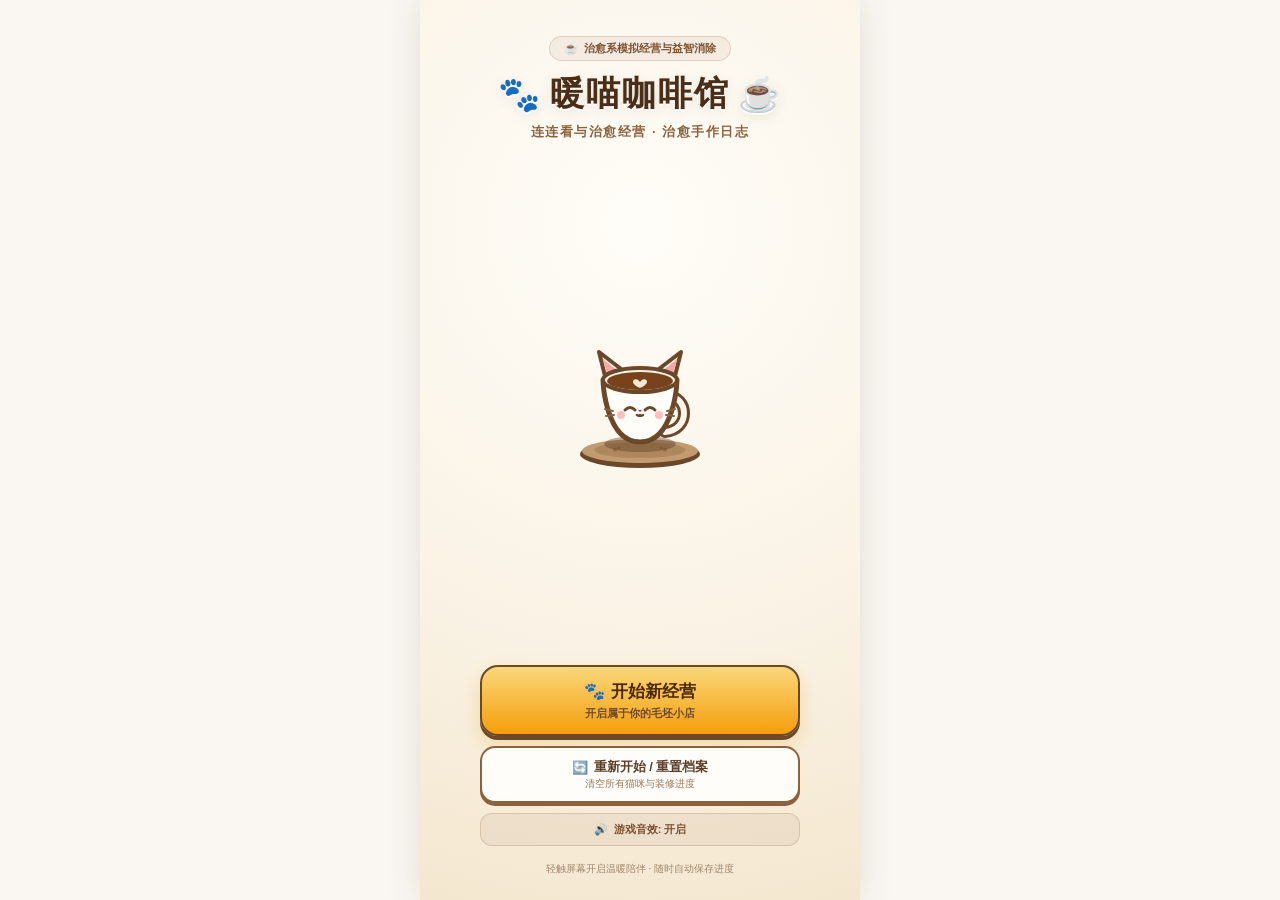
<file: index.html>
<!DOCTYPE html>
<html lang="zh-CN">
<head>
  <meta charset="UTF-8">
  <meta name="viewport" content="width=device-width, initial-scale=1.0, maximum-scale=1.0, user-scalable=no, viewport-fit=cover">
  <title>暖喵咖啡馆 · 连连看与治愈经营</title>
  <style>
    /* -------------------------------------------------------------
       ZERO-DEPENDENCY PURE NATIVE CSS STYLESHEET
       Warm & Healing Japanese Cafe Palette
       100% Inline - Works Completely Offline on Any Mobile Browser
       ------------------------------------------------------------- */
    *, *::before, *::after {
      box-sizing: border-box;
      margin: 0;
      padding: 0;
      -webkit-tap-highlight-color: transparent;
      user-select: none;
      -webkit-user-select: none;
    }

    html, body {
      width: 100%;
      height: 100%;
      min-height: 100dvh;
      background-color: #FAF7F2;
      color: #2C2219;
      font-family: -apple-system, BlinkMacSystemFont, "PingFang SC", "Hiragino Sans GB", "Microsoft YaHei", "Segoe UI", Roboto, "Helvetica Neue", Arial, sans-serif;
      overflow: hidden;
      display: flex;
      justify-content: center;
      align-items: center;
    }

    /* Mobile Container Frame */
    .app-viewport {
      position: relative;
      width: 100%;
      max-width: 440px;
      height: 100dvh;
      max-height: 100dvh;
      background-color: #FAF7F2;
      display: flex;
      flex-direction: column;
      overflow: hidden;
      box-shadow: 0 0 35px rgba(60, 40, 20, 0.12);
    }

    /* ========================================================
       TITLE / SPLASH SCREEN STYLES
       ======================================================== */
    .title-view {
      position: absolute;
      inset: 0;
      width: 100%;
      height: 100dvh;
      background: radial-gradient(circle at 50% 25%, #FFFDF8 0%, #FAF3E6 55%, #F4E7CF 100%);
      display: flex;
      flex-direction: column;
      align-items: center;
      justify-content: space-between;
      padding: 36px 20px 24px;
      z-index: 50;
      overflow: hidden;
      transition: opacity 0.35s ease, transform 0.35s ease;
    }

    .title-view.fade-out {
      opacity: 0;
      transform: scale(0.96);
      pointer-events: none;
    }

    .title-header-col {
      display: flex;
      flex-direction: column;
      align-items: center;
      text-align: center;
      z-index: 2;
    }

    .title-header-badge {
      display: inline-flex;
      align-items: center;
      gap: 6px;
      padding: 4px 14px;
      background: rgba(140, 96, 61, 0.08);
      border: 1px solid rgba(140, 96, 61, 0.2);
      border-radius: 20px;
      font-size: 11px;
      font-weight: 700;
      color: #7D512E;
      margin-bottom: 10px;
    }

    .title-main-heading {
      font-size: 34px;
      font-weight: 900;
      color: #4A2E18;
      letter-spacing: 2px;
      text-shadow: 0 2px 0 rgba(255, 255, 255, 0.8), 0 4px 14px rgba(107, 72, 42, 0.12);
      margin-bottom: 6px;
      display: flex;
      align-items: center;
      justify-content: center;
      gap: 8px;
    }

    .title-sub-heading {
      font-size: 13px;
      font-weight: 700;
      color: #8C623E;
      letter-spacing: 1.5px;
    }

    /* Illustration Container */
    .title-art-wrap {
      position: relative;
      width: 170px;
      height: 170px;
      display: flex;
      align-items: center;
      justify-content: center;
      margin: auto 0;
      animation: cupFloat 3.2s ease-in-out infinite;
    }

    @keyframes cupFloat {
      0%, 100% { transform: translateY(0); }
      50% { transform: translateY(-9px); }
    }

    /* Floating steam and hearts */
    .steam-cloud {
      position: absolute;
      top: 12px;
      font-size: 15px;
      animation: steamRise 2.4s ease-in-out infinite;
      opacity: 0;
      pointer-events: none;
      filter: drop-shadow(0 2px 4px rgba(107,72,42,0.15));
    }
    .steam-cloud.s1 { left: 50px; animation-delay: 0s; }
    .steam-cloud.s2 { left: 78px; animation-delay: 0.8s; font-size: 18px; }
    .steam-cloud.s3 { left: 108px; animation-delay: 1.6s; }

    @keyframes steamRise {
      0% { transform: translateY(8px) scale(0.7); opacity: 0; }
      35% { opacity: 0.8; transform: translateY(-8px) scale(1); }
      100% { transform: translateY(-38px) scale(1.35); opacity: 0; }
    }

    .heart-float {
      position: absolute;
      font-size: 14px;
      animation: heartDrift 3.2s ease-in-out infinite;
      opacity: 0;
      pointer-events: none;
    }
    .heart-float.h1 { top: 32px; right: 16px; animation-delay: 0.4s; }
    .heart-float.h2 { top: 46px; left: 14px; animation-delay: 1.9s; }

    @keyframes heartDrift {
      0% { transform: translateY(0) scale(0.6) rotate(-12deg); opacity: 0; }
      40% { opacity: 0.85; }
      100% { transform: translateY(-32px) scale(1.15) rotate(16deg); opacity: 0; }
    }

    /* Title Buttons Group */
    .title-buttons {
      width: 100%;
      max-width: 320px;
      display: flex;
      flex-direction: column;
      gap: 10px;
      z-index: 2;
    }

    .btn-title-main {
      width: 100%;
      padding: 13px 16px;
      background: linear-gradient(180deg, #FAD77A 0%, #F59E0B 100%);
      border: 2px solid #6B482A;
      border-radius: 18px;
      box-shadow: 0 4px 0 #6B482A, 0 8px 18px rgba(245, 158, 11, 0.28);
      display: flex;
      flex-direction: column;
      align-items: center;
      justify-content: center;
      cursor: pointer;
      transition: transform 0.1s ease, box-shadow 0.1s ease;
    }
    .btn-title-main:active {
      transform: translateY(3px);
      box-shadow: 0 1px 0 #6B482A;
    }
    .btn-title-main-label {
      font-size: 17px;
      font-weight: 900;
      color: #4A2800;
      display: flex;
      align-items: center;
      gap: 6px;
    }
    .btn-title-main-sub {
      font-size: 11px;
      font-weight: 700;
      color: #6B482A;
      margin-top: 3px;
    }

    .btn-title-secondary {
      width: 100%;
      padding: 10px 14px;
      background: #FFFDF9;
      border: 2px solid #8C623E;
      border-radius: 15px;
      box-shadow: 0 3px 0 #8C623E;
      display: flex;
      flex-direction: column;
      align-items: center;
      justify-content: center;
      cursor: pointer;
      transition: transform 0.1s ease, box-shadow 0.1s ease;
    }
    .btn-title-secondary:active {
      transform: translateY(2px);
      box-shadow: 0 1px 0 #8C623E;
    }
    .btn-title-sec-label {
      font-size: 13px;
      font-weight: 800;
      color: #5C3E28;
      display: flex;
      align-items: center;
      gap: 6px;
    }
    .btn-title-sec-sub {
      font-size: 10px;
      color: #9C7856;
      margin-top: 1px;
    }

    .btn-title-subtle {
      width: 100%;
      padding: 8px 12px;
      background: rgba(140, 96, 61, 0.08);
      border: 1px solid rgba(140, 96, 61, 0.22);
      border-radius: 12px;
      font-size: 11px;
      font-weight: 700;
      color: #7D512E;
      cursor: pointer;
      display: flex;
      align-items: center;
      justify-content: center;
      gap: 6px;
    }
    .btn-title-subtle:active {
      background: rgba(140, 96, 61, 0.16);
    }

    .title-footer-note {
      font-size: 10px;
      color: #A3856C;
      text-align: center;
      margin-top: 6px;
    }

    /* Top Status Bar */
    .top-bar {
      height: 50px;
      padding: 0 10px;
      display: flex;
      align-items: center;
      justify-content: space-between;
      background: rgba(250, 247, 242, 0.96);
      border-bottom: 1px solid #E8DEC8;
      flex-shrink: 0;
      z-index: 30;
    }

    .status-group {
      display: flex;
      align-items: center;
      gap: 5px;
    }

    .status-pill {
      display: flex;
      align-items: center;
      gap: 4px;
      background: #FFFDF8;
      border: 1.5px solid #D9CDB8;
      border-radius: 16px;
      padding: 2px 7px;
      height: 28px;
      box-shadow: 0 1px 2px rgba(60, 40, 20, 0.04);
    }

    .status-pill-text {
      display: flex;
      flex-direction: column;
      line-height: 1.05;
    }

    .status-pill-label {
      font-size: 8px;
      color: #8C7561;
      font-weight: 600;
    }

    .status-pill-val {
      font-size: 12px;
      font-weight: 800;
      color: #D97706;
      font-family: ui-monospace, SFMono-Regular, Menlo, Monaco, Consolas, monospace;
    }

    .top-actions {
      display: flex;
      align-items: center;
      gap: 5px;
    }

    .btn-icon-subtle {
      height: 28px;
      padding: 0 8px;
      border-radius: 14px;
      border: 1.5px solid #D9CDB8;
      background: #FFFDF8;
      color: #5C4434;
      font-size: 11px;
      font-weight: 700;
      cursor: pointer;
      display: flex;
      align-items: center;
      justify-content: center;
      gap: 3px;
    }
    .btn-icon-subtle:active {
      background: #EFE8DC;
    }

    /* 连锁分店无尽周转横栏 */
    .branch-switcher-bar {
      display: flex;
      align-items: center;
      justify-content: space-between;
      padding: 6px 10px;
      background: linear-gradient(180deg, #F5EEE1 0%, #EDE2CE 100%);
      border-bottom: 1.5px solid #D9CDB8;
      flex-shrink: 0;
    }

    .branch-nav-btn {
      width: 28px;
      height: 28px;
      border-radius: 8px;
      border: 1.5px solid #6B482A;
      background: #FFFDF8;
      box-shadow: 0 2px 0 #6B482A;
      color: #6B482A;
      font-size: 11px;
      font-weight: 900;
      cursor: pointer;
      display: flex;
      align-items: center;
      justify-content: center;
    }
    .branch-nav-btn:active {
      transform: translateY(1px);
      box-shadow: 0 1px 0 #6B482A;
    }

    .branch-info-col {
      display: flex;
      flex-direction: column;
      align-items: center;
      text-align: center;
      flex: 1;
      padding: 0 6px;
    }

    .branch-title-row {
      display: flex;
      align-items: center;
      gap: 5px;
    }

    .branch-name-text {
      font-size: 13px;
      font-weight: 800;
      color: #4A3323;
    }

    .branch-tag {
      font-size: 9px;
      padding: 1px 5px;
      border-radius: 6px;
      background: #8C603D;
      color: #FFF;
      font-weight: 700;
    }

    .branch-progress-sub {
      font-size: 10px;
      color: #7D634E;
      margin-top: 1px;
    }

    /* 3-Tab Bar */
    .tab-bar {
      display: flex;
      background: #FAF7F2;
      border-bottom: 1px solid #E8DEC8;
      padding: 4px 8px 0;
      gap: 6px;
      flex-shrink: 0;
    }

    .tab-item {
      flex: 1;
      height: 34px;
      border-top-left-radius: 10px;
      border-top-right-radius: 10px;
      border: 1.5px solid transparent;
      border-bottom: none;
      background: transparent;
      color: #8C7561;
      font-size: 11px;
      font-weight: 700;
      display: flex;
      align-items: center;
      justify-content: center;
      gap: 4px;
      cursor: pointer;
      transition: all 0.15s ease;
    }

    .tab-item.active {
      background: #FFFDF8;
      border-color: #D9CDB8;
      color: #4B3322;
      font-weight: 900;
      box-shadow: 0 -2px 6px rgba(60, 40, 20, 0.04);
    }

    /* Scrollable Body Area */
    .body-scroll {
      flex: 1;
      overflow-y: auto;
      overflow-x: hidden;
      padding: 8px 10px 75px;
      display: flex;
      flex-direction: column;
      gap: 10px;
    }

    /* 常驻流浪猫探寻入口 Banner */
    .rescue-cat-banner {
      background: linear-gradient(135deg, #FEF3C7 0%, #FDE68A 100%);
      border: 2px solid #D97706;
      border-radius: 14px;
      padding: 8px 10px;
      box-shadow: 0 3px 0 #B45309;
      display: flex;
      align-items: center;
      justify-content: space-between;
      gap: 8px;
    }

    .rescue-left {
      display: flex;
      align-items: center;
      gap: 8px;
    }

    .rescue-title {
      font-size: 12px;
      font-weight: 800;
      color: #78350F;
    }

    .rescue-sub {
      font-size: 9.5px;
      color: #92400E;
    }

    .btn-rescue {
      padding: 6px 10px;
      background: #D97706;
      color: #FFF;
      border: 1.5px solid #78350F;
      border-radius: 10px;
      box-shadow: 0 2px 0 #78350F;
      font-size: 11px;
      font-weight: 800;
      cursor: pointer;
      white-space: nowrap;
    }
    .btn-rescue:active {
      transform: translateY(1px);
      box-shadow: 0 1px 0 #78350F;
    }

    /* Text Log Window */
    .log-card {
      background: #FFFDF8;
      border: 1.5px solid #D9CDB8;
      border-radius: 14px;
      padding: 8px 10px;
      box-shadow: 0 2px 6px rgba(60, 40, 20, 0.03);
    }

    .log-card-header {
      display: flex;
      align-items: center;
      justify-content: space-between;
      border-bottom: 1px solid #F0E8D8;
      padding-bottom: 5px;
      margin-bottom: 6px;
    }

    .log-title {
      font-size: 11px;
      font-weight: 800;
      color: #5C4434;
      display: flex;
      align-items: center;
      gap: 4px;
    }

    .log-badge {
      display: flex;
      align-items: center;
      gap: 4px;
      font-size: 9px;
      color: #059669;
      background: #ECFDF5;
      padding: 2px 6px;
      border-radius: 10px;
      border: 1px solid #A7F3D0;
    }

    .pulse-dot {
      width: 6px;
      height: 6px;
      border-radius: 50%;
      background: #10B981;
      box-shadow: 0 0 0 rgba(16, 185, 129, 0.4);
      animation: pulse 1.6s infinite;
    }

    @keyframes pulse {
      0% { box-shadow: 0 0 0 0 rgba(16, 185, 129, 0.7); }
      70% { box-shadow: 0 0 0 6px rgba(16, 185, 129, 0); }
      100% { box-shadow: 0 0 0 0 rgba(16, 185, 129, 0); }
    }

    .log-content-box {
      max-height: 85px;
      overflow-y: auto;
      font-size: 10.5px;
      line-height: 1.5;
      color: #6B5544;
      display: flex;
      flex-direction: column;
      gap: 4px;
    }

    .log-entry {
      padding: 3px 6px;
      border-radius: 6px;
      background: #FAF7F2;
      border-left: 3px solid #D9CDB8;
    }

    .log-entry.highlight {
      border-left-color: #D97706;
      background: #FFFBEB;
      color: #92400E;
    }

    /* Module Panels */
    .module-panel {
      display: flex;
      flex-direction: column;
      gap: 8px;
    }

    .panel-header-line {
      display: flex;
      align-items: center;
      justify-content: space-between;
      padding: 0 2px;
    }

    .panel-title {
      font-size: 12px;
      font-weight: 800;
      color: #4B3322;
      display: flex;
      align-items: center;
      gap: 4px;
    }

    .panel-sub {
      font-size: 10px;
      color: #8C7561;
    }

    .card-list {
      display: flex;
      flex-direction: column;
      gap: 7px;
    }

    .content-card {
      background: #FFFDF8;
      border: 1.5px solid #D9CDB8;
      border-radius: 12px;
      padding: 8px 10px;
      display: flex;
      align-items: center;
      justify-content: space-between;
      gap: 8px;
      box-shadow: 0 1px 3px rgba(60, 40, 20, 0.03);
    }

    .card-left {
      display: flex;
      align-items: center;
      gap: 8px;
      flex: 1;
      min-width: 0;
    }

    .card-icon-box {
      width: 38px;
      height: 38px;
      border-radius: 10px;
      background: #F5EFE6;
      border: 1px solid #E2D6C3;
      display: flex;
      align-items: center;
      justify-content: center;
      font-size: 20px;
      flex-shrink: 0;
    }

    .card-text-col {
      display: flex;
      flex-direction: column;
      gap: 1px;
      min-width: 0;
    }

    .card-title-line {
      display: flex;
      align-items: center;
      gap: 6px;
    }

    .card-main-title {
      font-size: 12px;
      font-weight: 800;
      color: #3C2A1E;
      white-space: nowrap;
      overflow: hidden;
      text-overflow: ellipsis;
    }

    .tier-stars {
      color: #F59E0B;
      font-size: 9px;
      letter-spacing: 1px;
    }

    .card-desc {
      font-size: 10px;
      color: #7A6553;
      line-height: 1.3;
    }

    .card-cost-line {
      display: flex;
      align-items: center;
      gap: 6px;
      font-size: 9.5px;
      color: #8C623E;
      margin-top: 2px;
    }

    .cost-badge {
      display: inline-flex;
      align-items: center;
      gap: 2px;
      padding: 1px 5px;
      border-radius: 6px;
      background: #FDF4E7;
      border: 1px solid #F5DEB3;
      font-weight: 700;
      color: #B45309;
    }

    .btn-upgrade {
      padding: 5px 11px;
      background: linear-gradient(180deg, #FAD77A 0%, #F59E0B 100%);
      border: 1.5px solid #6B482A;
      border-radius: 10px;
      box-shadow: 0 2px 0 #6B482A;
      color: #4A2800;
      font-size: 11px;
      font-weight: 900;
      cursor: pointer;
      white-space: nowrap;
    }
    .btn-upgrade:active {
      transform: translateY(1px);
      box-shadow: 0 1px 0 #6B482A;
    }
    .btn-upgrade:disabled {
      opacity: 0.5;
      filter: grayscale(0.5);
      cursor: not-allowed;
      transform: none;
    }

    .btn-pet-disabled {
      opacity: 0.65 !important;
      cursor: not-allowed !important;
      background: #E5E7EB !important;
      border-color: #9CA3AF !important;
      color: #6B7280 !important;
      box-shadow: none !important;
      transform: none !important;
    }

    .cat-mood-row {
      display: flex;
      align-items: center;
      gap: 4px;
      font-size: 9.5px;
      color: #7A6553;
      margin-top: 2px;
    }

    .cat-mood-hearts {
      letter-spacing: 1px;
      font-size: 10px;
    }

    .cat-exp-bar-wrap {
      display: flex;
      align-items: center;
      gap: 5px;
      margin-top: 2px;
      font-size: 8.5px;
      color: #92400E;
    }

    .cat-exp-track {
      flex: 1;
      max-width: 65px;
      height: 4px;
      background: #EADBC8;
      border-radius: 3px;
      overflow: hidden;
    }

    .cat-exp-fill {
      height: 100%;
      background: linear-gradient(90deg, #F59E0B, #EF4444);
      border-radius: 3px;
      transition: width 0.25s ease;
    }

    .tag-max {
      font-size: 10px;
      color: #059669;
      background: #ECFDF5;
      padding: 3px 8px;
      border-radius: 8px;
      border: 1px solid #A7F3D0;
      font-weight: 800;
      white-space: nowrap;
    }

    /* 分店竣工解锁/转生 Banner */
    .branch-action-banner {
      background: linear-gradient(135deg, #ECFDF5 0%, #D1FAE5 100%);
      border: 2px solid #059669;
      border-radius: 14px;
      padding: 8px 12px;
      display: flex;
      align-items: center;
      justify-content: space-between;
      margin-bottom: 6px;
    }
    .branch-action-text {
      font-size: 11px;
      font-weight: 800;
      color: #065F46;
    }
    .btn-open-branch {
      padding: 6px 12px;
      background: #059669;
      color: #FFF;
      border: 1.5px solid #064E3B;
      border-radius: 10px;
      box-shadow: 0 2px 0 #064E3B;
      font-size: 11px;
      font-weight: 900;
      cursor: pointer;
    }

    /* Fixed Bottom Action Bar */
    .action-footer {
      position: absolute;
      bottom: 0;
      left: 0;
      right: 0;
      height: 64px;
      background: rgba(250, 247, 242, 0.98);
      border-top: 1.5px solid #E8DEC8;
      display: flex;
      align-items: center;
      justify-content: center;
      padding: 8px 14px;
      z-index: 30;
      box-shadow: 0 -4px 12px rgba(60, 40, 20, 0.05);
    }

    .btn-big-procure {
      width: 100%;
      height: 48px;
      background: linear-gradient(180deg, #FAD77A 0%, #F59E0B 100%);
      border: 2px solid #6B482A;
      border-radius: 16px;
      box-shadow: 0 3px 0 #6B482A, 0 6px 12px rgba(245, 158, 11, 0.2);
      color: #4A2800;
      font-size: 14px;
      font-weight: 900;
      display: flex;
      align-items: center;
      justify-content: center;
      gap: 8px;
      cursor: pointer;
      transition: transform 0.1s ease;
    }
    .btn-big-procure:active {
      transform: translateY(2px);
      box-shadow: 0 1px 0 #6B482A;
    }

    .level-badge-inner {
      background: #FFFDF8;
      border: 1.5px solid #6B482A;
      border-radius: 10px;
      padding: 2px 8px;
      font-size: 11px;
      font-weight: 800;
      color: #6B482A;
      margin-left: 4px;
    }

    /* ========================================================
       PUZZLE VIEW STYLES
       ======================================================== */
    .puzzle-view {
      position: absolute;
      inset: 0;
      width: 100%;
      height: 100dvh;
      background-color: #FAF7F2;
      display: flex;
      flex-direction: column;
      z-index: 40;
      overflow: hidden;
    }

    .puzzle-header {
      height: 48px;
      padding: 0 10px;
      display: flex;
      align-items: center;
      justify-content: space-between;
      background: rgba(250, 247, 242, 0.96);
      border-bottom: 1px solid #E8DEC8;
      flex-shrink: 0;
    }

    .btn-back {
      height: 32px;
      padding: 0 10px;
      border-radius: 12px;
      border: 2px solid #6B482A;
      background: #FFFDF8;
      box-shadow: 0 2px 0 #6B482A;
      color: #6B482A;
      font-size: 11px;
      font-weight: 900;
      display: flex;
      align-items: center;
      gap: 4px;
      cursor: pointer;
    }
    .btn-back:active {
      transform: translateY(1px);
      box-shadow: 0 1px 0 #6B482A;
    }

    .puzzle-level-info {
      display: flex;
      flex-direction: column;
      align-items: center;
    }

    .level-title-row {
      display: flex;
      align-items: center;
      gap: 4px;
    }

    .puzzle-title-text {
      font-size: 13px;
      font-weight: 900;
      color: #4A3323;
    }

    .puzzle-mode-tag {
      font-size: 8.5px;
      padding: 1px 4px;
      border-radius: 4px;
      background: #F59E0B;
      color: #FFF;
      font-weight: 800;
    }

    .puzzle-progress-text {
      font-size: 9.5px;
      color: #8C7561;
      display: flex;
      align-items: center;
      gap: 3px;
    }

    .progress-pill {
      font-family: ui-monospace, monospace;
      font-weight: 800;
      color: #D97706;
    }

    .clock-container {
      display: flex;
      align-items: center;
      gap: 4px;
      background: #FFFDF8;
      border: 2px solid #6B482A;
      border-radius: 12px;
      padding: 0 8px;
      height: 32px;
      box-shadow: 0 2px 0 #6B482A;
      font-family: ui-monospace, monospace;
      font-size: 13px;
      font-weight: 900;
      color: #D97706;
    }

    .clock-container.warning {
      color: #DC2626;
      border-color: #DC2626;
      box-shadow: 0 2px 0 #DC2626;
      animation: clockShake 0.5s ease-in-out infinite;
    }

    @keyframes clockShake {
      0%, 100% { transform: scale(1); }
      50% { transform: scale(1.04); }
    }

    /* Power-ups Bar */
    .powerups-bar {
      height: 44px;
      padding: 0 10px;
      display: flex;
      align-items: center;
      justify-content: center;
      gap: 12px;
      background: #FAF7F2;
      border-bottom: 1px solid #E8DEC8;
      flex-shrink: 0;
    }

    .powerup-btn {
      flex: 1;
      max-width: 105px;
      height: 32px;
      border-radius: 12px;
      border: 2px solid #6B482A;
      background: #FFFDF8;
      box-shadow: 0 2px 0 #6B482A;
      display: flex;
      align-items: center;
      justify-content: center;
      gap: 5px;
      font-size: 10.5px;
      font-weight: 800;
      color: #5A381E;
      cursor: pointer;
      position: relative;
    }
    .powerup-btn:active {
      transform: translateY(1px);
      box-shadow: 0 1px 0 #6B482A;
    }

    .powerup-badge {
      font-size: 9px;
      background: #F59E0B;
      color: #FFF;
      border-radius: 6px;
      padding: 0 3px;
      font-weight: 900;
    }

    /* Main Board (>70% screen) */
    .board-center-area {
      flex: 1;
      display: flex;
      align-items: center;
      justify-content: center;
      padding: 8px 6px;
      position: relative;
      overflow: hidden;
      background: radial-gradient(circle at center, #FFFDF8 0%, #FAF7F2 80%);
    }

    #particleCanvas {
      position: absolute;
      inset: 0;
      width: 100%;
      height: 100%;
      pointer-events: none;
      z-index: 20;
    }

    .board-frame {
      position: relative;
      background: #EDE2CD;
      border: 2px solid #6B482A;
      border-radius: 14px;
      box-shadow: 0 4px 0 #6B482A, inset 0 2px 6px rgba(0,0,0,0.06);
      padding: 3px;
      display: flex;
      align-items: center;
      justify-content: center;
    }

    .tiles-wrapper {
      position: relative;
      background: #F7F0E1;
      border-radius: 10px;
    }

    .tile-cell {
      position: absolute;
      display: flex;
      align-items: center;
      justify-content: center;
      border-radius: 8px;
      border: 1.5px solid #6B482A;
      background: #FFFDF8;
      box-shadow: 0 2px 0 #6B482A;
      cursor: pointer;
      font-size: 20px;
      transition: transform 0.08s ease, background 0.08s ease;
      touch-action: manipulation;
    }

    .tile-cell:active {
      transform: scale(0.92);
    }

    .tile-cell.selected {
      background: #FEF3C7;
      border-color: #D97706;
      box-shadow: 0 2px 0 #B45309, 0 0 0 2px #F59E0B;
      animation: selectWiggle 0.25s ease-in-out;
    }

    @keyframes selectWiggle {
      0%, 100% { transform: rotate(0deg) scale(1.05); }
      30% { transform: rotate(-5deg) scale(1.08); }
      70% { transform: rotate(5deg) scale(1.08); }
    }

    .tile-cell.hinted {
      animation: hintPulse 0.8s ease-in-out infinite alternate;
      border-color: #10B981;
      box-shadow: 0 0 0 2.5px #10B981, 0 2px 0 #059669;
    }

    @keyframes hintPulse {
      0% { transform: scale(1); background: #FFFDF8; }
      100% { transform: scale(1.08); background: #D1FAE5; }
    }

    .tile-cell.frozen {
      background: #E0F2FE;
      border-color: #0284C7;
    }
    .tile-cell.frozen::after {
      content: '❄️';
      position: absolute;
      font-size: 9px;
      top: 1px;
      right: 1px;
    }

    .tile-cell.obstacle {
      background: #D9CDB8;
      border-color: #6B482A;
      cursor: not-allowed;
      box-shadow: inset 0 2px 4px rgba(0,0,0,0.15);
    }

    /* Bottom Puzzle Footer */
    .puzzle-footer {
      height: 48px;
      padding: 0 10px;
      display: flex;
      align-items: center;
      gap: 10px;
      background: rgba(250, 247, 242, 0.96);
      border-top: 1px solid #E8DEC8;
      flex-shrink: 0;
    }

    .progress-track-outer {
      flex: 1;
      height: 24px;
      background: #FFFDF8;
      border: 2px solid #6B482A;
      border-radius: 12px;
      padding: 2px;
      box-shadow: 0 2px 0 #6B482A;
      display: flex;
      align-items: center;
    }
    .progress-track-inner {
      width: 100%;
      height: 100%;
      background: #E8DCBF;
      border-radius: 8px;
      overflow: hidden;
      padding: 1px;
    }
    .progress-fill-bar {
      height: 100%;
      background: linear-gradient(90deg, #A5D67D, #86C852);
      border-radius: 6px;
      transition: width 0.3s ease;
    }
    .score-badge {
      padding: 0 10px;
      height: 30px;
      border-radius: 12px;
      background: #FFFDF8;
      border: 2px solid #6B482A;
      box-shadow: 0 2px 0 #6B482A;
      display: flex;
      align-items: center;
      justify-content: center;
      font-size: 11px;
      font-weight: 900;
      font-family: ui-monospace, monospace;
      color: #5A381E;
      flex-shrink: 0;
    }

    /* Modals */
    .modal-backdrop {
      position: fixed;
      inset: 0;
      background: rgba(0,0,0,0.72);
      display: flex;
      align-items: center;
      justify-content: center;
      padding: 14px;
      z-index: 100;
      backdrop-filter: blur(4px);
      -webkit-backdrop-filter: blur(4px);
    }
    .modal-box {
      width: 100%;
      max-width: 350px;
      background: #FFFDF8;
      border: 2px solid #6B482A;
      border-radius: 20px;
      box-shadow: 0 10px 25px rgba(0,0,0,0.3);
      padding: 18px 16px;
      text-align: center;
      animation: modalPop 0.2s cubic-bezier(0.175, 0.885, 0.32, 1.275);
    }
    @keyframes modalPop {
      from { transform: scale(0.9); opacity: 0; }
      to { transform: scale(1); opacity: 1; }
    }

    .level-select-tabs {
      display: flex;
      flex-wrap: wrap;
      gap: 4px;
      padding: 6px 0;
      border-bottom: 1px solid #E8DEC8;
    }
    .level-tab-btn {
      padding: 3px 6px;
      border-radius: 6px;
      border: 1px solid #D9CDB8;
      background: #FAF4EB;
      font-size: 10px;
      font-weight: 600;
      color: #5C4434;
      cursor: pointer;
    }
    .level-tab-btn.active {
      background: #8C603D;
      color: #FFF;
      border-color: #8C603D;
    }
    .level-select-grid {
      display: grid;
      grid-template-columns: repeat(5, 1fr);
      gap: 5px;
      max-height: 220px;
      overflow-y: auto;
      padding: 8px 0;
    }
    .level-grid-item {
      padding: 6px 2px;
      border-radius: 8px;
      background: #FAF4EB;
      border: 1px solid #D9CDB8;
      color: #5C4434;
      font-size: 10px;
      font-weight: 700;
      display: flex;
      flex-direction: column;
      align-items: center;
      cursor: pointer;
    }
    .level-grid-item.cleared {
      background: #ECFDF5;
      border-color: #A7F3D0;
      color: #065F46;
    }
    .level-grid-item.current {
      background: #FEF3C7;
      border-color: #F59E0B;
      color: #92400E;
      box-shadow: 0 0 0 1px #F59E0B;
    }

    .hidden {
      display: none !important;
    }
  </style>
</head>
<body>

  <!-- Single Mobile App Viewport Container -->
  <div class="app-viewport">

    <!-- ======================================================== -->
    <!-- VIEW 0: 【开始游戏封面页】(Title / Splash Screen)        -->
    <!-- ======================================================== -->
    <div id="viewTitle" class="title-view">
      <!-- Top header branding -->
      <div class="title-header-col">
        <div class="title-header-badge">
          <span>☕</span> 治愈系模拟经营与益智消除
        </div>
        <h1 class="title-main-heading">
          <span>🐾</span> 暖喵咖啡馆 <span>☕</span>
        </h1>
        <p class="title-sub-heading">连连看与治愈经营 · 治愈手作日志</p>
      </div>

      <!-- Center Art Illustration: Pure SVG Cat-Ear Coffee Cup with rising steam -->
      <div class="title-art-wrap">
        <div class="steam-cloud s1">☁️</div>
        <div class="steam-cloud s2">💨</div>
        <div class="steam-cloud s3">☁️</div>
        <div class="heart-float h1">💖</div>
        <div class="heart-float h2">✨</div>

        <svg width="150" height="150" viewBox="0 0 150 150" fill="none" xmlns="http://www.w3.org/2000/svg">
          <!-- Wooden Saucer -->
          <ellipse cx="75" cy="126" rx="60" ry="14" fill="#6B482A" />
          <ellipse cx="75" cy="123" rx="58" ry="12" fill="#C49B71" />
          <ellipse cx="75" cy="122" rx="46" ry="8" fill="#AF875E" />
          <circle cx="50" cy="122" r="2" fill="#8C603D" opacity="0.6"/>
          <circle cx="54" cy="120" r="1.5" fill="#8C603D" opacity="0.6"/>
          <circle cx="100" cy="122" r="2" fill="#8C603D" opacity="0.6"/>
          <circle cx="96" cy="120" r="1.5" fill="#8C603D" opacity="0.6"/>

          <!-- Shadow under cup -->
          <ellipse cx="75" cy="116" rx="36" ry="8" fill="#5A3A1E" opacity="0.4" />

          <!-- Cup Handle -->
          <path d="M102 68 C 124 68, 126 102, 100 104" stroke="#6B482A" stroke-width="12" stroke-linecap="round" fill="none"/>
          <path d="M102 68 C 124 68, 126 102, 100 104" stroke="#FFF7ED" stroke-width="6" stroke-linecap="round" fill="none"/>

          <!-- Left Cat Ear -->
          <path d="M42 56 L34 24 L60 44 Z" fill="#FFF7ED" stroke="#6B482A" stroke-width="4" stroke-linejoin="round"/>
          <path d="M43 50 L38 31 L54 44 Z" fill="#FCA5A5"/>

          <!-- Right Cat Ear -->
          <path d="M108 56 L116 24 L90 44 Z" fill="#FFF7ED" stroke="#6B482A" stroke-width="4" stroke-linejoin="round"/>
          <path d="M107 50 L112 31 L96 44 Z" fill="#FCA5A5"/>

          <!-- Cup Body -->
          <path d="M38 52 C38 52, 40 114, 75 114 C110 114, 112 52, 112 52 Z" fill="#FFFDF8" stroke="#6B482A" stroke-width="5" stroke-linejoin="round"/>

          <!-- Cup Rim Oval -->
          <ellipse cx="75" cy="52" rx="37" ry="12" fill="#FFF7ED" stroke="#6B482A" stroke-width="4"/>
          <!-- Coffee Liquid -->
          <ellipse cx="75" cy="53" rx="33" ry="9" fill="#78421A"/>
          <!-- Latte Foam Heart Art -->
          <path d="M75 54 C72 50, 68 51, 68 54 C68 57, 75 60, 75 60 C75 60, 82 57, 82 54 C82 51, 78 50, 75 54 Z" fill="#FFFBEB" opacity="0.9"/>

          <!-- Smiling Cat Face on Cup -->
          <path d="M60 82 Q 65 77 70 82" stroke="#6B482A" stroke-width="3" stroke-linecap="round" fill="none"/>
          <path d="M80 82 Q 85 77 90 82" stroke="#6B482A" stroke-width="3" stroke-linecap="round" fill="none"/>
          <circle cx="56" cy="87" r="4" fill="#FCA5A5" opacity="0.7"/>
          <circle cx="94" cy="87" r="4" fill="#FCA5A5" opacity="0.7"/>
          <polygon points="75,84 73,82 77,82" fill="#E11D48"/>
          <path d="M72 87 Q 75 89 75 86 Q 75 89 78 87" stroke="#6B482A" stroke-width="2.5" stroke-linecap="round" fill="none"/>
          <!-- Whiskers -->
          <line x1="48" y1="83" x2="40" y2="81" stroke="#8C623E" stroke-width="2" stroke-linecap="round"/>
          <line x1="49" y1="87" x2="41" y2="88" stroke="#8C623E" stroke-width="2" stroke-linecap="round"/>
          <line x1="102" y1="83" x2="110" y2="81" stroke="#8C623E" stroke-width="2" stroke-linecap="round"/>
          <line x1="101" y1="87" x2="109" y2="88" stroke="#8C623E" stroke-width="2" stroke-linecap="round"/>
        </svg>
      </div>

      <!-- Action Buttons Stack -->
      <div class="title-buttons">
        <button id="btnTitleStart" class="btn-title-main">
          <div class="btn-title-main-label">
            <span id="titleStartBtnIcon">🐾</span>
            <span id="titleStartBtnText">开始新经营</span>
          </div>
          <div id="titleStartBtnSub" class="btn-title-main-sub">开启属于你的毛坯小店</div>
        </button>

        <button id="btnTitleReset" class="btn-title-secondary">
          <div class="btn-title-sec-label">
            <span>🔄</span>
            <span>重新开始 / 重置档案</span>
          </div>
          <div class="btn-title-sec-sub">清空所有猫咪与装修进度</div>
        </button>

        <button id="btnTitleToggleSound" class="btn-title-subtle">
          <span id="titleSoundIcon">🔊</span>
          <span id="titleSoundText">游戏音效: 开启</span>
        </button>

        <div class="title-footer-note">
          轻触屏幕开启温暖陪伴 · 随时自动保存进度
        </div>
      </div>
    </div>

    <!-- ======================================================== -->
    <!-- VIEW 1: 【主页 · 连锁猫咪咖啡馆】(无限分店/家具升阶/收容盲盒) -->
    <!-- ======================================================== -->
    <div id="viewJournal" class="app-viewport hidden" style="box-shadow: none;">
      <!-- Top Currency Bar -->
      <header class="top-bar">
        <div class="status-group">
          <!-- 星光灵感 -->
          <div class="status-pill">
            <span style="font-size: 12px;">⭐</span>
            <div class="status-pill-text">
              <span class="status-pill-label">星光灵感</span>
              <span id="headerStars" class="status-pill-val">0</span>
            </div>
          </div>
          <!-- 营业金币 -->
          <div class="status-pill">
            <span style="font-size: 12px;">🪙</span>
            <div class="status-pill-text">
              <span class="status-pill-label">营业金币</span>
              <span id="headerCoins" class="status-pill-val">0</span>
            </div>
          </div>
          <!-- 旗下猫咪数 -->
          <div class="status-pill">
            <span style="font-size: 11px;">🐾</span>
            <span id="headerCats" class="status-pill-val" style="color: #5C4434;">0 只</span>
          </div>
        </div>

        <div class="top-actions">
          <button id="btnBackToTitle" class="btn-icon-subtle" title="返回游戏封面页">🏠 封面</button>
          <button id="btnLevelSelect" class="btn-icon-subtle">选关</button>
          <button id="btnToggleSoundJournal" class="btn-icon-subtle" style="width: 30px; padding: 0;">🔊</button>
        </div>
      </header>

      <!-- 连锁分店无尽周转切换栏 -->
      <div class="branch-switcher-bar">
        <button id="btnPrevBranch" onclick="navigateBranch(-1)" class="branch-nav-btn">◀</button>
        <div class="branch-info-col">
          <div class="branch-title-row">
            <span id="branchIcon" style="font-size: 14px;">🪵</span>
            <span id="branchTitle" class="branch-name-text">分店 1: 老街·暖阳木质猫咖</span>
            <span id="branchTag" class="branch-tag">原木质朴</span>
          </div>
          <div id="branchProgressSub" class="branch-progress-sub">施工竣工度: 0% (0/5)</div>
        </div>
        <button id="btnNextBranch" onclick="navigateBranch(1)" class="branch-nav-btn">▶</button>
      </div>

      <!-- 3 Module Navigation Tabs -->
      <nav class="tab-bar">
        <button id="tabBtnRenovate" onclick="switchJournalTab('renovate')" class="tab-item active">
          <span>🔨</span><span>多阶装修</span>
        </button>
        <button id="tabBtnCats" onclick="switchJournalTab('cats')" class="tab-item">
          <span>🐾</span><span>猫咪家园 (<span id="tabCatCount">0</span>)</span>
        </button>
        <button id="tabBtnDrinks" onclick="switchJournalTab('drinks')" class="tab-item">
          <span>☕</span><span>饮品研发</span>
        </button>
      </nav>

      <!-- Scrollable Main Body Area -->
      <main class="body-scroll">

        <!-- 常驻流浪猫探寻盲盒入口 (无尽星星消耗出口) -->
        <section class="rescue-cat-banner">
          <div class="rescue-left">
            <span style="font-size: 22px;">🚪</span>
            <div>
              <div class="rescue-title">后巷探寻 · 收容流浪猫</div>
              <div class="rescue-sub">偶遇程序化生成的流浪名猫，数量上不封顶！</div>
            </div>
          </div>
          <button onclick="rescueAlleyCat()" class="btn-rescue">
            🐾 探寻 (3 ⭐)
          </button>
        </section>

        <!-- Live Narrative Text Window -->
        <section class="log-card">
          <div class="log-card-header">
            <div class="log-title">
              <span>📖</span>
              <span id="journalBranchTitle">咖啡馆随笔 · 营业手记</span>
            </div>
            <div class="log-badge">
              <span class="pulse-dot"></span>
              <span id="passiveRateBadge">+0 币/分</span>
            </div>
          </div>
          <div id="journalLogsContainer" class="log-content-box"></div>
        </section>

        <!-- SUB-TAB 1: 分店家具多阶升星系统 -->
        <div id="panelRenovate" class="module-panel">
          <!-- Branch Rebirth / Unlock Next Alert (shown when 100% completed) -->
          <div id="branchUnlockBanner" class="branch-action-banner hidden">
            <div class="branch-action-text">
              ✨ 本店所有设施已全部达到典藏级！
            </div>
            <button id="btnActionBranch" onclick="unlockNextBranchOrRebirth()" class="btn-open-branch">
              解锁新分店 🚀
            </button>
          </div>

          <div class="panel-header-line">
            <div class="panel-title">
              <span>🪑</span> 本店核心设施多阶升星
            </div>
            <span id="branchUpgradeSummary" class="panel-sub">总星阶: 0 / 15 ⭐</span>
          </div>
          <div id="facilityCardsContainer" class="card-list"></div>
        </div>

        <!-- SUB-TAB 2: 猫咪家园 (无尽收容、羁绊互动) -->
        <div id="panelCats" class="module-panel hidden">
          <div class="panel-header-line">
            <div class="panel-title">
              <span>🐾</span> 已收容的猫咪名录 (点击互动增加羁绊)
            </div>
            <span id="catTotalText" class="panel-sub">共 0 只猫咪</span>
          </div>
          <div id="catCardsContainer" class="card-list"></div>
        </div>

        <!-- SUB-TAB 3: 饮品研发与收银机 -->
        <div id="panelDrinks" class="module-panel hidden">
          <!-- Cash Register Idle Box -->
          <div class="content-card" style="background: linear-gradient(135deg, #FFFDF9, #FAF3E8); border-color: #D9CDB8;">
            <div class="card-left">
              <span style="font-size: 20px;">💰</span>
              <div class="card-text-col">
                <div class="card-main-title">全店收银机 · 离线营收</div>
                <div class="card-desc">
                  累积金币: <span id="cashRegisterAmount" style="font-weight: 700; color: #D97706; font-family: ui-monospace, monospace;">0</span> 🪙
                  <span id="cashRateText" style="font-size: 9px; color: #A38E7A; margin-left: 4px;">(+0 币/分)</span>
                </div>
              </div>
            </div>
            <button onclick="collectCashRegister()" class="btn-upgrade" style="padding: 4px 10px;">提取</button>
          </div>

          <div class="panel-header-line">
            <div class="panel-title">
              <span>☕</span> 全连锁统一饮品研发
            </div>
            <span id="drinksProgressText" class="panel-sub">已研发 0 / 6</span>
          </div>
          <div id="drinksCardsContainer" class="card-list"></div>
        </div>

      </main>

      <!-- Bottom Fixed Action Bar -->
      <footer class="action-footer">
        <button id="btnStartProcure" class="btn-big-procure">
          <span style="font-size: 16px;">🐾</span>
          <span>前往采购食材 (赚取⭐与🪙)</span>
          <span id="journalLevelBadge" class="level-badge-inner">第 1 关</span>
          <span style="font-size: 11px;">▶</span>
        </button>
      </footer>
    </div>

    <!-- ======================================================== -->
    <!-- VIEW 2: 【关卡页 · 连连看】(100+程序化关卡，自适应棋盘)      -->
    <!-- ======================================================== -->
    <div id="viewPuzzle" class="puzzle-view hidden">
      <!-- Top Puzzle Header -->
      <header class="puzzle-header">
        <button id="btnBackToJournal" class="btn-back">
          <span>⬅</span>
          <span>返回</span>
        </button>

        <div class="puzzle-level-info">
          <div class="level-title-row">
            <span id="puzzleLevelTitle" class="puzzle-title-text">第 1 关</span>
            <span id="modeBadge" class="puzzle-mode-tag">限时</span>
          </div>
          <div class="puzzle-progress-text">
            <span>剩余配对:</span>
            <span id="pairProgress" class="progress-pill">0 / 12</span>
          </div>
        </div>

        <div style="display: flex; align-items: center; gap: 6px;">
          <div id="clockBox" class="clock-container">
            <span id="timerText">01:30</span>
          </div>
          <button id="btnToggleSoundPuzzle" class="btn-icon-subtle" style="width: 32px; height: 36px; border-radius: 12px; border: 2px solid #6B482A; box-shadow: 0 2px 0 #6B482A; padding: 0;">🔊</button>
        </div>
      </header>

      <!-- Power-ups Bar -->
      <div class="powerups-bar">
        <button id="btnHint" class="powerup-btn">
          <span>💡</span>
          <span>提示</span>
          <span id="badgeHint" class="powerup-badge">x3</span>
        </button>
        <button id="btnShuffle" class="powerup-btn">
          <span>🔄</span>
          <span>重排</span>
          <span id="badgeShuffle" class="powerup-badge">x2</span>
        </button>
        <button id="btnFreeze" class="powerup-btn">
          <span>⏳</span>
          <span id="freezeText">加时/步</span>
          <span id="badgeFreeze" class="powerup-badge">x1</span>
        </button>
      </div>

      <!-- Main Board (>70% Screen Area, Adaptive Center Coordinates) -->
      <main id="boardContainer" class="board-center-area">
        <canvas id="particleCanvas"></canvas>
        <div id="boardInner" class="board-frame">
          <div id="tilesWrapper" class="tiles-wrapper"></div>
        </div>
      </main>

      <!-- Bottom Progress Bar -->
      <footer class="puzzle-footer">
        <div class="progress-track-outer">
          <div class="progress-track-inner">
            <div id="clearanceBar" class="progress-fill-bar" style="width: 4%;"></div>
          </div>
        </div>
        <div class="score-badge">
          <span id="scoreText">得分: 0</span>
        </div>
      </footer>
    </div>

    <!-- RESET CONFIRMATION MODAL -->
    <div id="modalResetConfirm" class="modal-backdrop hidden">
      <div class="modal-box">
        <div style="font-size: 38px; margin-bottom: 4px;">🏚️ 🐱</div>
        <h3 style="font-size: 16px; font-weight: 900; color: #5A381E; margin-bottom: 6px;">确定要重新开店吗？</h3>
        <p style="font-size: 12px; color: #8C623E; line-height: 1.6; margin-bottom: 16px;">
          确定要清空所有猫咪和装修进度重新开店吗？<br>
          <span style="color: #DC2626; font-weight: 800;">此操作将永久抹除现有存档，无法撤销！</span>
        </p>
        <div style="display: flex; gap: 8px;">
          <button id="btnCancelReset" class="btn-back" style="flex: 1; height: 38px; justify-content: center; font-size: 12px;">
            再想想
          </button>
          <button id="btnConfirmReset" class="btn-upgrade" style="flex: 1; height: 38px; background: #EF4444; border-color: #991B1B; color: #FFF; font-size: 12px;">
            确认重置清空
          </button>
        </div>
      </div>
    </div>

    <!-- VICTORY MODAL -->
    <div id="modalVictory" class="modal-backdrop hidden">
      <div class="modal-box">
        <span style="font-size: 34px; display: inline-block;">🎉</span>
        <h2 style="font-size: 17px; font-weight: 900; color: #5A381E; margin-top: 4px;">食材采购大获全胜！🐾</h2>
        <div style="font-size: 20px; margin: 6px 0; color: #F59E0B;">⭐⭐⭐</div>
        <p style="font-size: 11px; color: #8C623E; margin-bottom: 12px;">新鲜原料安全入库，为咖啡馆赢得了丰厚灵感与金币！</p>

        <div style="display: flex; justify-content: center; gap: 14px; background: #FAF5EE; border: 1px solid rgba(107,72,42,0.15); border-radius: 12px; padding: 10px; margin-bottom: 14px;">
          <div style="font-family: ui-monospace, monospace; font-weight: 900; color: #D97706; font-size: 12px;">
            <span>⭐</span> <span id="vicStarsEarned">+3 星光灵感</span>
          </div>
          <div style="font-family: ui-monospace, monospace; font-weight: 900; color: #D97706; font-size: 12px;">
            <span>🪙</span> <span id="vicCoinsEarned">+120 营业金币</span>
          </div>
        </div>

        <div style="display: flex; flex-direction: column; gap: 8px;">
          <button id="btnNextLevel" class="btn-upgrade" style="width: 100%; height: 40px; font-size: 13px;">
            继续挑战下一关 🐾
          </button>
          <button id="btnBackToJournalFromVic" class="btn-back" style="width: 100%; height: 36px; justify-content: center; font-size: 11px;">
            返回咖啡馆建设 📖
          </button>
        </div>
      </div>
    </div>

    <!-- LEVEL SELECT MODAL (100+ & Endless Support) -->
    <div id="modalLevelSelect" class="modal-backdrop hidden">
      <div class="modal-box" style="max-height: 85vh; display: flex; flex-direction: column;">
        <div style="display: flex; align-items: center; justify-content: space-between; border-bottom: 1px solid #E8DEC8; padding-bottom: 6px;">
          <h3 style="font-size: 13px; font-weight: 900; color: #5A381E; display: flex; align-items: center; gap: 5px;">
            <span>🗺️</span> 关卡库 (支持 100+ 无尽关卡)
          </h3>
          <button onclick="document.getElementById('modalLevelSelect').classList.add('hidden')" style="width: 26px; height: 26px; border-radius: 50%; border: 1px solid #D9CDB8; background: #FAF4EB; color: #6B482A; font-size: 11px; cursor: pointer;">✕</button>
        </div>

        <!-- Pagination tabs -->
        <div class="level-select-tabs" id="levelRangeTabs"></div>

        <!-- Jump to level bar -->
        <div style="display: flex; align-items: center; gap: 6px; padding: 6px 0;">
          <input type="number" id="inputCustomLevel" min="1" max="999" placeholder="关卡号 (1-999)" style="flex: 1; height: 28px; padding: 0 8px; border-radius: 6px; border: 1px solid #D9CDB8; font-size: 11px; background: #FFFDF9; outline: none;">
          <button onclick="jumpToCustomLevel()" class="btn-upgrade" style="padding: 4px 10px; font-size: 10px;">前往</button>
        </div>

        <!-- Grid -->
        <div id="levelSelectList" class="level-select-grid"></div>
      </div>
    </div>

  </div>

  <script>
    // ========================================================
    // ZERO-DEPENDENCY PURE JAVASCRIPT ENGINE
    // - Robust LocalStorage Save / Pure Initial State Architecture
    // - Dedicated Title / Splash Screen with Floating Cat Cup
    // - Endless Chain Branches System (Theme Switching & Rebirth)
    // - Multi-Tier Facility Upgrades (Lv.1 to Lv.3 Stars)
    // - Alley Stray Cat Gacha & Infinite Adoption
    // - Procedural LianLianKan (100+ Levels, Deadlock Reshuffle)
    // ========================================================

    // --- 1. Web Audio Synthesizer ---
    class SoundManager {
      constructor() { this.ctx = null; this.enabled = true; }
      getCtx() {
        if (!this.ctx) {
          const AC = window.AudioContext || window.webkitAudioContext;
          if (AC) this.ctx = new AC();
        }
        if (this.ctx && this.ctx.state === 'suspended') this.ctx.resume();
        return this.ctx;
      }
      playSelect() {
        if (!this.enabled) return;
        const c = this.getCtx(); if (!c) return;
        const o = c.createOscillator(), g = c.createGain();
        o.type = 'sine'; o.frequency.setValueAtTime(540, c.currentTime);
        o.frequency.exponentialRampToValueAtTime(880, c.currentTime + 0.05);
        g.gain.setValueAtTime(0.12, c.currentTime);
        g.gain.exponentialRampToValueAtTime(0.001, c.currentTime + 0.05);
        o.connect(g); g.connect(c.destination);
        o.start(); o.stop(c.currentTime + 0.06);
      }
      playMatch() {
        if (!this.enabled) return;
        const c = this.getCtx(); if (!c) return;
        [523.25, 659.25, 783.99, 1046.5].forEach((freq, i) => {
          const o = c.createOscillator(), g = c.createGain();
          o.type = 'triangle'; o.frequency.value = freq;
          const t = c.currentTime + i * 0.04;
          g.gain.setValueAtTime(0.1, t);
          g.gain.exponentialRampToValueAtTime(0.001, t + 0.12);
          o.connect(g); g.connect(c.destination);
          o.start(t); o.stop(t + 0.14);
        });
      }
      playError() {
        if (!this.enabled) return;
        const c = this.getCtx(); if (!c) return;
        const o = c.createOscillator(), g = c.createGain();
        o.type = 'sawtooth'; o.frequency.setValueAtTime(200, c.currentTime);
        o.frequency.linearRampToValueAtTime(140, c.currentTime + 0.12);
        g.gain.setValueAtTime(0.08, c.currentTime);
        g.gain.exponentialRampToValueAtTime(0.001, c.currentTime + 0.12);
        o.connect(g); g.connect(c.destination);
        o.start(); o.stop(c.currentTime + 0.13);
      }
      playVictory() {
        if (!this.enabled) return;
        const c = this.getCtx(); if (!c) return;
        const notes = [523.25, 659.25, 783.99, 1046.5, 1318.5];
        notes.forEach((f, idx) => {
          const o = c.createOscillator(), g = c.createGain();
          o.type = 'sine'; o.frequency.value = f;
          const t = c.currentTime + idx * 0.07;
          g.gain.setValueAtTime(0.15, t);
          g.gain.exponentialRampToValueAtTime(0.001, t + 0.35);
          o.connect(g); g.connect(c.destination);
          o.start(t); o.stop(t + 0.38);
        });
      }
      playMeow(pitch = 600) {
        if (!this.enabled) return;
        const c = this.getCtx(); if (!c) return;
        const o = c.createOscillator(), g = c.createGain();
        o.type = 'sine';
        o.frequency.setValueAtTime(pitch, c.currentTime);
        o.frequency.exponentialRampToValueAtTime(pitch * 1.35, c.currentTime + 0.12);
        o.frequency.exponentialRampToValueAtTime(pitch * 0.9, c.currentTime + 0.28);
        g.gain.setValueAtTime(0.14, c.currentTime);
        g.gain.exponentialRampToValueAtTime(0.001, c.currentTime + 0.3);
        o.connect(g); g.connect(c.destination);
        o.start(); o.stop(c.currentTime + 0.32);
      }
    }
    const sound = new SoundManager();

    // Trigger container vibration if available
    function triggerHaptic(style = 'light') {
      try {
        if (window.xhs && typeof window.xhs.vibrateShort === 'function') {
          window.xhs.vibrateShort({ style });
        } else if (navigator.vibrate) {
          navigator.vibrate(style === 'heavy' ? 40 : 15);
        }
      } catch(e) {}
    }

    // --- 2. Base Themes Pool for Endless Chain Branches ---
    const BASE_THEMES = [
      {
        id: 'theme_wood',
        namePrefix: '老街·暖阳木质猫咖',
        icon: '🪵',
        tag: '原木质朴',
        facilities: [
          {
            key: 'floor',
            name: '胡桃木地板',
            icon: '🪵',
            tiers: [
              { name: '简易松木条', desc: '打扫旧水泥，铺上散发松木香的基础地板', costStars: 1, costCoins: 60 },
              { name: '胡桃木实木板', desc: '深色哑光涂层，耐磨防滑，脚步声温润柔和', costStars: 3, costCoins: 200 },
              { name: '鱼骨实木地热拼贴', desc: '手工严丝拼贴，冬日自带地暖，猫咪整天贴地躺', costStars: 6, costCoins: 500 }
            ]
          },
          {
            key: 'bar',
            name: '吧台操作台',
            icon: '☕',
            tiers: [
              { name: '简易原木板工作台', desc: '基础实木台面，内置单孔洗槽', costStars: 1, costCoins: 90 },
              { name: '磨砂胡桃木一体吧台', desc: '边缘手工打磨倒圆角，手感细腻厚实', costStars: 3, costCoins: 260 },
              { name: '黄铜收边典藏水吧台', desc: '古典黄铜包边与暖黄内嵌灯带，香气袅袅', costStars: 6, costCoins: 650 }
            ]
          },
          {
            key: 'grinder',
            name: '咖啡磨豆萃取',
            icon: '⚙️',
            tiers: [
              { name: '复古手摇铸铁磨', desc: '纯手工慢磨细摇，坚果油脂初绽', costStars: 2, costCoins: 140 },
              { name: '平刀商用电动磨豆机', desc: '64mm平刀温控研磨，风味萃取倍增', costStars: 4, costCoins: 380 },
              { name: '双头蒸汽意式怪兽机', desc: '双锅炉连续出杯，整条老街都弥漫浓醇香气', costStars: 8, costCoins: 900 }
            ]
          },
          {
            key: 'sofa',
            name: '窗边客座沙发',
            icon: '🛋️',
            tiers: [
              { name: '原木亚麻单人位', desc: '简单透气，适合午后独自发呆', costStars: 2, costCoins: 160 },
              { name: '焦糖灯芯绒双人软座', desc: '高弹海绵承托，陷进去就不想起来', costStars: 4, costCoins: 420 },
              { name: '鹅绒复古大转角沙发', desc: '尊享宽厚鹅绒包覆，猫咪客人共同依偎', costStars: 8, costCoins: 1000 }
            ]
          },
          {
            key: 'cattree',
            name: '通顶活动猫爬架',
            icon: '🏰',
            tiers: [
              { name: '剑麻抓柱与单层平台', desc: '天然原麻抓柱，满足基础磨爪需求', costStars: 2, costCoins: 180 },
              { name: '多层云朵太空舱爬架', desc: '全透明悬空亚克力碗，从底下看粉嫩肉垫', costStars: 5, costCoins: 480 },
              { name: '室内森林通顶猫城堡', desc: '跨墙悬空吊桥与云端瞭望塔，猫咪全场巡视', costStars: 8, costCoins: 1200 }
            ]
          }
        ]
      },
      {
        id: 'theme_ocean',
        namePrefix: '海滨·夏日微风猫咖',
        icon: '🌊',
        tag: '白蓝海风',
        facilities: [
          {
            key: 'floor',
            name: '海风木甲板',
            icon: '⚓',
            tiers: [
              { name: '防潮白漆木甲板', desc: '淡淡海蓝色水洗纹理，清凉怡人', costStars: 2, costCoins: 120 },
              { name: '海洋渐变耐磨地板', desc: '仿佛踏上海浪波光，赤足触感舒适', costStars: 4, costCoins: 320 },
              { name: '贝壳晶石漫步栈道', desc: '镶嵌纯天然海贝碎晶，阳光下波光粼粼', costStars: 7, costCoins: 750 }
            ]
          },
          {
            key: 'bar',
            name: '浮木贝壳吧台',
            icon: '🍹',
            tiers: [
              { name: '漂流木拼接水吧', desc: '粗粝海洋漂流木手工组装，质朴自然', costStars: 2, costCoins: 150 },
              { name: '蓝白环形贝壳操作台', desc: '镶嵌海玻璃与白贝壳，清新唯美', costStars: 4, costCoins: 390 },
              { name: '全景珊瑚透光艺术水吧', desc: '内置微型活体水族箱，透出幽蓝光影', costStars: 7, costCoins: 850 }
            ]
          },
          {
            key: 'grinder',
            name: '冷萃冰滴萃取塔',
            icon: '🧊',
            tiers: [
              { name: '双柱荷兰木架冰滴', desc: '一秒一滴缓慢凝结纯净咖啡风味', costStars: 3, costCoins: 200 },
              { name: '多联阀精准冷萃系统', desc: '持续萃取海洋果酸冷萃拼配', costStars: 5, costCoins: 480 },
              { name: '液氮极速锁鲜冷萃舱', desc: '瞬间封存热带水果花香香气', costStars: 8, costCoins: 1100 }
            ]
          },
          {
            key: 'sofa',
            name: '露天遮阳帆布椅',
            icon: '🏖️',
            tiers: [
              { name: '蓝白条纹折叠沙滩椅', desc: '清爽透气，尽享海风抚面', costStars: 2, costCoins: 150 },
              { name: '编织藤条半包围吊床', desc: '悬空轻轻摇晃，猫咪在肚皮上呼噜', costStars: 5, costCoins: 450 },
              { name: '全景海景圆形日光大软塌', desc: '可容纳多只猫咪一起享受暖阳日光浴', costStars: 8, costCoins: 1150 }
            ]
          },
          {
            key: 'cattree',
            name: '海浪栈桥猫爬架',
            icon: '⛵',
            tiers: [
              { name: '原木船舵瞭望台', desc: '水手风木桩配以纯棉麻绳', costStars: 3, costCoins: 220 },
              { name: '帆船绳梯攀爬网络', desc: '悬空跳网如桅杆航行，锻炼猫咪身手', costStars: 5, costCoins: 520 },
              { name: '飞跃海浪悬空浮桥', desc: '从天花板横跨全店的通顶灯塔乐园', costStars: 8, costCoins: 1300 }
            ]
          }
        ]
      },
      {
        id: 'theme_forest',
        namePrefix: '森林·绿意树屋猫咖',
        icon: '🌿',
        tag: '自然树屋',
        facilities: [
          {
            key: 'floor',
            name: '原生态年轮木桩地',
            icon: '🪵',
            tiers: [
              { name: '碎石与松针铺面', desc: '野性森林初印象，脚踏松软芬芳', costStars: 2, costCoins: 140 },
              { name: '年轮原木整切地砖', desc: '保留树木自然年轮，质朴沉静', costStars: 4, costCoins: 360 },
              { name: '恒湿活体苔藓玻璃地板', desc: '透过强化玻璃可见下方青翠微观苔藓森林', costStars: 7, costCoins: 800 }
            ]
          },
          {
            key: 'bar',
            name: '百年古树桩吧台',
            icon: '🍵',
            tiers: [
              { name: '苔藓树桩原始桌面', desc: '保留天然树皮与青翠苔藓边', costStars: 2, costCoins: 180 },
              { name: '香樟古木整体打磨台', desc: '散发古朴木香，纹理如行云流水', costStars: 5, costCoins: 460 },
              { name: '垂藤飞瀑活水生态吧', desc: '水流沿着岩壁潺潺流下，小猫追逐小鱼游动', costStars: 8, costCoins: 1050 }
            ]
          },
          {
            key: 'grinder',
            name: '炭火慢焙萃取器',
            icon: '🔥',
            tiers: [
              { name: '柴烧铁网慢摇烘焙', desc: '木柴燃烧的烟熏焦糖风味', costStars: 3, costCoins: 240 },
              { name: '红外炭火恒温烘焙机', desc: '精准锁定每一颗原产地风味豆', costStars: 5, costCoins: 550 },
              { name: '古法石磨慢速冷萃组', desc: '缓慢研磨不发热，保留纯正野莓果香', costStars: 8, costCoins: 1250 }
            ]
          },
          {
            key: 'sofa',
            name: '藤蔓秋千吊椅',
            icon: '🪑',
            tiers: [
              { name: '麻绳实木秋千板', desc: '挂在粗壮树枝上，荡漾午后惬意', costStars: 3, costCoins: 210 },
              { name: '鸟巢包裹式编织吊椅', desc: '如同沉浸在温暖鸟巢中，安稳静谧', costStars: 5, costCoins: 510 },
              { name: '悬浮树屋软绵大座舱', desc: '嵌在巨木深处，厚实软垫与阳光相伴', costStars: 9, costCoins: 1280 }
            ]
          },
          {
            key: 'cattree',
            name: '参天巨木栖息架',
            icon: '🌳',
            tiers: [
              { name: '原生树丫攀爬架', desc: '顺着天然枝干上下跳跃', costStars: 3, costCoins: 260 },
              { name: '跨墙悬空树屋通道', desc: '猫咪在树洞与空中管道自如穿梭', costStars: 6, costCoins: 600 },
              { name: '森林神木全景巨型乐园', desc: '延伸至天花板的森林乐园，枝头挂满猫咪美梦', costStars: 9, costCoins: 1400 }
            ]
          }
        ]
      },
      {
        id: 'theme_jazz',
        namePrefix: '深夜·复古爵士猫咖',
        icon: '🎷',
        tag: '微醺爵士',
        facilities: [
          {
            key: 'floor',
            name: '黑白爵士地砖',
            icon: '♟️',
            tiers: [
              { name: '黑白哑光石拼砖', desc: '经典黑白拼花，优雅复古', costStars: 2, costCoins: 180 },
              { name: '菱形大理石金线地板', desc: '微光下折射低调奢华的金线', costStars: 5, costCoins: 420 },
              { name: '微醺胡桃木拼黑胶纹', desc: '木纹如唱片同心圆，猫爪踩踏轻盈生姿', costStars: 8, costCoins: 950 }
            ]
          },
          {
            key: 'bar',
            name: '黑胶唱片吧台',
            icon: '🍸',
            tiers: [
              { name: '复古胶木黄铜吧台', desc: '黄铜脚踏与暖黄酒保灯', costStars: 3, costCoins: 220 },
              { name: '黑胶唱片手工压制台', desc: '台面封入经典老唱片，极具年代感', costStars: 5, costCoins: 520 },
              { name: '流光律动波形水吧', desc: '随着爵士旋律轻轻泛起微光的夜市吧台', costStars: 8, costCoins: 1200 }
            ]
          },
          {
            key: 'grinder',
            name: '古董留声萃取组',
            icon: '📻',
            tiers: [
              { name: '手摇铜喇叭唱机磨豆', desc: '旋转把手，黑胶沙沙流淌', costStars: 3, costCoins: 260 },
              { name: '双声道电子管咖啡机', desc: '真空管散发橙红暖光，深烘咖啡回甘悠长', costStars: 6, costCoins: 600 },
              { name: '传奇爵士母盘原音萃取塔', desc: '醇厚坚果与微醺朗姆香交融无界', costStars: 9, costCoins: 1350 }
            ]
          },
          {
            key: 'sofa',
            name: '深红丝绒卡座',
            icon: '🛋️',
            tiers: [
              { name: '墨绿拉扣复古单人椅', desc: '深沉优雅，坐感极佳', costStars: 3, costCoins: 240 },
              { name: '勃艮第红丝绒双人长椅', desc: '垂顺丝绒，深邃迷离', costStars: 6, costCoins: 560 },
              { name: '爵士环形沉浸包厢', desc: '弧形围合，小猫窝在丝绒靠垫上打呼噜', costStars: 9, costCoins: 1380 }
            ]
          },
          {
            key: 'cattree',
            name: '琴键五线谱猫道',
            icon: '🎹',
            tiers: [
              { name: '黑白琴键墙面跳板', desc: '猫咪每踩一步宛如敲击音符', costStars: 3, costCoins: 280 },
              { name: '萨克斯螺旋攀爬柱', desc: '金属光泽螺旋上升，造型别致', costStars: 6, costCoins: 650 },
              { name: '空中五线谱夜光云道', desc: '黑夜中点亮音符，猫咪在五线谱上漫步如舞者', costStars: 9, costCoins: 1500 }
            ]
          }
        ]
      }
    ];

    // --- 3. Generative Stray Cat Pool (Alley Gacha) ---
    const CAT_BREEDS = [
      { breed: '中华田园橘猫', icon: '🐱', colors: ['金黄虎斑', '浅橘白', '纯暖橘'] },
      { breed: '招财三花猫', icon: '🐈', colors: ['黑白橙三色', '玳瑁浅花', '水墨三花'] },
      { breed: '绅士奶牛猫', icon: '🐾', colors: ['黑白对称', '白手套黑背', '小八字脸'] },
      { breed: '神秘玄猫', icon: '🐈‍⬛', colors: ['纯曜石黑', '黑墨泛金', '乌木光泽'] },
      { breed: '富贵金渐层', icon: '✨', colors: ['亮金底绒', '蜜糖金毛', '浅香槟色'] },
      { breed: '优雅布偶猫', icon: '👑', colors: ['海双色', '蓝手套', '丁香重点色'] },
      { breed: '机灵狸花猫', icon: '🐯', colors: ['深褐条纹', '野性虎斑', '黄腹狸花'] },
      { breed: '慵懒银渐层', icon: '☁️', colors: ['浅银白毛', '黑眼线银背', '雪白渐变'] }
    ];

    const CAT_NAMES = [
      '奶黄包', '小碎花', '奥利奥', '玄夜', '发财', '棉花糖', '狮子王', '旺财',
      '芋泥', '麻团', '汤圆', '抹茶', '豆包', '拿铁', '摩卡', '雪球', '煤球',
      '元宝', '布丁', '曲奇', '肉桂', '泡芙', '大福', '年糕', '饭团'
    ];

    const CAT_PERSONALITIES = [
      '贪吃的', '黏人的', '高冷的', '活泼好动的', '呼噜震天的',
      '踩奶狂魔', '好奇心爆棚的', '喜欢晒太阳的', '温顺乖巧的', '傲娇霸道的'
    ];

    const RESCUE_SCENARIOS = [
      '在便利店后门雨棚下，发现了一只正在躲雨探头的小猫，用一小包冻干顺利将它接回了店里！',
      '在老街旧书店的窗台上，一只晒着太阳打呼噜的流浪猫主动蹭了蹭你的手腕，跟着你回了家！',
      '在巷子尽头的花坛旁，听到一声细软的喵呜，拨开叶片发现了一只毛茸茸的小家伙！',
      '在咖啡烘焙坊门口的咖啡麻袋上，发现了一只蜷成毛球睡得正香的流浪猫，轻轻抱回了分店！',
      '在小桥流水边的青石板路上，一只优雅漫步的猫咪和你对视了五秒，然后哒哒哒跑向你！'
    ];

    // --- 4. 20-Emoji Theme Pool for LianLianKan ---
    const THEME_ICONS_20 = [
      '☕', '🍰', '🍩', '🥐', '🥛', '🐾', '🧇', '🥞', '🧋', '🧁',
      '🍪', '🍮', '🍫', '🍓', '🥪', '🍋', '🍒', '🍯', '🍵', '🥨'
    ];

    // --- 5. Procedural Level Formula (100+ Endless) ---
    function generateLevelConfig(level) {
      let rows, cols;
      if (level <= 3) { rows = 4; cols = 6; }
      else if (level <= 8) { rows = 6; cols = 6; }
      else if (level <= 15) { rows = 8; cols = 6; }
      else if (level <= 25) { rows = 8; cols = 8; }
      else if (level <= 40) { rows = 10; cols = 8; }
      else {
        if (level % 2 === 0) { rows = 12; cols = 8; }
        else { rows = 10; cols = 8; }
      }

      let totalSlots = rows * cols;
      if (totalSlots % 2 !== 0) cols += 1;
      totalSlots = rows * cols;

      const pairs = totalSlots / 2;
      const iconTypes = Math.min(20, Math.max(4, Math.floor(4 + level * 0.45)));

      let obstacleCount = 0;
      if (level >= 8) {
        obstacleCount = Math.min(6, Math.floor((level - 7) / 4) * 2);
      }

      let frozenCount = 0;
      if (level >= 12) {
        frozenCount = Math.min(8, Math.floor((level - 10) / 3) * 2);
      }

      const isMovesMode = (level >= 15 && level % 5 === 0);
      const mode = isMovesMode ? 'moves' : 'time';

      let timeLimit = 0;
      let movesLimit = 0;
      if (mode === 'time') {
        const baseTime = Math.round(pairs * 4.2);
        const penalty = Math.min(baseTime * 0.45, (level - 1) * 1.5);
        timeLimit = Math.max(30, Math.round(baseTime - penalty));
      } else {
        const extraMoves = Math.max(6, Math.round(pairs * 0.5 - (level * 0.2)));
        movesLimit = pairs + extraMoves;
      }

      const starsReward = 3;
      const coinsReward = 60 + level * 15;

      const titles = ['初探烘焙', '浓缩油脂', '打发奶泡', '花式拉花', '冷萃滴滤', '私房甜点', '夏日冰调', '深夜暖饮'];
      const title = '关卡 ' + level + ' · ' + titles[(level - 1) % titles.length];

      return {
        level, title, rows, cols, pairs, iconTypes,
        obstacleCount, frozenCount, mode, timeLimit, movesLimit,
        starsReward, coinsReward
      };
    }

    // --- 6. Unified Drinks Menu ---
    const DRINK_MENU = [
      { id: 'drink_pourover', name: '耶加雪菲手冲单品', icon: '☕', level: 1, costCoins: 80, passiveCoinRate: 4, bonusCoinPerLevel: 10, desc: '花香与明亮柑橘调，手冲咖啡入门经典' },
      { id: 'drink_americano', name: '经典冰美式', icon: '🧊', level: 0, costCoins: 200, passiveCoinRate: 7, bonusCoinPerLevel: 15, desc: '深烘拼配浓缩与纯净冰水，醒脑必备' },
      { id: 'drink_latte', name: '丝绒浓郁拿铁', icon: '🥛', level: 0, costCoins: 400, passiveCoinRate: 11, bonusCoinPerLevel: 25, desc: '细腻微奶泡与坚果醇香交织，口感顺滑' },
      { id: 'drink_macchiato', name: '焦糖玛奇朵', icon: '🍯', level: 0, costCoins: 700, passiveCoinRate: 16, bonusCoinPerLevel: 35, desc: '香草风味糖浆覆以手淋海盐焦糖网格' },
      { id: 'drink_matcha', name: '宇治抹茶鲜奶', icon: '🍵', level: 0, costCoins: 1000, passiveCoinRate: 24, bonusCoinPerLevel: 50, desc: '石臼研磨纯抹茶，茶香清冽回甘悠长' },
      { id: 'drink_cocoa_paw', name: '猫爪棉花糖热可可', icon: '🍫', level: 0, costCoins: 1500, passiveCoinRate: 35, bonusCoinPerLevel: 75, desc: '法芙娜可可融化，漂浮手作Q弹猫爪棉花糖' }
    ];

    // --- 7. Pure Initial State Factory & Save/Load System ---
    // Strict Clean Out-of-the-box Default State
    const STORAGE_KEY = 'cat_cafe_save_v1';

    function createPureInitialState() {
      return {
        level: 1,
        maxClearedLevel: 0,
        stars: 0,
        coins: 0,
        cashRegister: 0,
        currentBranchIndex: 0,
        branches: [
          {
            id: 'branch_1',
            themeIndex: 0,
            name: '老街·暖阳木质猫咖',
            icon: '🪵',
            tag: '原木质朴',
            prestige: 0,
            facilityTiers: { floor: 0, bar: 0, grinder: 0, sofa: 0, cattree: 0 },
            unlocked: true,
            logs: [
              '【08:00】铺面刚刚租下，空荡荡的地板上积着一层薄灰。门缝外有一只流浪小橘猫探头探脑。'
            ]
          }
        ],
        adoptedCats: [],
        unlockedDrinks: []
      };
    }

    // Active App State Variables
    let currentLevel = 1;
    let maxClearedLevel = 0;
    let stars = 0;
    let coins = 0;
    let cashRegister = 0;
    let currentBranchIndex = 0;
    let branches = [];
    let adoptedCats = [];
    let unlockedDrinks = new Set();
    let currentTab = 'renovate';
    let currentLevelRange = 1;

    // Check if player has real save progress
    function hasExistingSave() {
      try {
        const raw = localStorage.getItem(STORAGE_KEY);
        if (!raw) return false;
        const p = JSON.parse(raw);
        if (!p) return false;
        const hasLevelProg = (typeof p.maxClearedLevel === 'number' && p.maxClearedLevel > 0) || (typeof p.level === 'number' && p.level > 1);
        const hasCats = Array.isArray(p.adoptedCats) && p.adoptedCats.length > 0;
        const hasDecor = Array.isArray(p.branches) && p.branches.some(b => Object.values(b.facilityTiers || {}).some(t => t > 0));
        const hasRes = (p.stars && p.stars > 0) || (p.coins && p.coins > 0);
        return hasLevelProg || hasCats || hasDecor || hasRes;
      } catch(e) {
        return false;
      }
    }

    function getSaveSummaryText() {
      try {
        const raw = localStorage.getItem(STORAGE_KEY);
        if (!raw) return '';
        const p = JSON.parse(raw);
        const lvl = (typeof p.maxClearedLevel === 'number' && p.maxClearedLevel > 0) ? p.maxClearedLevel : (p.level || 1);
        const cats = Array.isArray(p.adoptedCats) ? p.adoptedCats.length : 0;
        return '已营业至第 ' + lvl + ' 关 · 已收容 ' + cats + ' 只猫咪';
      } catch(e) {
        return '';
      }
    }

    function saveGame() {
      try {
        const payload = {
          level: currentLevel,
          maxClearedLevel,
          stars,
          coins,
          cashRegister,
          currentBranchIndex,
          branches,
          adoptedCats,
          unlockedDrinks: Array.from(unlockedDrinks),
          timestamp: Date.now()
        };
        const str = JSON.stringify(payload);
        localStorage.setItem(STORAGE_KEY, str);
        if (window.xhs && typeof window.xhs.setStorage === 'function') {
          window.xhs.setStorage({ key: STORAGE_KEY, data: str });
        }
      } catch(e) {
        console.error('Failed to save state:', e);
      }
    }
    const saveState = saveGame; // alias

    function loadGame() {
      const pure = createPureInitialState();
      try {
        const raw = localStorage.getItem(STORAGE_KEY);
        if (raw) {
          const p = JSON.parse(raw);
          if (p && typeof p === 'object') {
            currentLevel = typeof p.level === 'number' ? Math.max(1, p.level) : 1;
            maxClearedLevel = typeof p.maxClearedLevel === 'number' ? p.maxClearedLevel : 0;
            stars = typeof p.stars === 'number' ? p.stars : 0;
            coins = typeof p.coins === 'number' ? p.coins : 0;
            cashRegister = typeof p.cashRegister === 'number' ? p.cashRegister : 0;
            currentBranchIndex = typeof p.currentBranchIndex === 'number' ? p.currentBranchIndex : 0;
            branches = (Array.isArray(p.branches) && p.branches.length > 0) ? p.branches : pure.branches;
            adoptedCats = (Array.isArray(p.adoptedCats) ? p.adoptedCats : []).map(cat => ({
              ...cat,
              affinity: typeof cat.affinity === 'number' ? Math.min(10, Math.max(1, cat.affinity)) : 1,
              affinityExp: typeof cat.affinityExp === 'number' ? cat.affinityExp : 0,
              mood: typeof cat.mood === 'number' ? Math.min(3, Math.max(0, cat.mood)) : 3,
              maxMood: 3,
              lastPetTime: typeof cat.lastPetTime === 'number' ? cat.lastPetTime : 0,
              lastMoodRegenTime: typeof cat.lastMoodRegenTime === 'number' ? cat.lastMoodRegenTime : Date.now()
            }));
            unlockedDrinks = new Set(Array.isArray(p.unlockedDrinks) ? p.unlockedDrinks : []);
            return true;
          }
        }
      } catch(e) {
        console.error('Failed to parse save:', e);
      }

      // Initialize with pristine clean default
      currentLevel = pure.level;
      maxClearedLevel = pure.maxClearedLevel;
      stars = pure.stars;
      coins = pure.coins;
      cashRegister = pure.cashRegister;
      currentBranchIndex = pure.currentBranchIndex;
      branches = pure.branches;
      adoptedCats = pure.adoptedCats;
      unlockedDrinks = new Set(pure.unlockedDrinks);
      return false;
    }

    function resetGame() {
      try {
        localStorage.removeItem(STORAGE_KEY);
        if (window.xhs && typeof window.xhs.removeStorage === 'function') {
          window.xhs.removeStorage({ key: STORAGE_KEY });
        }
      } catch(e) {}

      const pure = createPureInitialState();
      currentLevel = pure.level;
      maxClearedLevel = pure.maxClearedLevel;
      stars = pure.stars;
      coins = pure.coins;
      cashRegister = pure.cashRegister;
      currentBranchIndex = pure.currentBranchIndex;
      branches = pure.branches;
      adoptedCats = pure.adoptedCats;
      unlockedDrinks = new Set(pure.unlockedDrinks);
      saveGame();
      renderTitleScreen();
    }

    // Helper: Get active branch & theme definition
    function getActiveBranch() {
      if (!branches || branches.length === 0) {
        branches = createPureInitialState().branches;
      }
      if (currentBranchIndex >= branches.length) currentBranchIndex = branches.length - 1;
      return branches[currentBranchIndex];
    }

    function getBranchTheme(branch) {
      const idx = (branch.themeIndex || 0) % BASE_THEMES.length;
      return BASE_THEMES[idx];
    }

    // Passive Coin Generation (every 10s)
    setInterval(() => {
      let baseRate = 0;
      DRINK_MENU.forEach(d => {
        if (unlockedDrinks.has(d.id)) baseRate += d.passiveCoinRate;
      });
      let totalPrestige = 0;
      branches.forEach(b => { totalPrestige += (b.prestige || 0); });
      const mult = 1 + totalPrestige * 0.25;
      const effectiveRate = Math.ceil(baseRate * mult);

      if (effectiveRate > 0) {
        cashRegister += Math.ceil(effectiveRate / 6);
        updateCashRegisterDisplay(effectiveRate);
      }
    }, 10000);

    function updateCashRegisterDisplay(rate = null) {
      const el = document.getElementById('cashRegisterAmount');
      if (el) el.innerText = cashRegister;
      if (rate === null) {
        let baseRate = 0;
        DRINK_MENU.forEach(d => { if (unlockedDrinks.has(d.id)) baseRate += d.passiveCoinRate; });
        let totalPrestige = 0;
        branches.forEach(b => { totalPrestige += (b.prestige || 0); });
        rate = Math.ceil(baseRate * (1 + totalPrestige * 0.25));
      }
      const rateEl = document.getElementById('passiveRateBadge');
      if (rateEl) rateEl.innerText = '+' + rate + ' 币/分';
      const cRate = document.getElementById('cashRateText');
      if (cRate) cRate.innerText = '(+' + rate + ' 币/分)';
    }

    function collectCashRegister() {
      if (cashRegister <= 0) return;
      coins += cashRegister;
      const collected = cashRegister;
      cashRegister = 0;
      sound.playVictory();
      triggerHaptic('medium');
      const timeStr = new Date().toLocaleTimeString('zh-CN', { hour: '2-digit', minute: '2-digit' });
      const b = getActiveBranch();
      b.logs.push('【' + timeStr + ' 提取】从收银机提取了 ' + collected + ' 营业金币 🪙');
      saveGame();
      renderJournal();
    }

    // --- 8. Navigation & Branch Swapping ---
    function navigateBranch(delta) {
      const nextIdx = currentBranchIndex + delta;
      if (nextIdx >= 0 && nextIdx < branches.length) {
        currentBranchIndex = nextIdx;
        sound.playSelect();
        triggerHaptic('light');
        saveGame();
        renderJournal();
      }
    }

    function switchJournalTab(tab) {
      currentTab = tab;
      ['renovate', 'cats', 'drinks'].forEach(t => {
        const btn = document.getElementById('tabBtn' + t.charAt(0).toUpperCase() + t.slice(1));
        const panel = document.getElementById('panel' + t.charAt(0).toUpperCase() + t.slice(1));
        if (btn) btn.classList.toggle('active', t === tab);
        if (panel) panel.classList.toggle('hidden', t !== tab);
      });
      sound.playSelect();
      triggerHaptic('light');
    }

    // --- 9. Alley Stray Cat Adoption (Endless Gacha) ---
    // --- Cat Mood, Cooldown & Affinity EXP Rules ---
    const AFFINITY_MAX_LEVEL = 10;
    const AFFINITY_EXP_TABLE = [0, 3, 5, 8, 12, 18, 25, 35, 48, 65];
    function getRequiredExp(level) {
      return AFFINITY_EXP_TABLE[level] || 80;
    }

    function updateCatMood(cat) {
      const now = Date.now();
      const maxM = cat.maxMood || 3;
      if (typeof cat.mood !== 'number') cat.mood = maxM;
      if (cat.mood < maxM) {
        const elapsed = now - (cat.lastMoodRegenTime || now);
        const recovered = Math.floor(elapsed / 60000);
        if (recovered > 0) {
          cat.mood = Math.min(maxM, cat.mood + recovered);
          cat.lastMoodRegenTime = now - (elapsed % 60000);
        }
      } else {
        cat.lastMoodRegenTime = now;
      }
    }

    function rescueAlleyCat() {
      if (stars < 3) {
        alert('后巷探寻需要 3 颗 ⭐ 星光灵感！先去通关连连看获取吧！');
        return;
      }
      stars -= 3;

      const breedObj = CAT_BREEDS[Math.floor(Math.random() * CAT_BREEDS.length)];
      const color = breedObj.colors[Math.floor(Math.random() * breedObj.colors.length)];
      const name = CAT_NAMES[Math.floor(Math.random() * CAT_NAMES.length)];
      const personality = CAT_PERSONALITIES[Math.floor(Math.random() * CAT_PERSONALITIES.length)];
      const story = RESCUE_SCENARIOS[Math.floor(Math.random() * RESCUE_SCENARIOS.length)];

      const newCat = {
        id: 'cat_' + Date.now() + '_' + Math.random().toString(36).substr(2, 4),
        name,
        breed: breedObj.breed,
        color,
        personality,
        icon: breedObj.icon,
        affinity: 1,
        affinityExp: 0,
        mood: 3,
        maxMood: 3,
        lastPetTime: 0,
        lastMoodRegenTime: Date.now(),
        branchId: getActiveBranch().id,
        story
      };

      adoptedCats.unshift(newCat);
      sound.playMeow(640);
      triggerHaptic('heavy');
      setTimeout(() => sound.playVictory(), 200);

      const timeStr = new Date().toLocaleTimeString('zh-CN', { hour: '2-digit', minute: '2-digit' });
      getActiveBranch().logs.push('【' + timeStr + ' 奇遇】收容了新猫咪「' + personality + name + '」(' + breedObj.breed + ')！' + story);

      saveGame();
      renderJournal();
      switchJournalTab('cats');
      alert('🎉 成功收容流浪名猫「' + personality + name + '」！欢迎加入猫咪大家庭！');
    }

    function petAdoptedCat(catId) {
      const cat = adoptedCats.find(c => c.id === catId);
      if (!cat) return;

      updateCatMood(cat);
      const now = Date.now();

      // 1. Anti-spam 5-second cooldown check
      const cdRemaining = Math.max(0, Math.ceil(((cat.lastPetTime || 0) + 5000 - now) / 1000));
      if (cdRemaining > 0) {
        alert('「' + cat.name + '」正在惬意地回味刚才的抚摸呢，请稍等 ' + cdRemaining + ' 秒～');
        return;
      }

      // 2. Mood check (0 mood = sleeping)
      if (cat.mood <= 0) {
        alert('「' + cat.name + '」困得打哈欠啦！通关连连看采购鲜食犒劳，或等待休息即可唤醒它～');
        return;
      }

      // 3. Consume 1 mood
      cat.mood -= 1;
      cat.lastPetTime = now;
      cat.lastMoodRegenTime = now;

      // 4. Balanced economy: strictly 5~10 coins per pet
      const coinReward = 5 + Math.min(5, Math.floor((cat.affinity || 1) / 2));
      coins += coinReward;

      // 5. Affinity EXP progression
      const isCrit = Math.random() < 0.15;
      const expGain = isCrit ? 2 : 1;
      cat.affinityExp = (cat.affinityExp || 0) + expGain;

      let leveledUp = false;
      const currentLvl = cat.affinity || 1;
      if (currentLvl < AFFINITY_MAX_LEVEL) {
        const needExp = getRequiredExp(currentLvl);
        if (cat.affinityExp >= needExp) {
          cat.affinity = currentLvl + 1;
          cat.affinityExp = 0;
          leveledUp = true;
        }
      }

      sound.playMeow(680 + Math.random() * 120);
      triggerHaptic('light');

      const timeStr = new Date().toLocaleTimeString('zh-CN', { hour: '2-digit', minute: '2-digit' });
      const branch = getActiveBranch();

      if (leveledUp) {
        sound.playVictory();
        triggerHaptic('heavy');
        branch.logs.push('【' + timeStr + ' 💖羁绊升阶】与「' + cat.name + '」的羁绊提升至 Lv.' + cat.affinity + '！猫咪更加依赖你了！');
      } else {
        const quotes = [
          '「' + cat.name + '」舒服地打着呼噜，用湿漉漉的鼻子蹭了蹭你的手背。',
          '「' + cat.name + '」在阳光下翻开肚皮，前爪有节奏地起伏踩奶。',
          '「' + cat.name + '」舔了舔你的指尖，眼神里满是依赖与温柔。'
        ];
        const q = quotes[Math.floor(Math.random() * quotes.length)];
        const critText = isCrit ? ' (心花怒放! 经验+2)' : ' (经验+1)';
        branch.logs.push('【' + timeStr + ' 互动】' + q + critText + ' (+' + coinReward + ' 🪙)');
      }

      if (cat.mood === 0) {
        branch.logs.push('【' + timeStr + ' 💤午睡】「' + cat.name + '」舒服地打了个哈欠，跳上猫爬架呼呼大睡了，暂时不想被打扰。(通关连连看或休息后恢复)');
      }

      saveGame();
      renderJournal();
    }

    // --- 10. Multi-Tier Facility Upgrades & Branch Unlocking ---
    function upgradeFacility(key) {
      const branch = getActiveBranch();
      const theme = getBranchTheme(branch);
      const fac = theme.facilities.find(f => f.key === key);
      if (!fac) return;

      const currentTier = branch.facilityTiers[key] || 0;
      if (currentTier >= fac.tiers.length) return;

      const nextTierData = fac.tiers[currentTier];
      if (stars < nextTierData.costStars || coins < nextTierData.costCoins) {
        alert('资源不足！升级需要 ⭐ ' + nextTierData.costStars + ' 与 🪙 ' + nextTierData.costCoins);
        return;
      }

      stars -= nextTierData.costStars;
      coins -= nextTierData.costCoins;
      branch.facilityTiers[key] = currentTier + 1;

      sound.playVictory();
      triggerHaptic('medium');
      const timeStr = new Date().toLocaleTimeString('zh-CN', { hour: '2-digit', minute: '2-digit' });
      branch.logs.push('【' + timeStr + ' 升阶】「' + fac.name + '」荣升为「' + nextTierData.name + '」！' + nextTierData.desc);

      saveGame();
      renderJournal();
    }

    function unlockNextBranchOrRebirth() {
      const branch = getActiveBranch();
      const theme = getBranchTheme(branch);
      let allMax = true;
      theme.facilities.forEach(f => {
        if ((branch.facilityTiers[f.key] || 0) < f.tiers.length) allMax = false;
      });

      if (!allMax) return;

      const newBranchIndex = branches.length;
      const nextThemeIndex = newBranchIndex % BASE_THEMES.length;
      const nextTheme = BASE_THEMES[nextThemeIndex];

      const newBranch = {
        id: 'branch_' + (newBranchIndex + 1),
        themeIndex: nextThemeIndex,
        name: '分店 ' + (newBranchIndex + 1) + ': ' + nextTheme.namePrefix,
        icon: nextTheme.icon,
        tag: nextTheme.tag,
        prestige: 0,
        facilityTiers: { floor: 0, bar: 0, grinder: 0, sofa: 0, cattree: 0 },
        unlocked: true,
        logs: [
          '【新店奠基】「' + nextTheme.namePrefix + '」正式签下租约，等待你开启全新主题篇章！'
        ]
      };

      branches.push(newBranch);
      currentBranchIndex = branches.length - 1;
      branch.prestige = (branch.prestige || 0) + 1;

      sound.playVictory();
      triggerHaptic('heavy');
      saveGame();
      renderJournal();
      alert('🎊 恭喜！成功开启全新主题分店「' + newBranch.name + '」！');
    }

    // --- 11. Drinks Research ---
    function developDrink(drinkId) {
      const d = DRINK_MENU.find(x => x.id === drinkId);
      if (!d || unlockedDrinks.has(drinkId)) return;

      if (coins < d.costCoins) {
        alert('营业金币不足！研发需要 🪙 ' + d.costCoins);
        return;
      }

      coins -= d.costCoins;
      unlockedDrinks.add(drinkId);
      sound.playVictory();
      triggerHaptic('medium');

      const timeStr = new Date().toLocaleTimeString('zh-CN', { hour: '2-digit', minute: '2-digit' });
      getActiveBranch().logs.push('【' + timeStr + ' 研发】成功推出新品「' + d.name + '」！全连锁营业额提升 ' + d.passiveCoinRate + ' 币/分。');

      saveGame();
      renderJournal();
    }

    // --- 12. Render Journal UI ---
    function renderJournal() {
      document.getElementById('headerStars').innerText = stars;
      document.getElementById('headerCoins').innerText = coins;
      document.getElementById('headerCats').innerText = adoptedCats.length + ' 只';
      document.getElementById('tabCatCount').innerText = adoptedCats.length;
      document.getElementById('catTotalText').innerText = '共 ' + adoptedCats.length + ' 只猫咪';
      document.getElementById('journalLevelBadge').innerText = '第 ' + currentLevel + ' 关';

      const branch = getActiveBranch();
      const theme = getBranchTheme(branch);

      document.getElementById('branchIcon').innerText = theme.icon;
      document.getElementById('branchTitle').innerText = branch.name;
      document.getElementById('branchTag').innerText = theme.tag;

      let currentStars = 0;
      let totalStars = theme.facilities.length * 3;
      theme.facilities.forEach(f => {
        currentStars += (branch.facilityTiers[f.key] || 0);
      });
      const percent = Math.round((currentStars / totalStars) * 100);
      document.getElementById('branchProgressSub').innerText = '施工竣工度: ' + percent + '% (' + currentStars + '/' + totalStars + ')';
      document.getElementById('branchUpgradeSummary').innerText = '总星阶: ' + currentStars + ' / ' + totalStars + ' ⭐';

      const banner = document.getElementById('branchUnlockBanner');
      if (currentStars >= totalStars) {
        banner.classList.remove('hidden');
      } else {
        banner.classList.add('hidden');
      }

      document.getElementById('journalBranchTitle').innerText = branch.name.split(':')[0] + ' · 随笔手记';
      const logsBox = document.getElementById('journalLogsContainer');
      logsBox.innerHTML = '';
      (branch.logs || []).forEach(entry => {
        const div = document.createElement('div');
        const isHighlight = entry.startsWith('【');
        div.className = 'log-entry ' + (isHighlight ? 'highlight' : '');
        div.innerText = entry;
        logsBox.appendChild(div);
      });
      logsBox.scrollTop = logsBox.scrollHeight;

      updateCashRegisterDisplay();
      renderFacilities(branch, theme);
      renderCats();
      renderDrinks();
    }

    function renderFacilities(branch, theme) {
      const box = document.getElementById('facilityCardsContainer');
      box.innerHTML = '';

      theme.facilities.forEach(fac => {
        const currentTier = branch.facilityTiers[fac.key] || 0;
        const isMax = currentTier >= fac.tiers.length;
        const tierInfo = currentTier > 0 ? fac.tiers[currentTier - 1] : { name: '尚未采购', desc: '点击升级添置该设施' };
        const nextTier = !isMax ? fac.tiers[currentTier] : null;

        const card = document.createElement('div');
        card.className = 'content-card';
        const starDisplay = '★'.repeat(currentTier) + '☆'.repeat(fac.tiers.length - currentTier);

        card.innerHTML = `
          <div class="card-left">
            <div class="card-icon-box">${fac.icon}</div>
            <div class="card-text-col">
              <div class="card-title-line">
                <span class="card-main-title">${fac.name}</span>
                <span class="tier-stars">${starDisplay}</span>
              </div>
              <div class="card-desc" style="font-weight: 600; color: #4B3322;">
                ${currentTier > 0 ? 'Lv.' + currentTier + ' ' + tierInfo.name : '未添置 (毛坯)'}
              </div>
              <div class="card-desc">${tierInfo.desc}</div>
              ${!isMax && nextTier ? `<div class="card-cost-line">
                <span>升至 Lv.${currentTier + 1}:</span>
                <span class="cost-badge">⭐ ${nextTier.costStars}</span>
                <span class="cost-badge">🪙 ${nextTier.costCoins}</span>
              </div>` : ''}
            </div>
          </div>
          <div>
            ${isMax
              ? '<span class="tag-max">✓ 典藏满星</span>'
              : `<button onclick="upgradeFacility('${fac.key}')" class="btn-upgrade" ${stars < nextTier.costStars || coins < nextTier.costCoins ? 'disabled' : ''}>${stars >= nextTier.costStars && coins >= nextTier.costCoins ? '升阶' : '缺少'}</button>`
            }
          </div>
        `;
        box.appendChild(card);
      });
    }

    function renderCats() {
      const box = document.getElementById('catCardsContainer');
      box.innerHTML = '';

      if (adoptedCats.length === 0) {
        box.innerHTML = `
          <div class="content-card" style="text-align: center; justify-content: center; padding: 24px 10px; color: #8C7561;">
            <div>
              <div style="font-size: 28px; margin-bottom: 6px;">🐾</div>
              <div style="font-size: 12px; font-weight: 700; color: #5C4434;">店内暂未收容猫咪</div>
              <div style="font-size: 10px; margin-top: 4px;">通关赚取 ⭐ 星光灵感，在上方【后巷探寻】偶遇流浪猫！</div>
            </div>
          </div>
        `;
        return;
      }

      const now = Date.now();

      adoptedCats.forEach(cat => {
        updateCatMood(cat);

        const card = document.createElement('div');
        card.className = 'content-card';

        const cdRemaining = Math.max(0, Math.ceil(((cat.lastPetTime || 0) + 5000 - now) / 1000));
        const isSleeping = (cat.mood || 0) <= 0;
        const isCd = cdRemaining > 0;

        let moodHearts = '';
        for (let i = 0; i < 3; i++) {
          moodHearts += i < (cat.mood || 0) ? '💖' : '🖤';
        }

        const currentLvl = cat.affinity || 1;
        const isMaxLvl = currentLvl >= AFFINITY_MAX_LEVEL;
        const needExp = getRequiredExp(currentLvl);
        const currExp = isMaxLvl ? needExp : (cat.affinityExp || 0);
        const expPercent = isMaxLvl ? 100 : Math.min(100, Math.round((currExp / needExp) * 100));

        let actionBtnHtml = '';
        if (isCd) {
          actionBtnHtml = `<button class="btn-upgrade btn-pet-disabled" disabled style="padding: 5px 8px; font-size: 10.5px;">⏳ ${cdRemaining}s</button>`;
        } else if (isSleeping) {
          actionBtnHtml = `<button class="btn-upgrade btn-pet-disabled" disabled style="padding: 5px 8px; font-size: 10.5px;">💤 午睡中</button>`;
        } else {
          actionBtnHtml = `<button onclick="petAdoptedCat('${cat.id}')" class="btn-upgrade" style="padding: 5px 8px; font-size: 10.5px;">🐾 抚摸 (-1💖)</button>`;
        }

        card.innerHTML = `
          <div class="card-left">
            <div class="card-icon-box" style="background: ${isSleeping ? '#F3F4F6' : '#FFF7ED'};">${cat.icon}</div>
            <div class="card-text-col">
              <div class="card-title-line">
                <span class="card-main-title">${cat.name}</span>
                <span style="font-size: 9.5px; padding: 1px 5px; border-radius: 6px; background: #FEF3C7; color: #92400E; font-weight: 700;">${cat.breed} · ${cat.color}</span>
              </div>
              <div class="card-desc" style="color: #6B482A; display: flex; align-items: center; gap: 6px; flex-wrap: wrap;">
                <span>性格: ${cat.personality}</span>
                <span style="font-weight: 700; color: #B45309;">Lv.${currentLvl} ${isMaxLvl ? '典藏' : ''}</span>
              </div>
              <div class="cat-exp-bar-wrap">
                <span>羁绊:</span>
                <div class="cat-exp-track">
                  <div class="cat-exp-fill" style="width: ${expPercent}%;"></div>
                </div>
                <span>${isMaxLvl ? 'MAX' : currExp + '/' + needExp}</span>
              </div>
              <div class="cat-mood-row">
                <span>心情:</span>
                <span class="cat-mood-hearts">${moodHearts}</span>
                <span style="color: ${isSleeping ? '#9CA3AF' : '#D97706'}; font-weight: 700;">(${cat.mood || 0}/3${isSleeping ? ' · 呼呼大睡中' : ''})</span>
              </div>
            </div>
          </div>
          <div>
            ${actionBtnHtml}
          </div>
        `;
        box.appendChild(card);
      });
    }

    function renderDrinks() {
      const box = document.getElementById('drinksCardsContainer');
      box.innerHTML = '';
      let unlockedCount = 0;

      DRINK_MENU.forEach(d => {
        const isUnlocked = unlockedDrinks.has(d.id);
        if (isUnlocked) unlockedCount++;

        const card = document.createElement('div');
        card.className = 'content-card';
        card.innerHTML = `
          <div class="card-left">
            <div class="card-icon-box">${d.icon}</div>
            <div class="card-text-col">
              <div class="card-title-line">
                <span class="card-main-title">${d.name}</span>
                ${isUnlocked ? '<span class="tag-max" style="padding: 1px 5px; font-size: 9px;">+'+d.passiveCoinRate+' 币/分</span>' : ''}
              </div>
              <div class="card-desc">${d.desc}</div>
              ${!isUnlocked ? `<div class="card-cost-line">
                <span>研发配方:</span>
                <span class="cost-badge">🪙 ${d.costCoins}</span>
              </div>` : ''}
            </div>
          </div>
          <div>
            ${isUnlocked
              ? '<span class="tag-max">✓ 已研制</span>'
              : `<button onclick="developDrink('${d.id}')" class="btn-upgrade" ${coins < d.costCoins ? 'disabled' : ''}>${coins >= d.costCoins ? '研发' : '缺少'}</button>`
            }
          </div>
        `;
        box.appendChild(card);
      });

      document.getElementById('drinksProgressText').innerText = '已研发 ' + unlockedCount + ' / ' + DRINK_MENU.length;
    }

    // --- 13. Title / Splash Screen Manager ---
    function renderTitleScreen() {
      const hasSave = hasExistingSave();
      const startBtnText = document.getElementById('titleStartBtnText');
      const startBtnSub = document.getElementById('titleStartBtnSub');
      const startBtnIcon = document.getElementById('titleStartBtnIcon');

      if (hasSave) {
        startBtnIcon.innerText = '☕';
        startBtnText.innerText = '继续营业';
        startBtnSub.innerText = getSaveSummaryText() || '继续经营你的猫咪连锁小店';
      } else {
        startBtnIcon.innerText = '🐾';
        startBtnText.innerText = '开始新经营';
        startBtnSub.innerText = '开启属于你的毛坯小店';
      }

      const sndIcon = document.getElementById('titleSoundIcon');
      const sndText = document.getElementById('titleSoundText');
      if (sndIcon) sndIcon.innerText = sound.enabled ? '🔊' : '🔇';
      if (sndText) sndText.innerText = '游戏音效: ' + (sound.enabled ? '开启' : '静音');
    }

    function showTitleView() {
      renderTitleScreen();
      const titleView = document.getElementById('viewTitle');
      titleView.classList.remove('hidden');
      titleView.classList.remove('fade-out');

      document.getElementById('viewJournal').classList.add('hidden');
      document.getElementById('viewPuzzle').classList.add('hidden');
    }

    function enterGameFromTitle() {
      sound.playMeow(620);
      triggerHaptic('medium');

      const titleView = document.getElementById('viewTitle');
      titleView.classList.add('fade-out');

      setTimeout(() => {
        titleView.classList.add('hidden');
        showJournalView();
      }, 300);
    }

    function showJournalView() {
      document.getElementById('viewTitle').classList.add('hidden');
      document.getElementById('viewPuzzle').classList.add('hidden');
      document.getElementById('viewJournal').classList.remove('hidden');
      renderJournal();
    }

    // --- 14. LianLianKan Core Puzzle Engine ---
    let puzzleConfig = null;
    let board = [];
    let selectedTile = null;
    let timerId = null;
    let timeLeft = 0;
    let movesLeft = 0;
    let remainingPairs = 0;
    let score = 0;
    let hintPair = null;
    let hintsRemain = 3;
    let shufflesRemain = 2;
    let freezeRemain = 1;

    function showPuzzleView(levelNum) {
      currentLevel = levelNum;
      puzzleConfig = generateLevelConfig(levelNum);
      document.getElementById('viewTitle').classList.add('hidden');
      document.getElementById('viewJournal').classList.add('hidden');
      document.getElementById('viewPuzzle').classList.remove('hidden');
      initPuzzleLevel();
    }

    function initPuzzleLevel() {
      selectedTile = null;
      hintPair = null;
      hintsRemain = 3;
      shufflesRemain = 2;
      freezeRemain = 1;
      updatePowerupsUI();

      document.getElementById('puzzleLevelTitle').innerText = puzzleConfig.title.split('·')[0];
      document.getElementById('modeBadge').innerText = puzzleConfig.mode === 'moves' ? '步数' : '限时';

      const totalSlots = puzzleConfig.rows * puzzleConfig.cols;
      remainingPairs = puzzleConfig.pairs;
      score = 0;
      updateScoreUI();

      board = [];
      for (let r = 0; r < puzzleConfig.rows; r++) {
        board[r] = [];
        for (let c = 0; c < puzzleConfig.cols; c++) {
          board[r][c] = null;
        }
      }

      const activeIcons = THEME_ICONS_20.slice(0, puzzleConfig.iconTypes);
      const tilesPool = [];
      for (let p = 0; p < puzzleConfig.pairs; p++) {
        const icon = activeIcons[p % activeIcons.length];
        tilesPool.push(icon, icon);
      }
      shuffleArray(tilesPool);

      let idx = 0;
      for (let r = 0; r < puzzleConfig.rows; r++) {
        for (let c = 0; c < puzzleConfig.cols; c++) {
          board[r][c] = {
            r, c,
            icon: tilesPool[idx++],
            frozen: false,
            obstacle: false
          };
        }
      }

      if (puzzleConfig.frozenCount > 0) {
        let fCount = 0;
        while (fCount < puzzleConfig.frozenCount) {
          const rr = Math.floor(Math.random() * puzzleConfig.rows);
          const cc = Math.floor(Math.random() * puzzleConfig.cols);
          if (board[rr][cc] && !board[rr][cc].frozen) {
            board[rr][cc].frozen = true;
            fCount++;
          }
        }
      }

      ensureSolvable();
      resizeBoard();
      renderTiles();

      if (timerId) clearInterval(timerId);
      const clockBox = document.getElementById('clockBox');
      clockBox.classList.remove('warning');

      if (puzzleConfig.mode === 'time') {
        timeLeft = puzzleConfig.timeLimit;
        updateClockUI();
        timerId = setInterval(() => {
          timeLeft--;
          updateClockUI();
          if (timeLeft <= 10) clockBox.classList.add('warning');
          if (timeLeft <= 0) {
            clearInterval(timerId);
            sound.playError();
            alert('⏰ 时间耗尽！别灰心，整理心情再次挑战！');
            showJournalView();
          }
        }, 1000);
      } else {
        movesLeft = puzzleConfig.movesLimit;
        updateClockUI();
      }
    }

    function updateClockUI() {
      const el = document.getElementById('timerText');
      if (puzzleConfig.mode === 'time') {
        const m = Math.floor(timeLeft / 60);
        const s = timeLeft % 60;
        el.innerText = (m < 10 ? '0' + m : m) + ':' + (s < 10 ? '0' + s : s);
      } else {
        el.innerText = '步数: ' + movesLeft;
      }
    }

    function updateScoreUI() {
      document.getElementById('scoreText').innerText = '得分: ' + score;
      document.getElementById('pairProgress').innerText = (puzzleConfig.pairs - remainingPairs) + ' / ' + puzzleConfig.pairs;
      const progress = ((puzzleConfig.pairs - remainingPairs) / puzzleConfig.pairs) * 100;
      document.getElementById('clearanceBar').style.width = Math.max(4, progress) + '%';
    }

    function updatePowerupsUI() {
      document.getElementById('badgeHint').innerText = 'x' + hintsRemain;
      document.getElementById('badgeShuffle').innerText = 'x' + shufflesRemain;
      document.getElementById('badgeFreeze').innerText = 'x' + freezeRemain;
    }

    function resizeBoard() {
      const container = document.getElementById('boardContainer');
      const inner = document.getElementById('boardInner');
      const wrapper = document.getElementById('tilesWrapper');

      const maxW = container.clientWidth - 16;
      const maxH = container.clientHeight - 16;

      const cellSize = Math.min(
        Math.floor(maxW / puzzleConfig.cols),
        Math.floor(maxH / puzzleConfig.rows),
        48
      );

      const totalW = cellSize * puzzleConfig.cols;
      const totalH = cellSize * puzzleConfig.rows;

      wrapper.style.width = totalW + 'px';
      wrapper.style.height = totalH + 'px';
      inner.style.width = (totalW + 6) + 'px';
      inner.style.height = (totalH + 6) + 'px';

      const canvas = document.getElementById('particleCanvas');
      canvas.width = container.clientWidth;
      canvas.height = container.clientHeight;
    }

    function renderTiles() {
      const wrapper = document.getElementById('tilesWrapper');
      wrapper.innerHTML = '';
      const cellSize = Math.floor(wrapper.clientWidth / puzzleConfig.cols);

      for (let r = 0; r < puzzleConfig.rows; r++) {
        for (let c = 0; c < puzzleConfig.cols; c++) {
          const item = board[r][c];
          if (!item) continue;

          const div = document.createElement('div');
          div.className = 'tile-cell';
          div.style.width = (cellSize - 3) + 'px';
          div.style.height = (cellSize - 3) + 'px';
          div.style.left = (c * cellSize + 1.5) + 'px';
          div.style.top = (r * cellSize + 1.5) + 'px';
          div.style.fontSize = Math.floor(cellSize * 0.52) + 'px';

          div.innerText = item.icon;

          if (item.frozen) div.classList.add('frozen');
          if (item.obstacle) div.classList.add('obstacle');
          if (selectedTile && selectedTile.r === r && selectedTile.c === c) div.classList.add('selected');
          if (hintPair && ((hintPair[0].r === r && hintPair[0].c === c) || (hintPair[1].r === r && hintPair[1].c === c))) {
            div.classList.add('hinted');
          }

          div.onclick = () => onTileClick(r, c);
          wrapper.appendChild(div);
        }
      }
    }

    // Tile Click & Elimination
    function onTileClick(r, c) {
      const tile = board[r][c];
      if (!tile || tile.obstacle) return;

      if (tile.frozen) {
        sound.playError();
        triggerHaptic('light');
        tile.frozen = false;
        renderTiles();
        return;
      }

      hintPair = null;

      if (!selectedTile) {
        selectedTile = { r, c };
        sound.playSelect();
        triggerHaptic('light');
        renderTiles();
        return;
      }

      if (selectedTile.r === r && selectedTile.c === c) {
        selectedTile = null;
        sound.playSelect();
        renderTiles();
        return;
      }

      const prevTile = board[selectedTile.r][selectedTile.c];
      if (prevTile.icon === tile.icon) {
        const path = findPath(selectedTile.r, selectedTile.c, r, c);
        if (path) {
          board[selectedTile.r][selectedTile.c] = null;
          board[r][c] = null;
          remainingPairs--;
          score += 100;
          sound.playMatch();
          triggerHaptic('medium');

          drawMatchEffect(path);
          selectedTile = null;
          updateScoreUI();
          renderTiles();

          if (puzzleConfig.mode === 'moves') {
            movesLeft--;
            updateClockUI();
          }

          if (remainingPairs <= 0) {
            handleLevelClear();
            return;
          }

          ensureSolvable();
          return;
        }
      }

      // Not match or no path
      if (puzzleConfig.mode === 'moves') {
        movesLeft--;
        updateClockUI();
        if (movesLeft <= 0) {
          sound.playError();
          alert('🚫 步数已用尽！');
          showJournalView();
          return;
        }
      }

      selectedTile = { r, c };
      sound.playSelect();
      triggerHaptic('light');
      renderTiles();
    }

    // 0, 1, 2 Bends Pathfinding (BFS with 1-padding)
    function findPath(r1, c1, r2, c2) {
      const R = puzzleConfig.rows + 2;
      const C = puzzleConfig.cols + 2;
      const grid = Array.from({ length: R }, () => Array(C).fill(0));

      for (let r = 0; r < puzzleConfig.rows; r++) {
        for (let c = 0; c < puzzleConfig.cols; c++) {
          if (board[r][c] !== null) {
            grid[r + 1][c + 1] = 1;
          }
        }
      }
      grid[r1 + 1][c1 + 1] = 0;
      grid[r2 + 1][c2 + 1] = 0;

      const start = { r: r1 + 1, c: c1 + 1 };
      const target = { r: r2 + 1, c: c2 + 1 };

      const minBends = Array.from({ length: R }, () =>
        Array.from({ length: C }, () => Array(4).fill(999))
      );

      const queue = [];
      for (let d = 0; d < 4; d++) {
        minBends[start.r][start.c][d] = 0;
        queue.push({ r: start.r, c: start.c, dir: d, bends: 0, path: [start] });
      }

      const dr = [-1, 1, 0, 0];
      const dc = [0, 0, -1, 1];

      let bestPath = null;
      let minFoundBends = 999;

      while (queue.length > 0) {
        const curr = queue.shift();
        if (curr.bends > 2) continue;

        if (curr.r === target.r && curr.c === target.c) {
          if (curr.bends < minFoundBends) {
            minFoundBends = curr.bends;
            bestPath = curr.path;
          }
          continue;
        }

        for (let nd = 0; nd < 4; nd++) {
          const nr = curr.r + dr[nd];
          const nc = curr.c + dc[nd];

          if (nr < 0 || nr >= R || nc < 0 || nc >= C) continue;
          if (grid[nr][nc] === 1) continue;

          const nb = curr.dir === nd ? curr.bends : curr.bends + 1;
          if (nb > 2) continue;

          if (nb < minBends[nr][nc][nd]) {
            minBends[nr][nc][nd] = nb;
            queue.push({
              r: nr, c: nc, dir: nd, bends: nb,
              path: [...curr.path, { r: nr, c: nc }]
            });
          }
        }
      }

      if (bestPath) {
        return bestPath.map(p => ({ r: p.r - 1, c: p.c - 1 }));
      }
      return null;
    }

    // Deadlock Prevention & Reshuffle
    function findAnyValidPair() {
      const tiles = [];
      for (let r = 0; r < puzzleConfig.rows; r++) {
        for (let c = 0; c < puzzleConfig.cols; c++) {
          if (board[r][c] && !board[r][c].obstacle) {
            tiles.push(board[r][c]);
          }
        }
      }

      for (let i = 0; i < tiles.length; i++) {
        for (let j = i + 1; j < tiles.length; j++) {
          if (tiles[i].icon === tiles[j].icon) {
            const p = findPath(tiles[i].r, tiles[i].c, tiles[j].r, tiles[j].c);
            if (p) return [tiles[i], tiles[j]];
          }
        }
      }
      return null;
    }

    function ensureSolvable() {
      if (remainingPairs <= 0) return;
      let valid = findAnyValidPair();
      let attempts = 0;

      while (!valid && attempts < 25) {
        reshuffleBoardQuietly();
        valid = findAnyValidPair();
        attempts++;
      }
    }

    function reshuffleBoardQuietly() {
      const items = [];
      for (let r = 0; r < puzzleConfig.rows; r++) {
        for (let c = 0; c < puzzleConfig.cols; c++) {
          if (board[r][c] && !board[r][c].obstacle) {
            items.push(board[r][c].icon);
          }
        }
      }
      shuffleArray(items);

      let idx = 0;
      for (let r = 0; r < puzzleConfig.rows; r++) {
        for (let c = 0; c < puzzleConfig.cols; c++) {
          if (board[r][c] && !board[r][c].obstacle) {
            board[r][c].icon = items[idx++];
          }
        }
      }
    }

    // Power-up Triggers
    document.getElementById('btnHint').onclick = () => {
      if (hintsRemain <= 0) {
        alert('提示次数已用完！');
        return;
      }
      const pair = findAnyValidPair();
      if (pair) {
        hintsRemain--;
        updatePowerupsUI();
        hintPair = pair;
        sound.playSelect();
        renderTiles();
      }
    };

    document.getElementById('btnShuffle').onclick = () => {
      if (shufflesRemain <= 0) {
        alert('重排次数已用完！');
        return;
      }
      shufflesRemain--;
      updatePowerupsUI();
      sound.playSelect();
      reshuffleBoardQuietly();
      ensureSolvable();
      renderTiles();
    };

    document.getElementById('btnFreeze').onclick = () => {
      if (freezeRemain <= 0) {
        alert('加时道具已用完！');
        return;
      }
      freezeRemain--;
      updatePowerupsUI();
      sound.playVictory();
      if (puzzleConfig.mode === 'time') {
        timeLeft += 20;
        updateClockUI();
      } else {
        movesLeft += 5;
        updateClockUI();
      }
    };

    // Draw Particle Line on Canvas
    function drawMatchEffect(path) {
      const canvas = document.getElementById('particleCanvas');
      const ctx = canvas.getContext('2d');
      const wrapper = document.getElementById('tilesWrapper');
      const rect = wrapper.getBoundingClientRect();
      const canvasRect = canvas.getBoundingClientRect();

      const offsetX = rect.left - canvasRect.left;
      const offsetY = rect.top - canvasRect.top;
      const cellSize = wrapper.clientWidth / puzzleConfig.cols;

      ctx.clearRect(0, 0, canvas.width, canvas.height);
      ctx.beginPath();
      ctx.lineWidth = 4;
      ctx.strokeStyle = '#F59E0B';
      ctx.lineCap = 'round';
      ctx.lineJoin = 'round';

      path.forEach((pt, i) => {
        const x = offsetX + (pt.c + 0.5) * cellSize;
        const y = offsetY + (pt.r + 0.5) * cellSize;
        if (i === 0) ctx.moveTo(x, y);
        else ctx.lineTo(x, y);
      });
      ctx.stroke();

      setTimeout(() => {
        ctx.clearRect(0, 0, canvas.width, canvas.height);
      }, 220);
    }

    function handleLevelClear() {
      if (timerId) clearInterval(timerId);
      sound.playVictory();
      triggerHaptic('heavy');

      stars += puzzleConfig.starsReward;
      coins += puzzleConfig.coinsReward;
      if (currentLevel > maxClearedLevel) {
        maxClearedLevel = currentLevel;
      }

      // Restore all adopted cats' mood to 3/3 on LianLianKan clear!
      let restoredMoodCount = 0;
      adoptedCats.forEach(c => {
        if (typeof c.mood !== 'number' || c.mood < (c.maxMood || 3)) {
          c.mood = (c.maxMood || 3);
          c.lastMoodRegenTime = Date.now();
          restoredMoodCount++;
        }
      });

      document.getElementById('vicStarsEarned').innerText = '+' + puzzleConfig.starsReward + ' 星光灵感';
      document.getElementById('vicCoinsEarned').innerText = '+' + puzzleConfig.coinsReward + ' 营业金币';

      const timeStr = new Date().toLocaleTimeString('zh-CN', { hour: '2-digit', minute: '2-digit' });
      const catLogSuffix = restoredMoodCount > 0 ? ' 带回的鲜美食材让 ' + restoredMoodCount + ' 只猫咪饱餐一顿，心情全部满格（💖 3/3）！' : '';
      getActiveBranch().logs.push('【' + timeStr + ' 捷报】通关了' + puzzleConfig.title + '，带回 ' + puzzleConfig.starsReward + '⭐ 与 ' + puzzleConfig.coinsReward + '🪙！' + catLogSuffix);

      saveGame();
      document.getElementById('modalVictory').classList.remove('hidden');
    }

    function shuffleArray(arr) {
      for (let i = arr.length - 1; i > 0; i--) {
        const j = Math.floor(Math.random() * (i + 1));
        [arr[i], arr[j]] = [arr[j], arr[i]];
      }
    }

    // --- 15. Level Select Modal (100+ Levels) ---
    function renderLevelSelectModal(startRange = 1) {
      currentLevelRange = startRange;
      const tabs = document.getElementById('levelRangeTabs');
      tabs.innerHTML = '';

      const maxTabStart = Math.max(100, Math.floor((maxClearedLevel + 20) / 20) * 20);
      for (let s = 1; s <= maxTabStart; s += 20) {
        const e = s + 19;
        const btn = document.createElement('button');
        btn.className = 'level-tab-btn ' + (currentLevelRange === s ? 'active' : '');
        btn.innerText = s + '~' + e;
        btn.onclick = () => renderLevelSelectModal(s);
        tabs.appendChild(btn);
      }

      const list = document.getElementById('levelSelectList');
      list.innerHTML = '';
      for (let lvl = startRange; lvl <= startRange + 19; lvl++) {
        const btn = document.createElement('button');
        const isCurrent = lvl === currentLevel;
        const isCleared = lvl <= maxClearedLevel;
        const isUnlocked = lvl <= maxClearedLevel + 1;
        const isMoves = (lvl >= 15 && lvl % 5 === 0);

        btn.className = 'level-grid-item ' + (isCurrent ? 'current' : isCleared ? 'cleared' : '');
        btn.innerHTML = `
          <span style="font-family: ui-monospace, monospace; font-size: 11px;">${lvl}</span>
          <span style="font-size: 8px;">${isMoves ? '步数' : '限时'}</span>
          ${isCleared ? '<span style="font-size: 8px; color: #059669;">✓</span>' : ''}
        `;
        if (isUnlocked) {
          btn.onclick = () => {
            document.getElementById('modalLevelSelect').classList.add('hidden');
            showPuzzleView(lvl);
          };
        } else {
          btn.style.opacity = '0.5';
          btn.onclick = () => alert('请先通关第 ' + (lvl - 1) + ' 关！');
        }
        list.appendChild(btn);
      }
    }

    function jumpToCustomLevel() {
      const val = parseInt(document.getElementById('inputCustomLevel').value, 10);
      if (val && val >= 1) {
        document.getElementById('modalLevelSelect').classList.add('hidden');
        showPuzzleView(val);
      }
    }

    document.getElementById('btnLevelSelect').onclick = () => {
      const range = Math.max(1, Math.floor((currentLevel - 1) / 20) * 20 + 1);
      renderLevelSelectModal(range);
      document.getElementById('modalLevelSelect').classList.remove('hidden');
    };

    // --- 16. Event Bindings ---
    // Title Screen Events
    document.getElementById('btnTitleStart').onclick = enterGameFromTitle;

    document.getElementById('btnTitleReset').onclick = () => {
      sound.playSelect();
      document.getElementById('modalResetConfirm').classList.remove('hidden');
    };

    document.getElementById('btnCancelReset').onclick = () => {
      sound.playSelect();
      document.getElementById('modalResetConfirm').classList.add('hidden');
    };

    document.getElementById('btnConfirmReset').onclick = () => {
      document.getElementById('modalResetConfirm').classList.add('hidden');
      resetGame();
      sound.playError();
      alert('已清空所有档案，恢复出厂纯净小铺！');
    };

    const toggleSound = () => {
      sound.enabled = !sound.enabled;
      const text = sound.enabled ? '🔊' : '🔇';
      document.getElementById('btnToggleSoundJournal').innerText = text;
      document.getElementById('btnToggleSoundPuzzle').innerText = text;
      renderTitleScreen();
    };

    document.getElementById('btnTitleToggleSound').onclick = toggleSound;
    document.getElementById('btnToggleSoundJournal').onclick = toggleSound;
    document.getElementById('btnToggleSoundPuzzle').onclick = toggleSound;

    // Return to Title from Journal
    document.getElementById('btnBackToTitle').onclick = () => {
      sound.playSelect();
      showTitleView();
    };

    // Game view navigation
    document.getElementById('btnStartProcure').onclick = () => showPuzzleView(currentLevel);
    document.getElementById('btnBackToJournal').onclick = () => showJournalView();
    document.getElementById('btnBackToJournalFromVic').onclick = () => {
      document.getElementById('modalVictory').classList.add('hidden');
      showJournalView();
    };
    document.getElementById('btnNextLevel').onclick = () => {
      document.getElementById('modalVictory').classList.add('hidden');
      currentLevel++;
      showPuzzleView(currentLevel);
    };

    window.onresize = () => {
      if (!document.getElementById('viewPuzzle').classList.contains('hidden')) {
        resizeBoard(); renderTiles();
      }
    };

    // 1-second ticker for Cat Pet CD countdown and mood natural recovery
    setInterval(() => {
      if (currentTab === 'cats' && !document.getElementById('viewJournal').classList.contains('hidden')) {
        const now = Date.now();
        let needRefresh = false;
        adoptedCats.forEach(c => {
          if ((c.lastPetTime && now - c.lastPetTime < 6000) || (c.mood || 0) < (c.maxMood || 3)) {
            needRefresh = true;
          }
        });
        if (needRefresh) {
          renderCats();
        }
      }
    }, 1000);

    // --- 17. Boot Engine ---
    loadGame();
    showTitleView();
  </script>
</body>
</html>
</file>
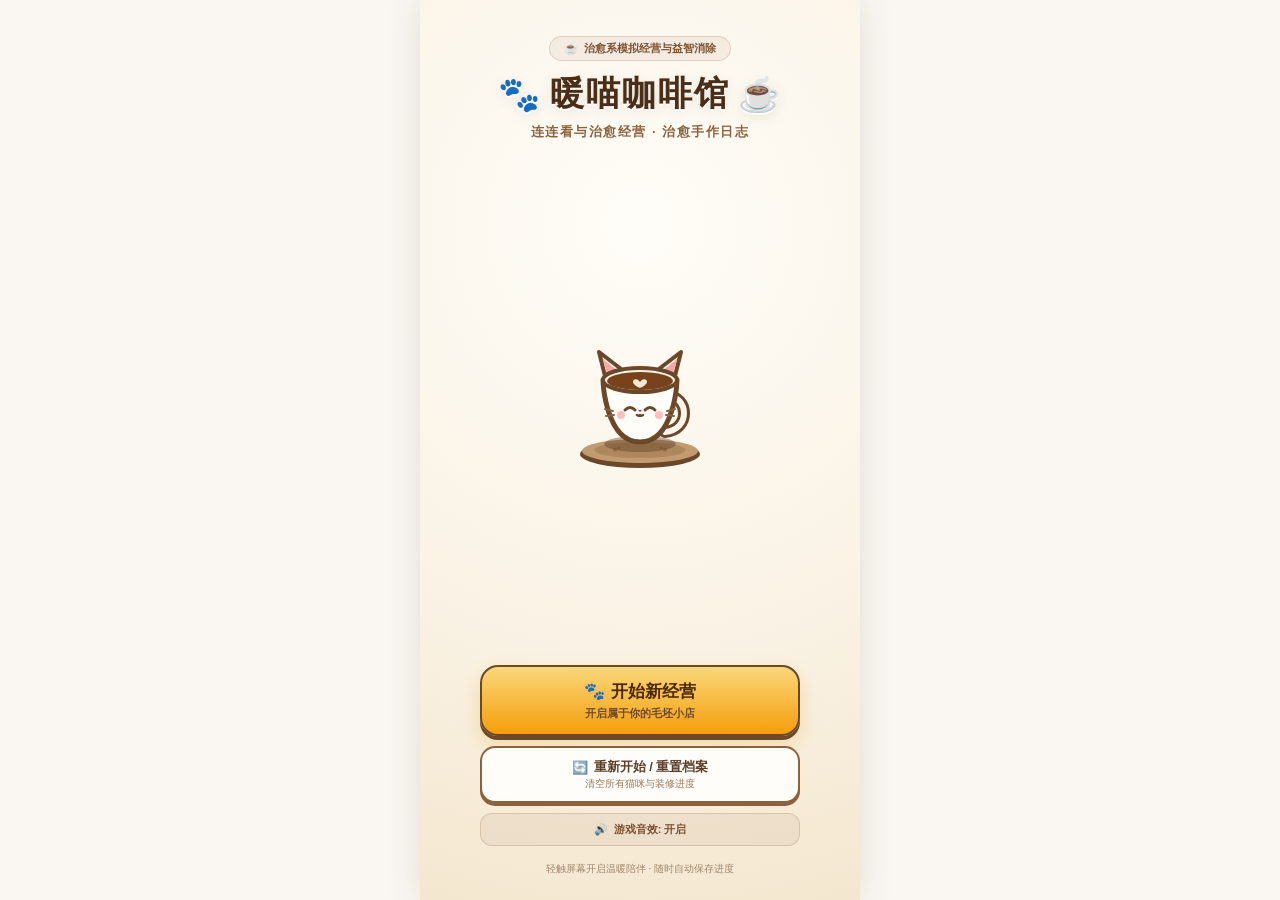
<file: minitool-package/index.html>
<!DOCTYPE html>
<html lang="zh-CN">
<head>
  <meta charset="UTF-8">
  <meta name="viewport" content="width=device-width, initial-scale=1.0, maximum-scale=1.0, user-scalable=no, viewport-fit=cover">
  <title>暖喵咖啡馆 · 连连看与治愈经营</title>
  <link rel="stylesheet" href="./style.css">
</head>
<body>

  <!-- Single Mobile App Viewport Container -->
  <div class="app-viewport">

    <!-- ======================================================== -->
    <!-- VIEW 0: 【开始游戏封面页】(Title / Splash Screen)        -->
    <!-- ======================================================== -->
    <div id="viewTitle" class="title-view">
      <!-- Top header branding -->
      <div class="title-header-col">
        <div class="title-header-badge">
          <span>☕</span> 治愈系模拟经营与益智消除
        </div>
        <h1 class="title-main-heading">
          <span>🐾</span> 暖喵咖啡馆 <span>☕</span>
        </h1>
        <p class="title-sub-heading">连连看与治愈经营 · 治愈手作日志</p>
      </div>

      <!-- Center Art Illustration: Pure SVG Cat-Ear Coffee Cup with rising steam -->
      <div class="title-art-wrap">
        <div class="steam-cloud s1">☁️</div>
        <div class="steam-cloud s2">💨</div>
        <div class="steam-cloud s3">☁️</div>
        <div class="heart-float h1">💖</div>
        <div class="heart-float h2">✨</div>

        <svg width="150" height="150" viewBox="0 0 150 150" fill="none" xmlns="http://www.w3.org/2000/svg">
          <!-- Wooden Saucer -->
          <ellipse cx="75" cy="126" rx="60" ry="14" fill="#6B482A" />
          <ellipse cx="75" cy="123" rx="58" ry="12" fill="#C49B71" />
          <ellipse cx="75" cy="122" rx="46" ry="8" fill="#AF875E" />
          <circle cx="50" cy="122" r="2" fill="#8C603D" opacity="0.6"/>
          <circle cx="54" cy="120" r="1.5" fill="#8C603D" opacity="0.6"/>
          <circle cx="100" cy="122" r="2" fill="#8C603D" opacity="0.6"/>
          <circle cx="96" cy="120" r="1.5" fill="#8C603D" opacity="0.6"/>

          <!-- Shadow under cup -->
          <ellipse cx="75" cy="116" rx="36" ry="8" fill="#5A3A1E" opacity="0.4" />

          <!-- Cup Handle -->
          <path d="M102 68 C 124 68, 126 102, 100 104" stroke="#6B482A" stroke-width="12" stroke-linecap="round" fill="none"/>
          <path d="M102 68 C 124 68, 126 102, 100 104" stroke="#FFF7ED" stroke-width="6" stroke-linecap="round" fill="none"/>

          <!-- Left Cat Ear -->
          <path d="M42 56 L34 24 L60 44 Z" fill="#FFF7ED" stroke="#6B482A" stroke-width="4" stroke-linejoin="round"/>
          <path d="M43 50 L38 31 L54 44 Z" fill="#FCA5A5"/>

          <!-- Right Cat Ear -->
          <path d="M108 56 L116 24 L90 44 Z" fill="#FFF7ED" stroke="#6B482A" stroke-width="4" stroke-linejoin="round"/>
          <path d="M107 50 L112 31 L96 44 Z" fill="#FCA5A5"/>

          <!-- Cup Body -->
          <path d="M38 52 C38 52, 40 114, 75 114 C110 114, 112 52, 112 52 Z" fill="#FFFDF8" stroke="#6B482A" stroke-width="5" stroke-linejoin="round"/>

          <!-- Cup Rim Oval -->
          <ellipse cx="75" cy="52" rx="37" ry="12" fill="#FFF7ED" stroke="#6B482A" stroke-width="4"/>
          <!-- Coffee Liquid -->
          <ellipse cx="75" cy="53" rx="33" ry="9" fill="#78421A"/>
          <!-- Latte Foam Heart Art -->
          <path d="M75 54 C72 50, 68 51, 68 54 C68 57, 75 60, 75 60 C75 60, 82 57, 82 54 C82 51, 78 50, 75 54 Z" fill="#FFFBEB" opacity="0.9"/>

          <!-- Smiling Cat Face on Cup -->
          <path d="M60 82 Q 65 77 70 82" stroke="#6B482A" stroke-width="3" stroke-linecap="round" fill="none"/>
          <path d="M80 82 Q 85 77 90 82" stroke="#6B482A" stroke-width="3" stroke-linecap="round" fill="none"/>
          <circle cx="56" cy="87" r="4" fill="#FCA5A5" opacity="0.7"/>
          <circle cx="94" cy="87" r="4" fill="#FCA5A5" opacity="0.7"/>
          <polygon points="75,84 73,82 77,82" fill="#E11D48"/>
          <path d="M72 87 Q 75 89 75 86 Q 75 89 78 87" stroke="#6B482A" stroke-width="2.5" stroke-linecap="round" fill="none"/>
          <!-- Whiskers -->
          <line x1="48" y1="83" x2="40" y2="81" stroke="#8C623E" stroke-width="2" stroke-linecap="round"/>
          <line x1="49" y1="87" x2="41" y2="88" stroke="#8C623E" stroke-width="2" stroke-linecap="round"/>
          <line x1="102" y1="83" x2="110" y2="81" stroke="#8C623E" stroke-width="2" stroke-linecap="round"/>
          <line x1="101" y1="87" x2="109" y2="88" stroke="#8C623E" stroke-width="2" stroke-linecap="round"/>
        </svg>
      </div>

      <!-- Action Buttons Stack -->
      <div class="title-buttons">
        <button id="btnTitleStart" class="btn-title-main">
          <div class="btn-title-main-label">
            <span id="titleStartBtnIcon">🐾</span>
            <span id="titleStartBtnText">开始新经营</span>
          </div>
          <div id="titleStartBtnSub" class="btn-title-main-sub">开启属于你的毛坯小店</div>
        </button>

        <button id="btnTitleReset" class="btn-title-secondary">
          <div class="btn-title-sec-label">
            <span>🔄</span>
            <span>重新开始 / 重置档案</span>
          </div>
          <div class="btn-title-sec-sub">清空所有猫咪与装修进度</div>
        </button>

        <button id="btnTitleToggleSound" class="btn-title-subtle">
          <span id="titleSoundIcon">🔊</span>
          <span id="titleSoundText">游戏音效: 开启</span>
        </button>

        <div class="title-footer-note">
          轻触屏幕开启温暖陪伴 · 随时自动保存进度
        </div>
      </div>
    </div>

    <!-- ======================================================== -->
    <!-- VIEW 1: 【主页 · 连锁猫咪咖啡馆】(无限分店/家具升阶/收容盲盒) -->
    <!-- ======================================================== -->
    <div id="viewJournal" class="app-viewport hidden" style="box-shadow: none;">
      <!-- Top Currency Bar -->
      <header class="top-bar">
        <div class="status-group">
          <!-- 星光灵感 -->
          <div class="status-pill">
            <span style="font-size: 12px;">⭐</span>
            <div class="status-pill-text">
              <span class="status-pill-label">星光灵感</span>
              <span id="headerStars" class="status-pill-val">0</span>
            </div>
          </div>
          <!-- 营业金币 -->
          <div class="status-pill">
            <span style="font-size: 12px;">🪙</span>
            <div class="status-pill-text">
              <span class="status-pill-label">营业金币</span>
              <span id="headerCoins" class="status-pill-val">0</span>
            </div>
          </div>
          <!-- 旗下猫咪数 -->
          <div class="status-pill">
            <span style="font-size: 11px;">🐾</span>
            <span id="headerCats" class="status-pill-val" style="color: #5C4434;">0 只</span>
          </div>
        </div>

        <div class="top-actions">
          <button id="btnBackToTitle" class="btn-icon-subtle" title="返回游戏封面页">🏠 封面</button>
          <button id="btnLevelSelect" class="btn-icon-subtle">选关</button>
          <button id="btnToggleSoundJournal" class="btn-icon-subtle" style="width: 30px; padding: 0;">🔊</button>
        </div>
      </header>

      <!-- 连锁分店无尽周转切换栏 -->
      <div class="branch-switcher-bar">
        <button id="btnPrevBranch" data-action="prev-branch" class="branch-nav-btn">◀</button>
        <div class="branch-info-col">
          <div class="branch-title-row">
            <span id="branchIcon" style="font-size: 14px;">🪵</span>
            <span id="branchTitle" class="branch-name-text">分店 1: 老街·暖阳木质猫咖</span>
            <span id="branchTag" class="branch-tag">原木质朴</span>
          </div>
          <div id="branchProgressSub" class="branch-progress-sub">施工竣工度: 0% (0/5)</div>
        </div>
        <button id="btnNextBranch" data-action="next-branch" class="branch-nav-btn">▶</button>
      </div>

      <!-- 3 Module Navigation Tabs -->
      <nav class="tab-bar">
        <button id="tabBtnRenovate" data-action="tab-renovate" class="tab-item active">
          <span>🔨</span><span>多阶装修</span>
        </button>
        <button id="tabBtnCats" data-action="tab-cats" class="tab-item">
          <span>🐾</span><span>猫咪家园 (<span id="tabCatCount">0</span>)</span>
        </button>
        <button id="tabBtnDrinks" data-action="tab-drinks" class="tab-item">
          <span>☕</span><span>饮品研发</span>
        </button>
      </nav>

      <!-- Scrollable Main Body Area -->
      <main class="body-scroll">

        <!-- 常驻流浪猫探寻盲盒入口 (无尽星星消耗出口) -->
        <section class="rescue-cat-banner">
          <div class="rescue-left">
            <span style="font-size: 22px;">🚪</span>
            <div>
              <div class="rescue-title">后巷探寻 · 收容流浪猫</div>
              <div class="rescue-sub">偶遇程序化生成的流浪名猫，数量上不封顶！</div>
            </div>
          </div>
          <button data-action="rescue-cat" class="btn-rescue">
            🐾 探寻 (3 ⭐)
          </button>
        </section>

        <!-- Live Narrative Text Window -->
        <section class="log-card">
          <div class="log-card-header">
            <div class="log-title">
              <span>📖</span>
              <span id="journalBranchTitle">咖啡馆随笔 · 营业手记</span>
            </div>
            <div class="log-badge">
              <span class="pulse-dot"></span>
              <span id="passiveRateBadge">+0 币/分</span>
            </div>
          </div>
          <div id="journalLogsContainer" class="log-content-box"></div>
        </section>

        <!-- SUB-TAB 1: 分店家具多阶升星系统 -->
        <div id="panelRenovate" class="module-panel">
          <!-- Branch Rebirth / Unlock Next Alert (shown when 100% completed) -->
          <div id="branchUnlockBanner" class="branch-action-banner hidden">
            <div class="branch-action-text">
              ✨ 本店所有设施已全部达到典藏级！
            </div>
            <button id="btnActionBranch" data-action="unlock-branch" class="btn-open-branch">
              解锁新分店 🚀
            </button>
          </div>

          <div class="panel-header-line">
            <div class="panel-title">
              <span>🪑</span> 本店核心设施多阶升星
            </div>
            <span id="branchUpgradeSummary" class="panel-sub">总星阶: 0 / 15 ⭐</span>
          </div>
          <div id="facilityCardsContainer" class="card-list"></div>
        </div>

        <!-- SUB-TAB 2: 猫咪家园 (无尽收容、羁绊互动) -->
        <div id="panelCats" class="module-panel hidden">
          <div class="panel-header-line">
            <div class="panel-title">
              <span>🐾</span> 已收容的猫咪名录 (点击互动增加羁绊)
            </div>
            <span id="catTotalText" class="panel-sub">共 0 只猫咪</span>
          </div>
          <div id="catCardsContainer" class="card-list"></div>
        </div>

        <!-- SUB-TAB 3: 饮品研发与收银机 -->
        <div id="panelDrinks" class="module-panel hidden">
          <!-- Cash Register Idle Box -->
          <div class="content-card" style="background: linear-gradient(135deg, #FFFDF9, #FAF3E8); border-color: #D9CDB8;">
            <div class="card-left">
              <span style="font-size: 20px;">💰</span>
              <div class="card-text-col">
                <div class="card-main-title">全店收银机 · 离线营收</div>
                <div class="card-desc">
                  累积金币: <span id="cashRegisterAmount" style="font-weight: 700; color: #D97706; font-family: ui-monospace, monospace;">0</span> 🪙
                  <span id="cashRateText" style="font-size: 9px; color: #A38E7A; margin-left: 4px;">(+0 币/分)</span>
                </div>
              </div>
            </div>
            <button data-action="collect-cash" class="btn-upgrade" style="padding: 4px 10px;">提取</button>
          </div>

          <div class="panel-header-line">
            <div class="panel-title">
              <span>☕</span> 全连锁统一饮品研发
            </div>
            <span id="drinksProgressText" class="panel-sub">已研发 0 / 6</span>
          </div>
          <div id="drinksCardsContainer" class="card-list"></div>
        </div>

      </main>

      <!-- Bottom Fixed Action Bar -->
      <footer class="action-footer">
        <button id="btnStartProcure" class="btn-big-procure">
          <span style="font-size: 16px;">🐾</span>
          <span>前往采购食材 (赚取⭐与🪙)</span>
          <span id="journalLevelBadge" class="level-badge-inner">第 1 关</span>
          <span style="font-size: 11px;">▶</span>
        </button>
      </footer>
    </div>

    <!-- ======================================================== -->
    <!-- VIEW 2: 【关卡页 · 连连看】(100+程序化关卡，自适应棋盘)      -->
    <!-- ======================================================== -->
    <div id="viewPuzzle" class="puzzle-view hidden">
      <!-- Top Puzzle Header -->
      <header class="puzzle-header">
        <button id="btnBackToJournal" class="btn-back">
          <span>⬅</span>
          <span>返回</span>
        </button>

        <div class="puzzle-level-info">
          <div class="level-title-row">
            <span id="puzzleLevelTitle" class="puzzle-title-text">第 1 关</span>
            <span id="modeBadge" class="puzzle-mode-tag">限时</span>
          </div>
          <div class="puzzle-progress-text">
            <span>剩余配对:</span>
            <span id="pairProgress" class="progress-pill">0 / 12</span>
          </div>
        </div>

        <div style="display: flex; align-items: center; gap: 6px;">
          <div id="clockBox" class="clock-container">
            <span id="timerText">01:30</span>
          </div>
          <button id="btnToggleSoundPuzzle" class="btn-icon-subtle" style="width: 32px; height: 36px; border-radius: 12px; border: 2px solid #6B482A; box-shadow: 0 2px 0 #6B482A; padding: 0;">🔊</button>
        </div>
      </header>

      <!-- Power-ups Bar -->
      <div class="powerups-bar">
        <button id="btnHint" class="powerup-btn">
          <span>💡</span>
          <span>提示</span>
          <span id="badgeHint" class="powerup-badge">x3</span>
        </button>
        <button id="btnShuffle" class="powerup-btn">
          <span>🔄</span>
          <span>重排</span>
          <span id="badgeShuffle" class="powerup-badge">x2</span>
        </button>
        <button id="btnFreeze" class="powerup-btn">
          <span>⏳</span>
          <span id="freezeText">加时/步</span>
          <span id="badgeFreeze" class="powerup-badge">x1</span>
        </button>
      </div>

      <!-- Main Board (>70% Screen Area, Adaptive Center Coordinates) -->
      <main id="boardContainer" class="board-center-area">
        <canvas id="particleCanvas"></canvas>
        <div id="boardInner" class="board-frame">
          <div id="tilesWrapper" class="tiles-wrapper"></div>
        </div>
      </main>

      <!-- Bottom Progress Bar -->
      <footer class="puzzle-footer">
        <div class="progress-track-outer">
          <div class="progress-track-inner">
            <div id="clearanceBar" class="progress-fill-bar" style="width: 4%;"></div>
          </div>
        </div>
        <div class="score-badge">
          <span id="scoreText">得分: 0</span>
        </div>
      </footer>
    </div>

    <!-- RESET CONFIRMATION MODAL -->
    <div id="modalResetConfirm" class="modal-backdrop hidden">
      <div class="modal-box">
        <div style="font-size: 38px; margin-bottom: 4px;">🏚️ 🐱</div>
        <h3 style="font-size: 16px; font-weight: 900; color: #5A381E; margin-bottom: 6px;">确定要重新开店吗？</h3>
        <p style="font-size: 12px; color: #8C623E; line-height: 1.6; margin-bottom: 16px;">
          确定要清空所有猫咪和装修进度重新开店吗？<br>
          <span style="color: #DC2626; font-weight: 800;">此操作将永久抹除现有存档，无法撤销！</span>
        </p>
        <div style="display: flex; gap: 8px;">
          <button id="btnCancelReset" class="btn-back" style="flex: 1; height: 38px; justify-content: center; font-size: 12px;">
            再想想
          </button>
          <button id="btnConfirmReset" class="btn-upgrade" style="flex: 1; height: 38px; background: #EF4444; border-color: #991B1B; color: #FFF; font-size: 12px;">
            确认重置清空
          </button>
        </div>
      </div>
    </div>

    <!-- VICTORY MODAL -->
    <div id="modalVictory" class="modal-backdrop hidden">
      <div class="modal-box">
        <span style="font-size: 34px; display: inline-block;">🎉</span>
        <h2 style="font-size: 17px; font-weight: 900; color: #5A381E; margin-top: 4px;">食材采购大获全胜！🐾</h2>
        <div style="font-size: 20px; margin: 6px 0; color: #F59E0B;">⭐⭐⭐</div>
        <p style="font-size: 11px; color: #8C623E; margin-bottom: 12px;">新鲜原料安全入库，为咖啡馆赢得了丰厚灵感与金币！</p>

        <div style="display: flex; justify-content: center; gap: 14px; background: #FAF5EE; border: 1px solid rgba(107,72,42,0.15); border-radius: 12px; padding: 10px; margin-bottom: 14px;">
          <div style="font-family: ui-monospace, monospace; font-weight: 900; color: #D97706; font-size: 12px;">
            <span>⭐</span> <span id="vicStarsEarned">+3 星光灵感</span>
          </div>
          <div style="font-family: ui-monospace, monospace; font-weight: 900; color: #D97706; font-size: 12px;">
            <span>🪙</span> <span id="vicCoinsEarned">+120 营业金币</span>
          </div>
        </div>

        <div style="display: flex; flex-direction: column; gap: 8px;">
          <button id="btnNextLevel" class="btn-upgrade" style="width: 100%; height: 40px; font-size: 13px;">
            继续挑战下一关 🐾
          </button>
          <button id="btnBackToJournalFromVic" class="btn-back" style="width: 100%; height: 36px; justify-content: center; font-size: 11px;">
            返回咖啡馆建设 📖
          </button>
        </div>
      </div>
    </div>

    <!-- LEVEL SELECT MODAL (100+ & Endless Support) -->
    <div id="modalLevelSelect" class="modal-backdrop hidden">
      <div class="modal-box" style="max-height: 85vh; display: flex; flex-direction: column;">
        <div style="display: flex; align-items: center; justify-content: space-between; border-bottom: 1px solid #E8DEC8; padding-bottom: 6px;">
          <h3 style="font-size: 13px; font-weight: 900; color: #5A381E; display: flex; align-items: center; gap: 5px;">
            <span>🗺️</span> 关卡库 (支持 100+ 无尽关卡)
          </h3>
          <button data-action="close-level-select" style="width: 26px; height: 26px; border-radius: 50%; border: 1px solid #D9CDB8; background: #FAF4EB; color: #6B482A; font-size: 11px; cursor: pointer;">✕</button>
        </div>

        <!-- Pagination tabs -->
        <div class="level-select-tabs" id="levelRangeTabs"></div>

        <!-- Jump to level bar -->
        <div style="display: flex; align-items: center; gap: 6px; padding: 6px 0;">
          <input type="number" id="inputCustomLevel" min="1" max="999" placeholder="关卡号 (1-999)" style="flex: 1; height: 28px; padding: 0 8px; border-radius: 6px; border: 1px solid #D9CDB8; font-size: 11px; background: #FFFDF9; outline: none;">
          <button data-action="jump-level" class="btn-upgrade" style="padding: 4px 10px; font-size: 10px;">前往</button>
        </div>

        <!-- Grid -->
        <div id="levelSelectList" class="level-select-grid"></div>
      </div>
    </div>

  </div>

  <script src="./main.js"></script>
</body>
</html>
</file>
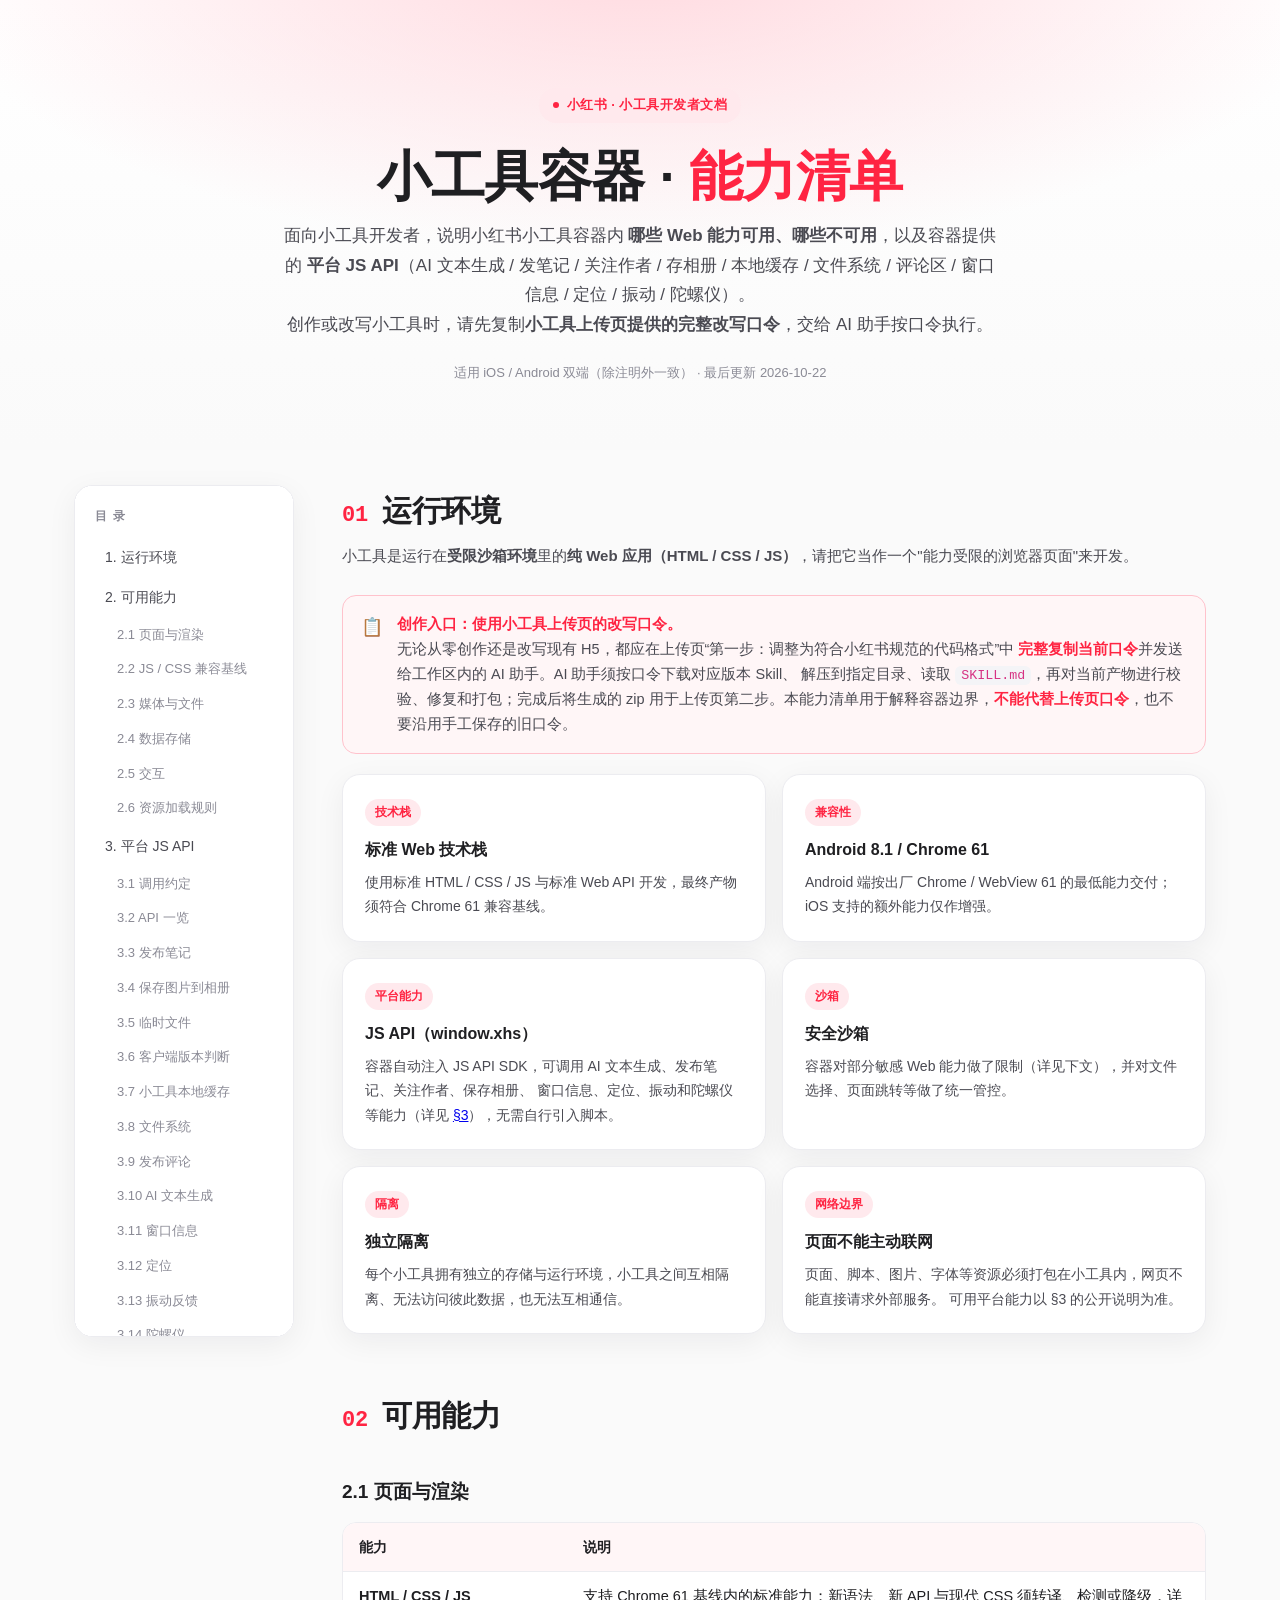
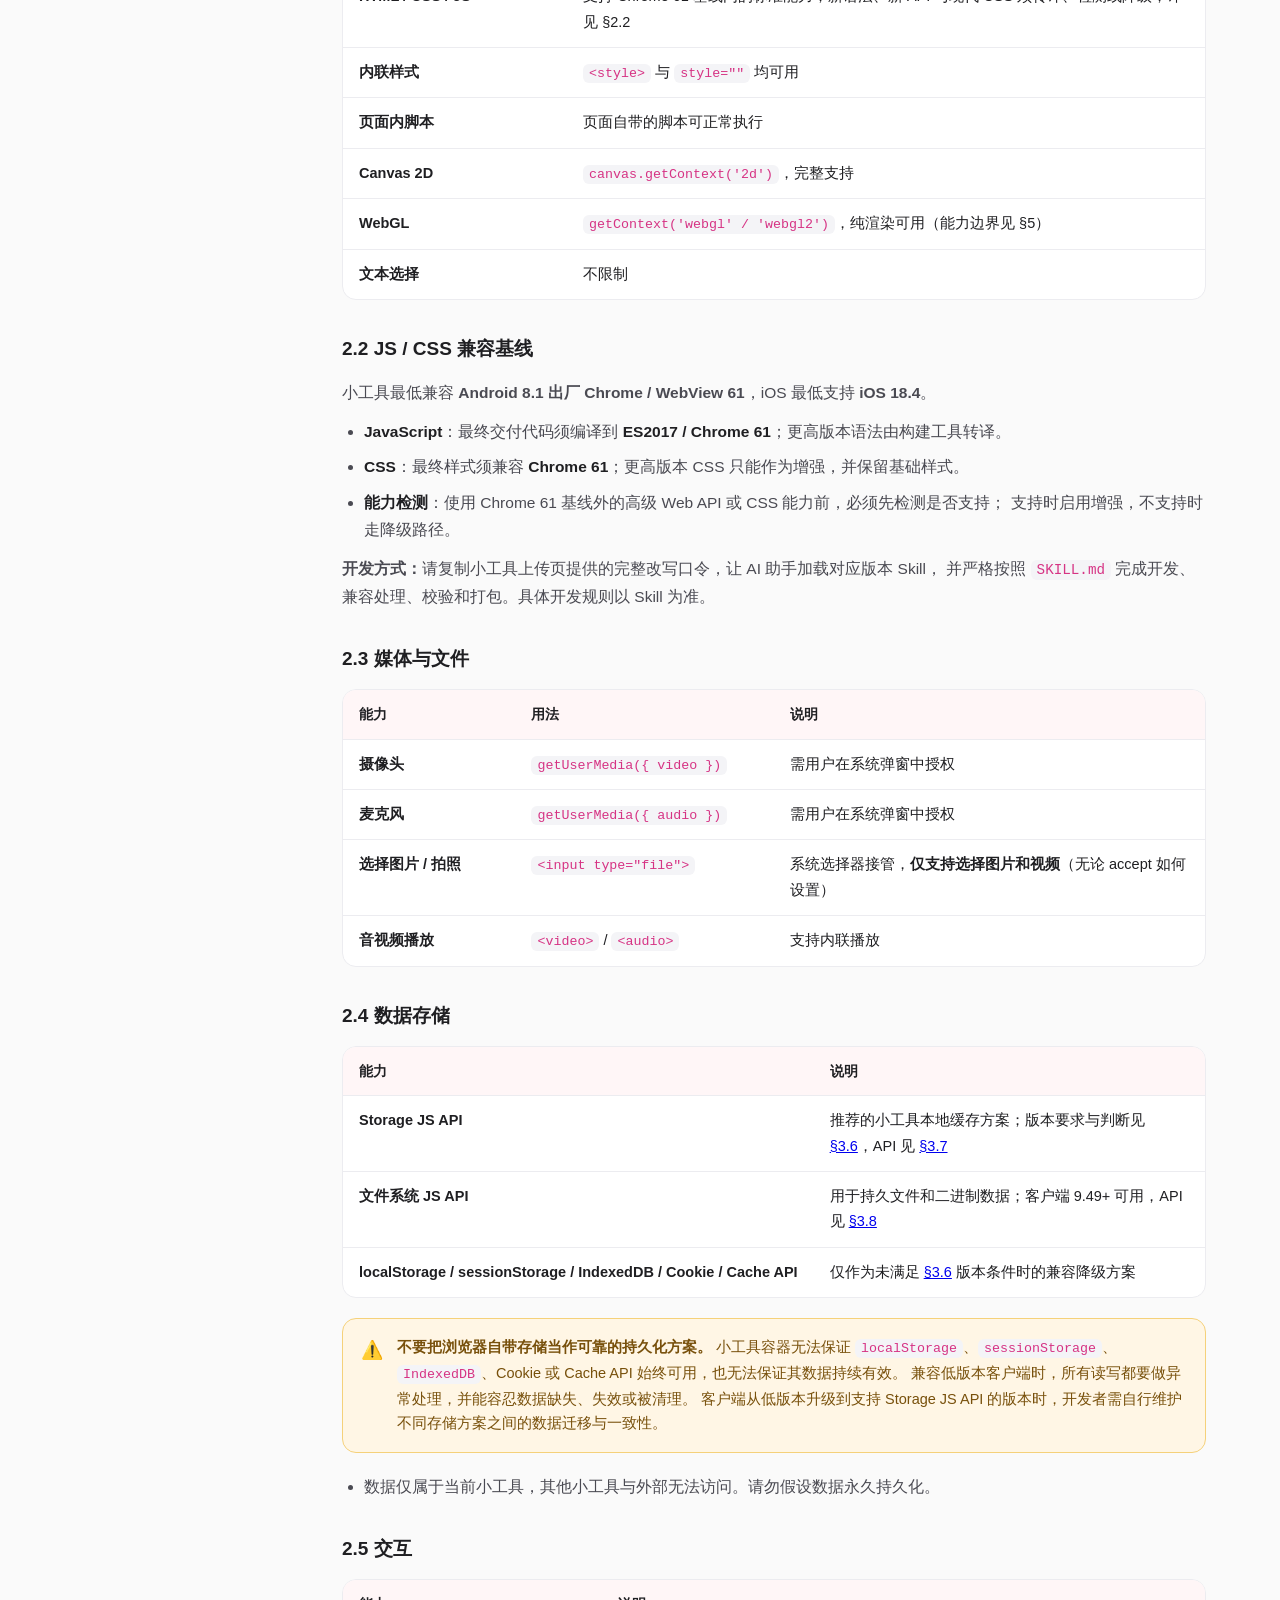
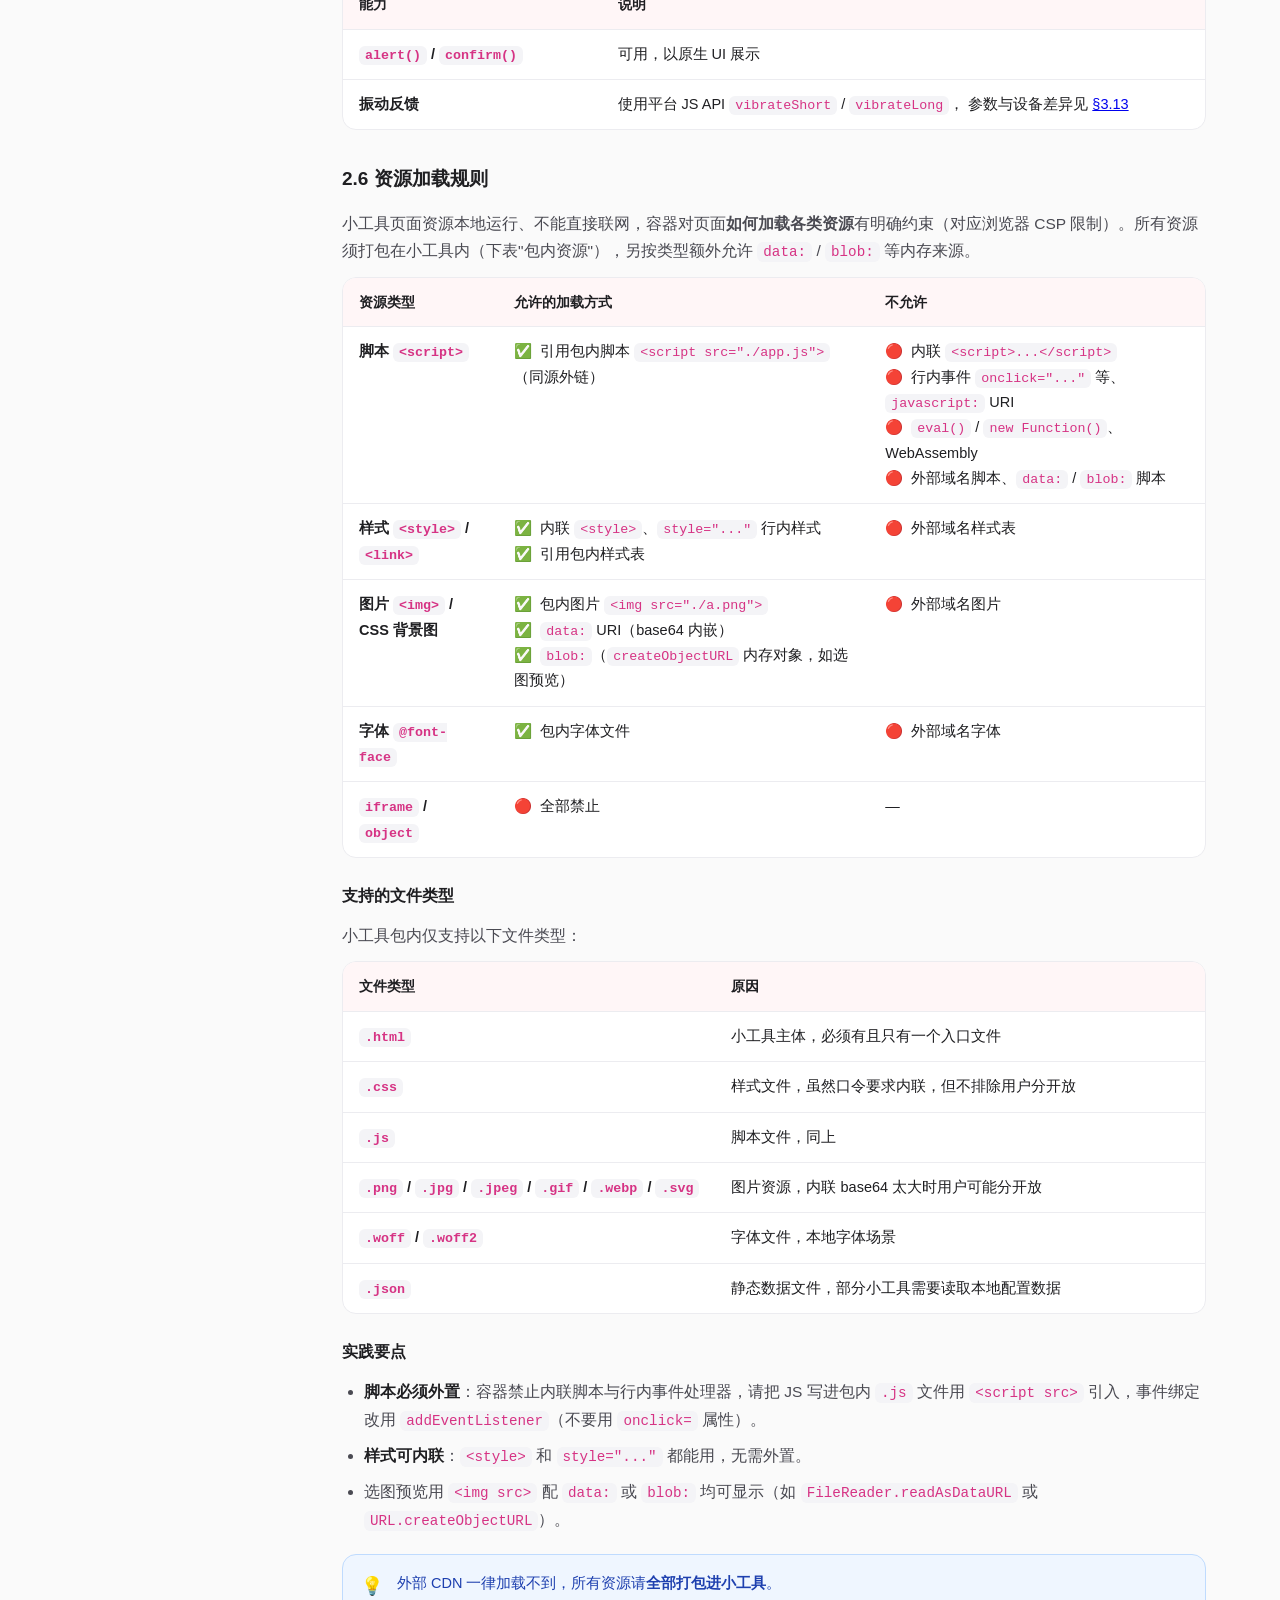
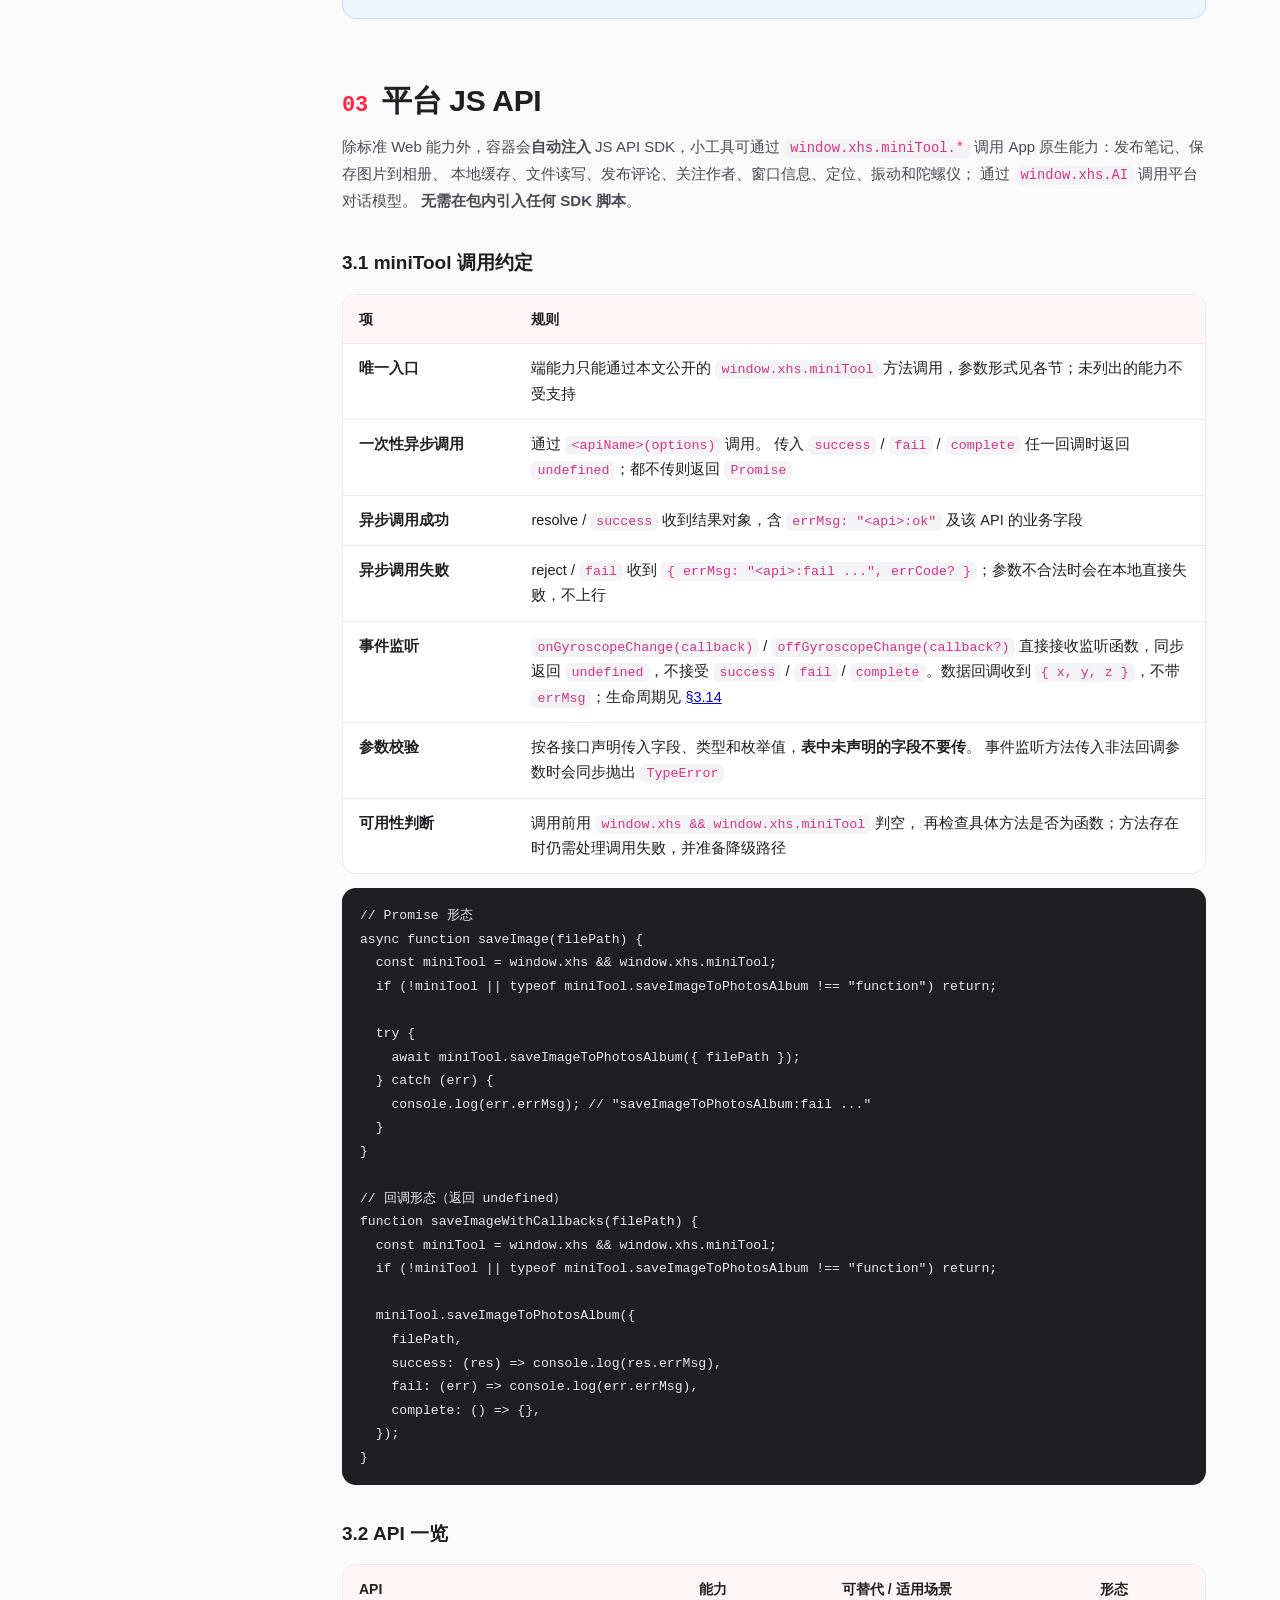
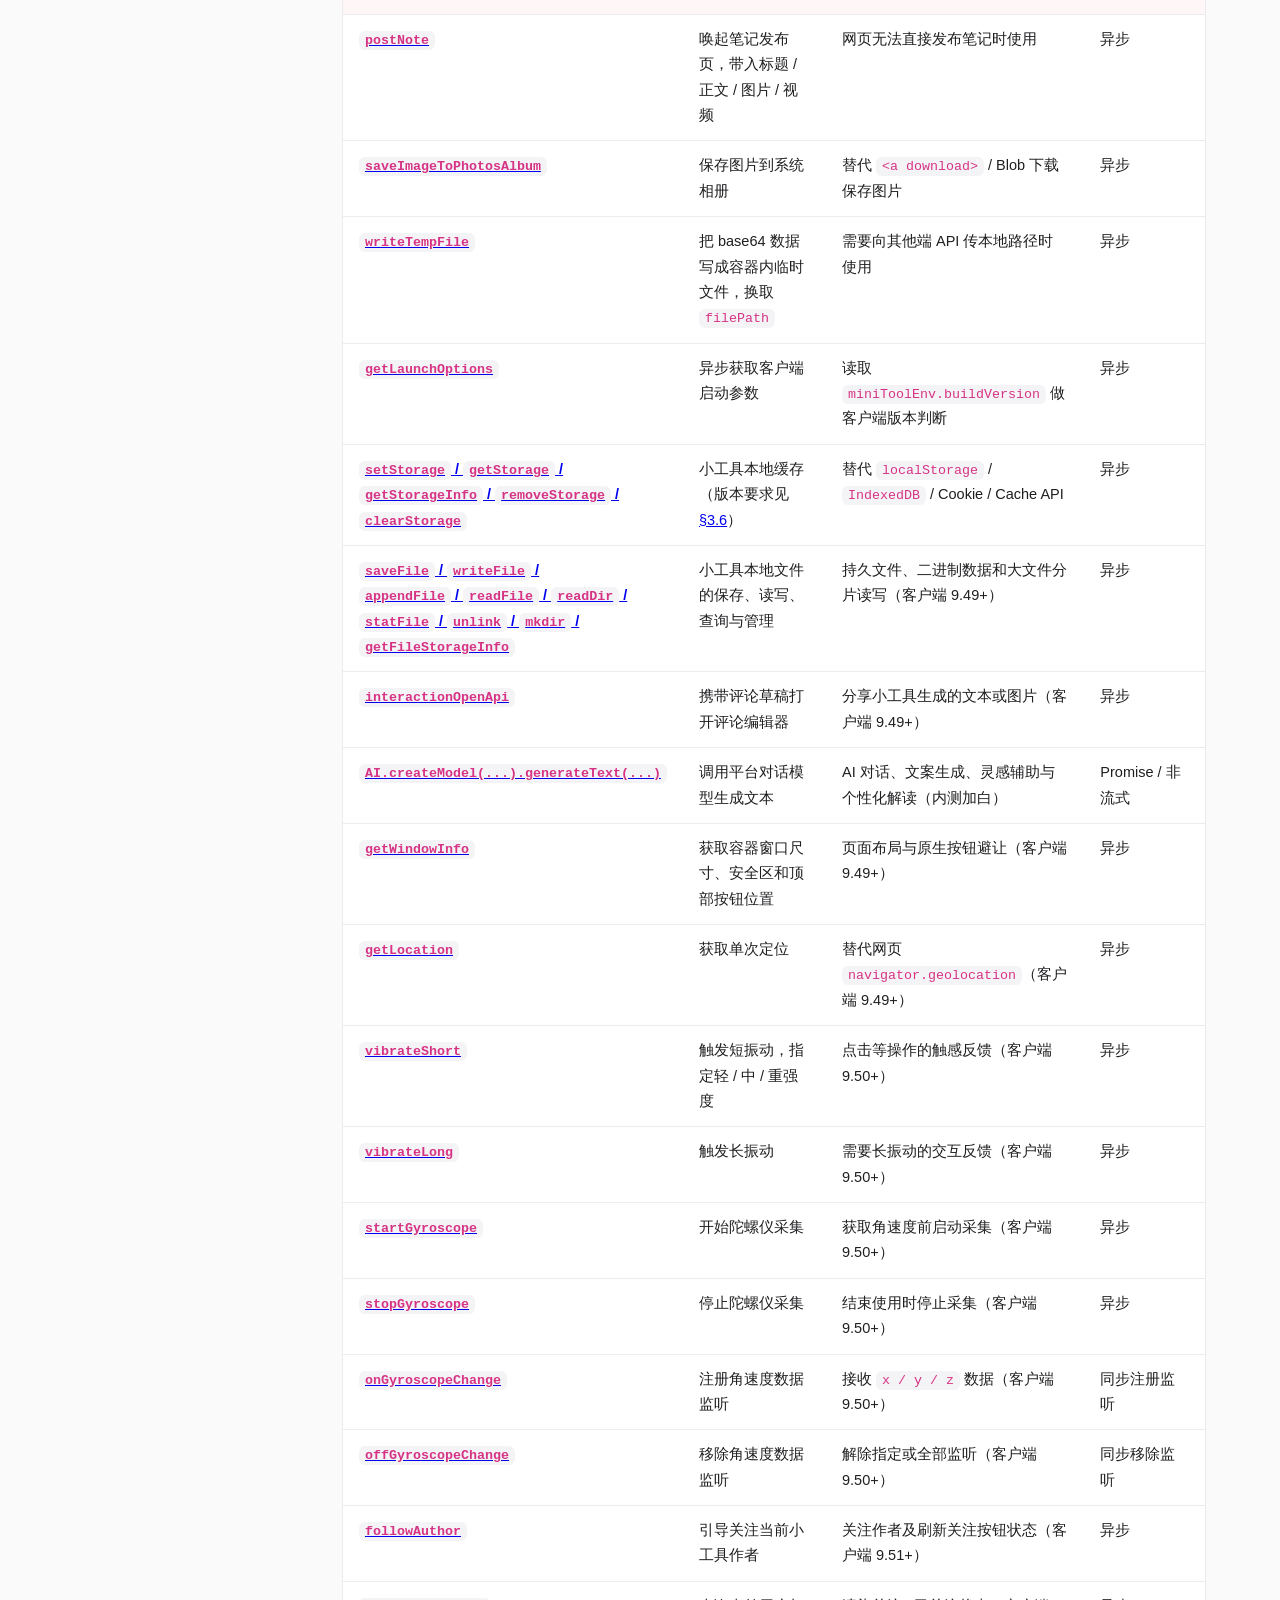
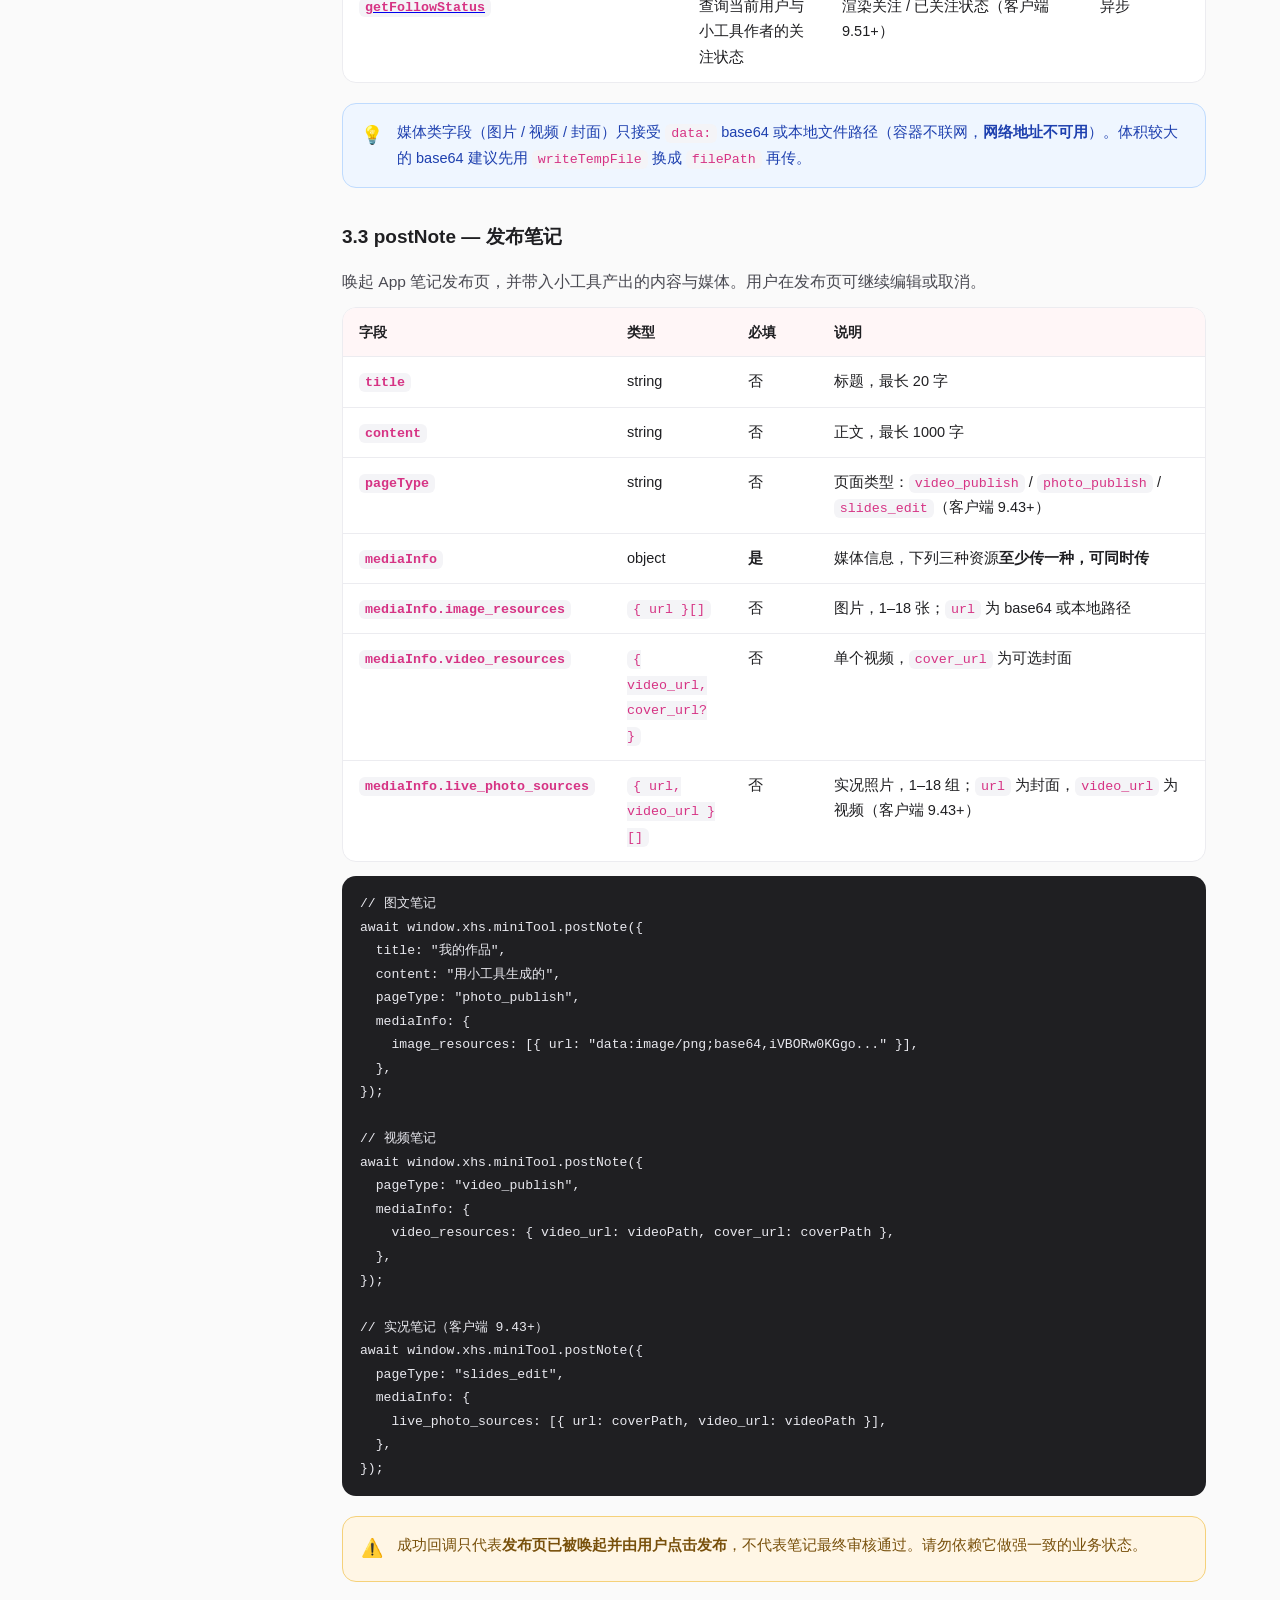
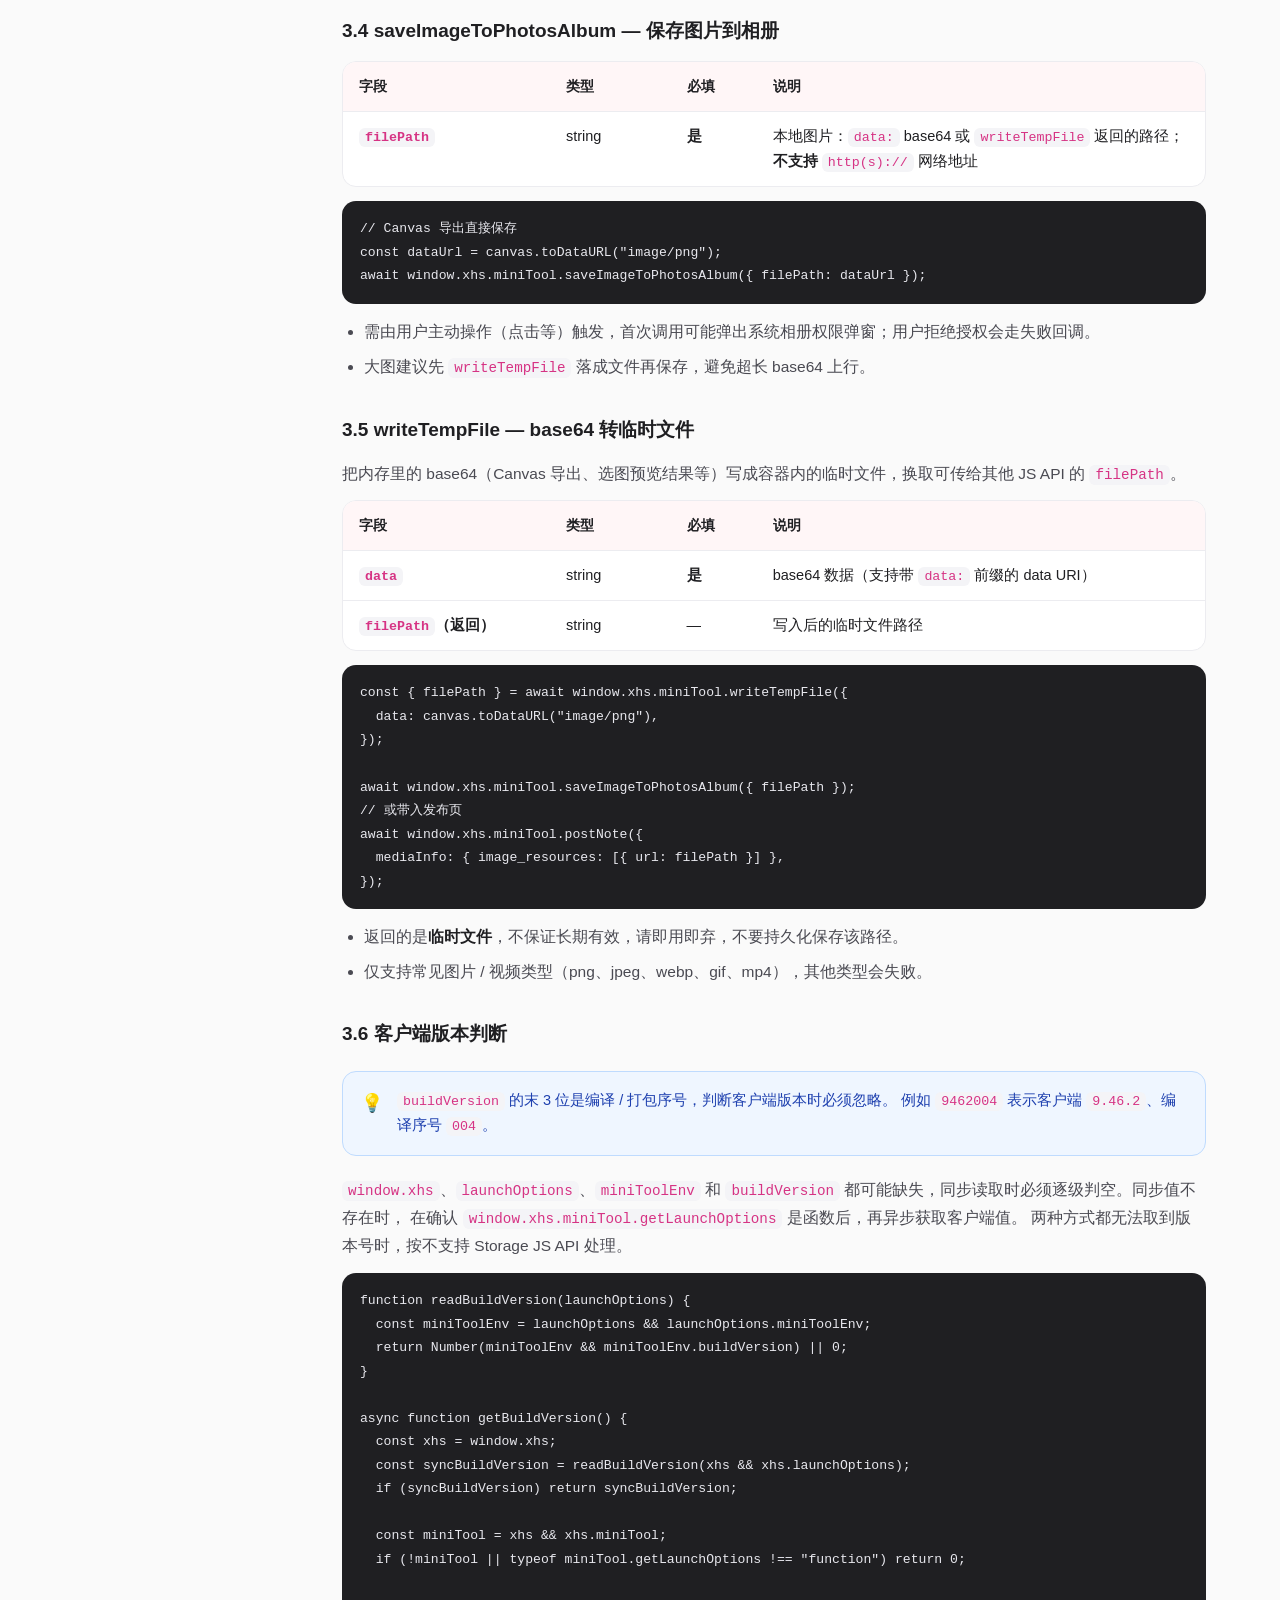
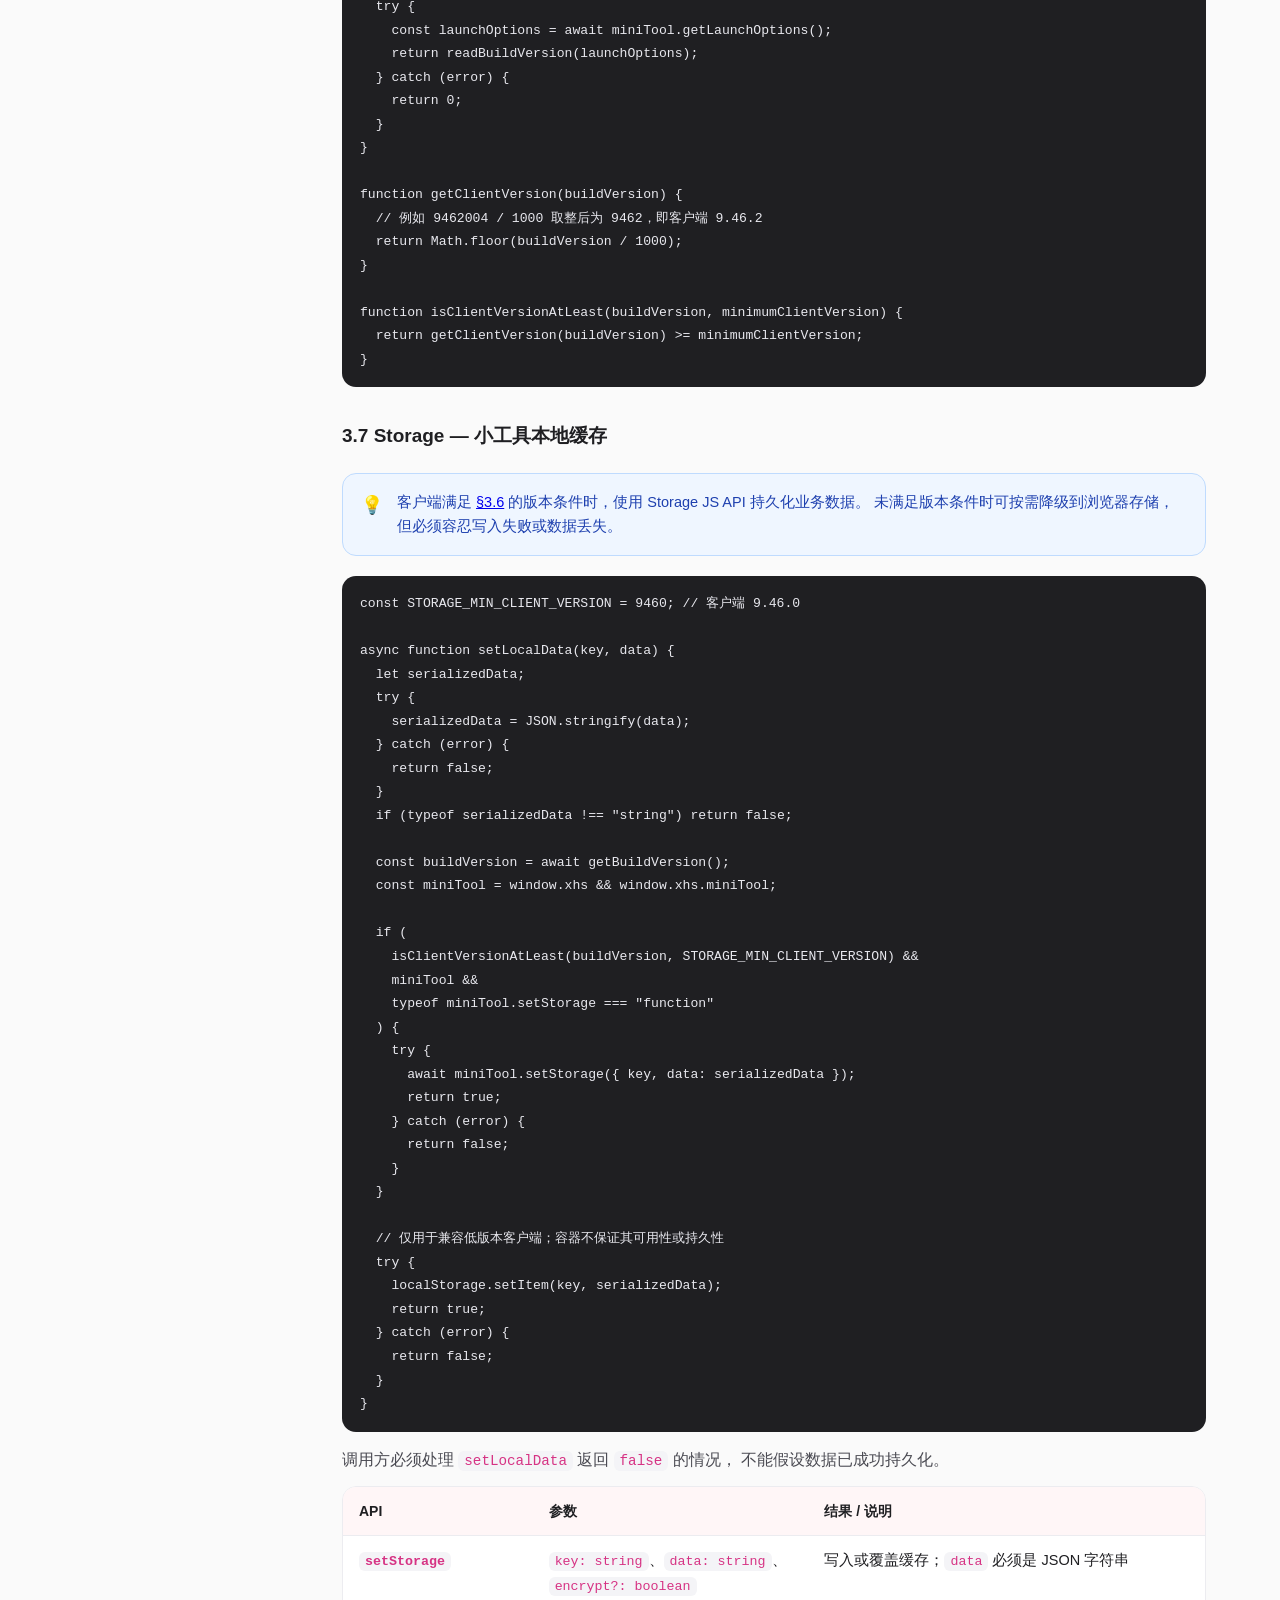
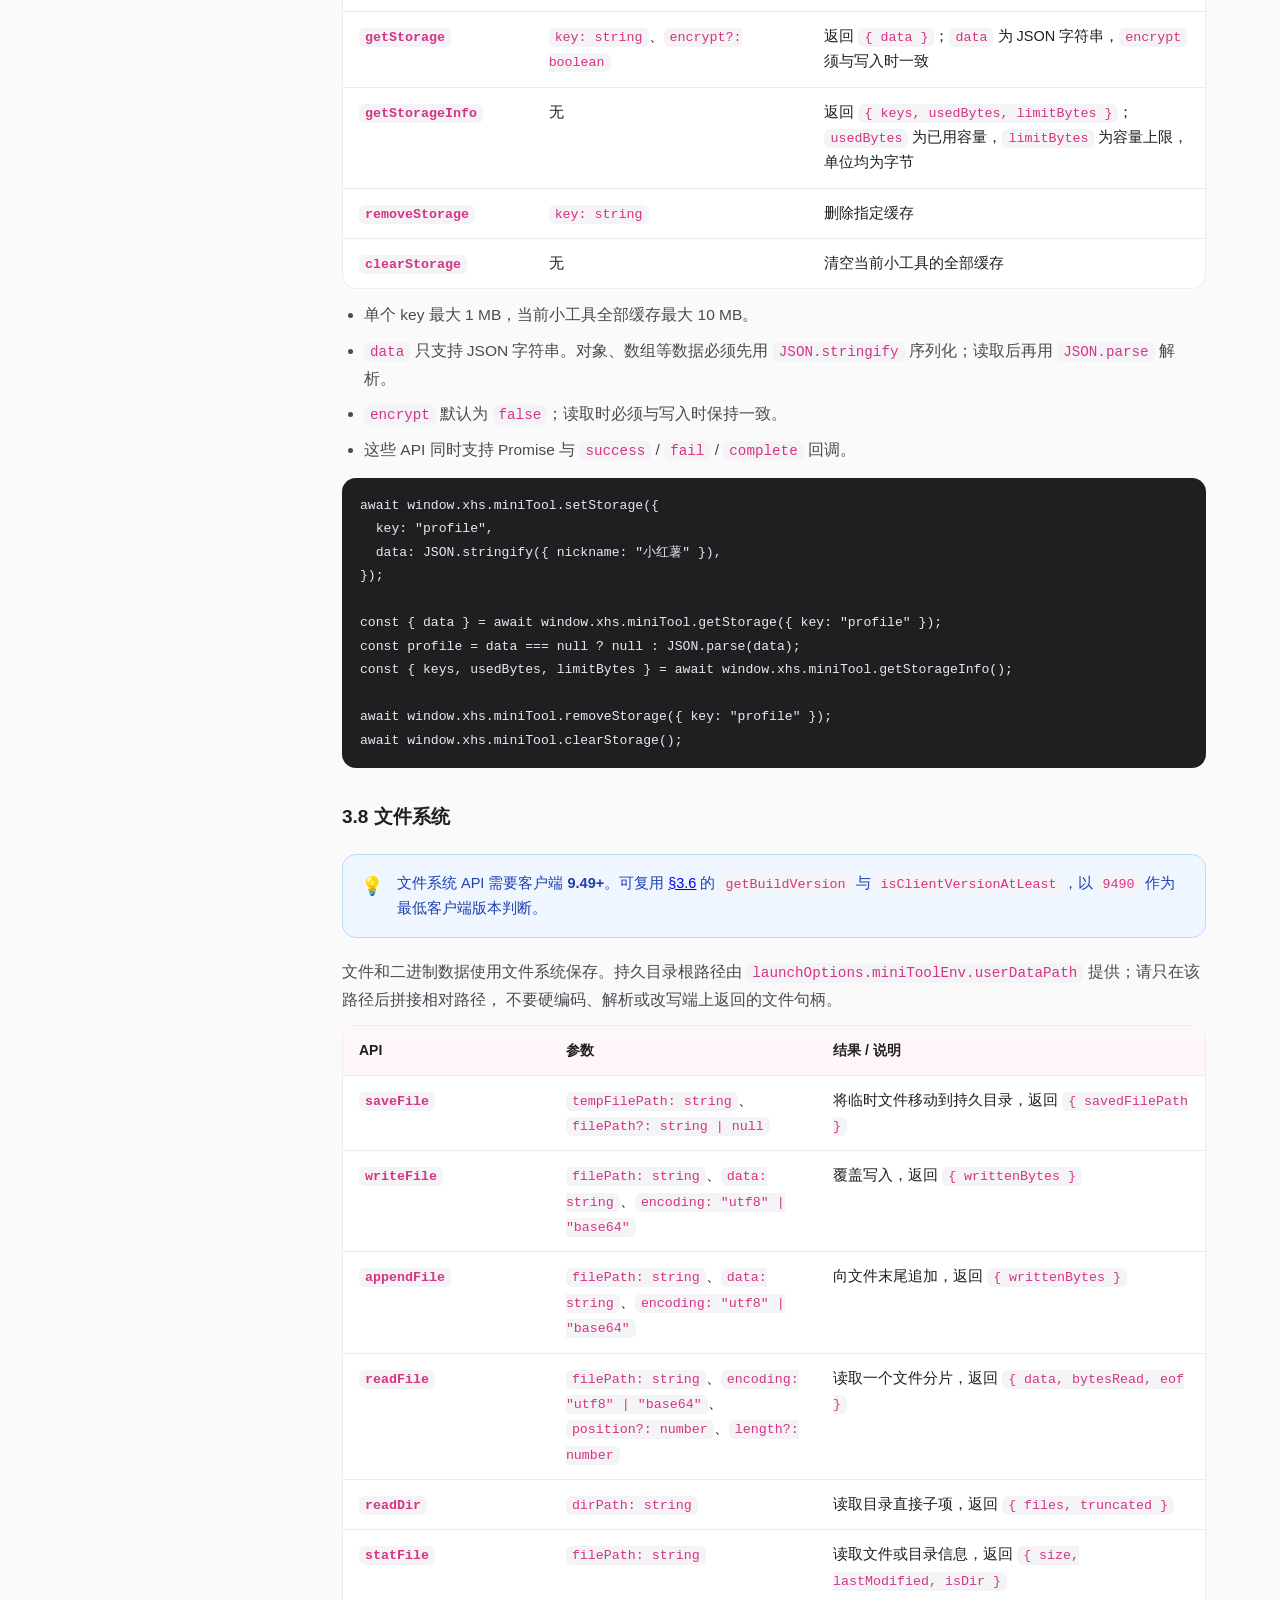
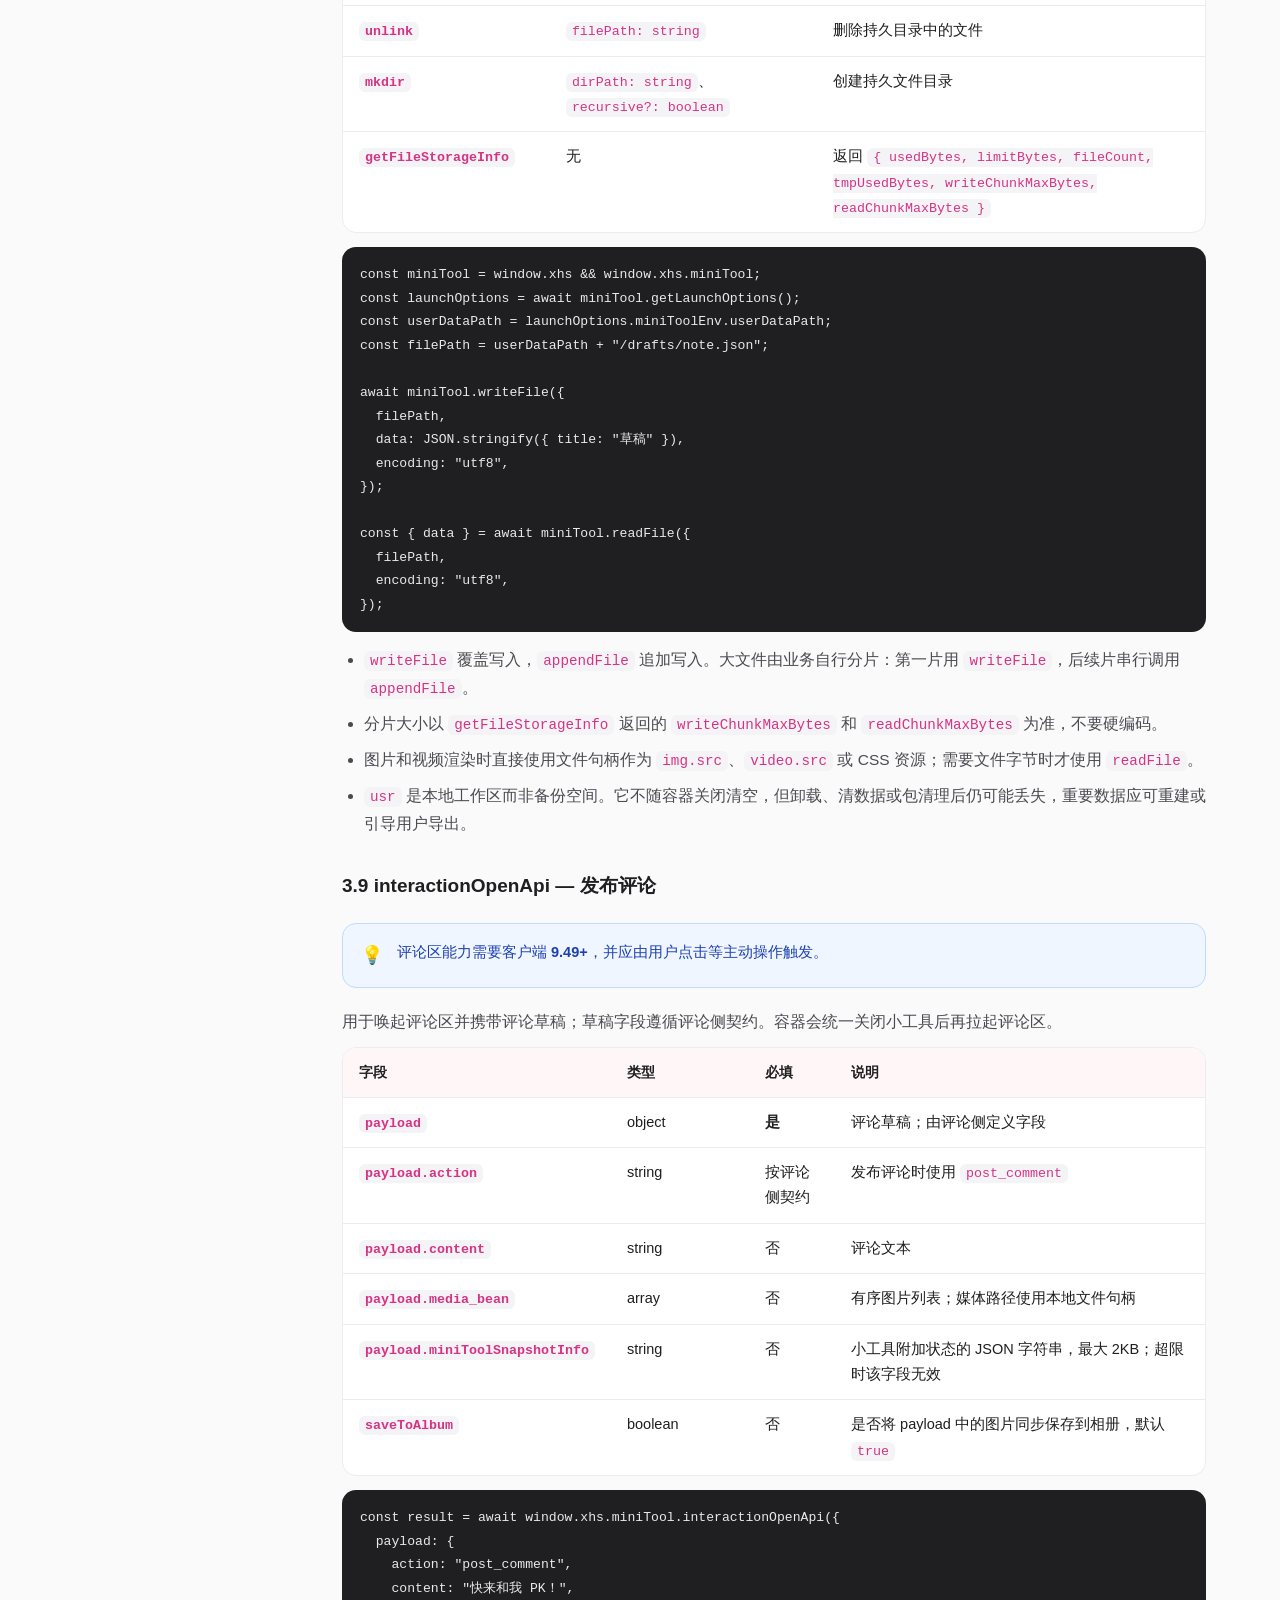
<file: .skill/online-doc.html>
<!doctype html>
<html lang="zh-CN">
  <head>
    <meta charset="UTF-8" />
    <meta name="viewport" content="width=device-width, initial-scale=1.0" />
    <title>小工具容器能力清单 · 小红书</title>
    <style>
      :root {
        --red: #ff2442;
        --red-soft: #ffe9ed;
        --red-bg: #fff6f7;
        --green: #12b76a;
        --green-soft: #e8f8ef;
        --amber: #f59e0b;
        --amber-soft: #fff6e5;
        --ink: #1f1f22;
        --ink-2: #4a4a52;
        --ink-3: #8a8a95;
        --line: #ececf0;
        --bg: #fafafa;
        --card: #ffffff;
        --radius: 18px;
        --shadow: 0 8px 30px rgba(20, 20, 30, 0.06);
      }

      * {
        box-sizing: border-box;
      }

      html {
        scroll-behavior: smooth;
      }

      body {
        margin: 0;
        padding: 0;
        background: var(--bg);
        color: var(--ink);
        font-family:
          -apple-system, BlinkMacSystemFont, "PingFang SC", "Hiragino Sans GB",
          "Microsoft YaHei", "Helvetica Neue", Arial, sans-serif;
        font-size: 15.5px;
        line-height: 1.75;
        -webkit-font-smoothing: antialiased;
      }

      code,
      pre,
      .mono {
        font-family:
          "SF Mono", "JetBrains Mono", Menlo, Consolas, "Liberation Mono",
          monospace;
        font-size: 0.92em;
      }

      code {
        background: #f4f4f7;
        padding: 2px 6px;
        border-radius: 6px;
        color: #d63384;
      }

      pre.code {
        margin: 14px 0;
        padding: 16px 18px;
        background: #1f1f22;
        color: #e8e8ee;
        border-radius: 14px;
        overflow-x: auto;
        line-height: 1.65;
      }

      pre.code code {
        background: none;
        padding: 0;
        color: inherit;
      }

      /* ---------- Hero ---------- */
      .hero {
        padding: 88px 24px 60px;
        text-align: center;
        background:
          radial-gradient(
            1200px 500px at 50% -10%,
            #ffd9df 0%,
            rgba(255, 217, 223, 0) 60%
          ),
          linear-gradient(180deg, #fff 0%, #fafafa 100%);
      }

      .hero .eyebrow {
        display: inline-flex;
        align-items: center;
        gap: 8px;
        padding: 6px 14px;
        background: var(--red-soft);
        color: var(--red);
        border-radius: 999px;
        font-size: 13px;
        font-weight: 600;
        letter-spacing: 0.5px;
      }

      .hero .eyebrow::before {
        content: "";
        width: 6px;
        height: 6px;
        border-radius: 50%;
        background: var(--red);
      }

      .hero h1 {
        margin: 22px 0 14px;
        font-size: clamp(32px, 4.6vw, 54px);
        line-height: 1.15;
        letter-spacing: -0.5px;
        font-weight: 800;
      }

      .hero h1 span {
        color: var(--red);
      }

      .hero p.lead {
        max-width: 720px;
        margin: 0 auto;
        color: var(--ink-2);
        font-size: clamp(15px, 1.5vw, 17px);
      }

      .hero .meta {
        margin-top: 22px;
        color: var(--ink-3);
        font-size: 13px;
      }

      /* ---------- Layout ---------- */
      .wrap {
        max-width: 1180px;
        margin: 0 auto;
        padding: 40px 24px 80px;
        display: grid;
        grid-template-columns: 220px minmax(0, 1fr);
        gap: 48px;
      }

      /* ---------- TOC ---------- */
      .toc {
        position: sticky;
        top: 24px;
        align-self: start;
        max-height: calc(100vh - 48px);
        overflow: auto;
        padding: 20px;
        background: var(--card);
        border: 1px solid var(--line);
        border-radius: var(--radius);
        box-shadow: var(--shadow);
        font-size: 14px;
      }

      .toc .toc-title {
        font-size: 12px;
        font-weight: 700;
        color: var(--ink-3);
        letter-spacing: 1.5px;
        margin-bottom: 12px;
      }

      .toc ol {
        list-style: none;
        padding: 0;
        margin: 0;
      }

      .toc li {
        margin: 4px 0;
      }

      .toc a {
        display: block;
        padding: 6px 10px;
        border-radius: 8px;
        color: var(--ink-2);
        text-decoration: none;
        overflow-wrap: anywhere;
        transition: all 0.15s ease;
      }

      .toc a:hover {
        background: var(--red-bg);
        color: var(--red);
      }

      .toc ol ol {
        padding-left: 12px;
        margin-top: 2px;
      }

      .toc ol ol a {
        font-size: 13px;
        color: var(--ink-3);
        padding: 4px 10px;
      }

      /* ---------- Content ---------- */
      .content {
        min-width: 0;
      }

      section.block {
        margin-bottom: 56px;
        scroll-margin-top: 24px;
      }

      .block > h2 {
        display: flex;
        align-items: baseline;
        gap: 14px;
        margin: 0 0 6px;
        font-size: 30px;
        font-weight: 800;
        letter-spacing: -0.3px;
      }

      .block > h2 .no {
        color: var(--red);
        font-family: "SF Mono", Menlo, monospace;
        font-size: 22px;
      }

      .block > .desc {
        margin: 0 0 26px;
        color: var(--ink-2);
        font-size: 15px;
      }

      .block h3 {
        margin: 32px 0 14px;
        font-size: 19px;
        font-weight: 700;
        color: var(--ink);
        scroll-margin-top: 24px;
      }

      .block p {
        margin: 12px 0;
        color: var(--ink-2);
      }

      /* ---------- Feature cards ---------- */
      .features {
        display: grid;
        grid-template-columns: repeat(2, 1fr);
        gap: 16px;
        margin-top: 16px;
      }

      .feature {
        background: var(--card);
        border: 1px solid var(--line);
        border-radius: var(--radius);
        padding: 22px;
        box-shadow: var(--shadow);
      }

      .feature .ft {
        display: inline-block;
        font-size: 12px;
        font-weight: 700;
        color: var(--red);
        background: var(--red-soft);
        padding: 3px 10px;
        border-radius: 999px;
        margin-bottom: 10px;
      }

      .feature h4 {
        margin: 0 0 6px;
        font-size: 16px;
        font-weight: 700;
      }

      .feature p {
        margin: 0;
        font-size: 14px;
        color: var(--ink-2);
      }

      /* ---------- Table ---------- */
      .tbl {
        width: 100%;
        border-collapse: separate;
        border-spacing: 0;
        border: 1px solid var(--line);
        border-radius: 14px;
        overflow: hidden;
        background: var(--card);
        box-shadow: var(--shadow);
        font-size: 14.5px;
      }

      .tbl th,
      .tbl td {
        text-align: left;
        padding: 12px 16px;
        border-bottom: 1px solid var(--line);
        vertical-align: top;
      }

      .tbl thead th {
        background: var(--red-bg);
        color: var(--ink);
        font-weight: 700;
        font-size: 14px;
      }

      .tbl tbody tr:last-child th,
      .tbl tbody tr:last-child td {
        border-bottom: none;
      }

      .tbl tbody tr:hover {
        background: #fafafa;
      }

      .tbl td:first-child {
        font-weight: 600;
        color: var(--ink);
        white-space: nowrap;
      }

      .tbl td .yes {
        color: var(--green);
        font-weight: 700;
        margin-right: 4px;
      }

      .tbl td .no {
        color: var(--red);
        font-weight: 700;
        margin-right: 4px;
      }

      /* “可用/不可用”表格里第一列自适应 */
      .tbl.wide td:first-child {
        white-space: normal;
      }

      /* ---------- Callout ---------- */
      .callout {
        display: flex;
        gap: 14px;
        padding: 16px 18px;
        border-radius: 14px;
        background: var(--amber-soft);
        border: 1px solid #f5d17a;
        margin: 20px 0;
      }

      .callout .ic {
        flex: 0 0 auto;
        font-size: 18px;
      }

      .callout .txt {
        color: #78500b;
        font-size: 14.5px;
        line-height: 1.7;
      }

      .callout.info {
        background: #eff6ff;
        border-color: #bfdbfe;
      }

      .callout.info .txt {
        color: #1e40af;
      }

      .callout.primary {
        background: var(--red-bg);
        border-color: #ffc2cc;
      }

      .callout.primary .txt {
        color: var(--ink-2);
      }

      .callout.primary .txt b {
        color: var(--red);
      }

      /* ---------- List ---------- */
      ul.list,
      ol.list {
        padding-left: 22px;
        margin: 12px 0;
        color: var(--ink-2);
      }

      ul.list li,
      ol.list li {
        margin: 8px 0;
      }

      ul.list li b {
        color: var(--ink);
      }

      /* ---------- FAQ ---------- */
      .faq details {
        background: var(--card);
        border: 1px solid var(--line);
        border-radius: 14px;
        padding: 6px 20px;
        margin-bottom: 12px;
        box-shadow: var(--shadow);
      }

      .faq details[open] {
        background: #fff;
      }

      .faq summary {
        list-style: none;
        cursor: pointer;
        padding: 14px 0;
        font-weight: 700;
        color: var(--ink);
        display: flex;
        align-items: center;
        gap: 10px;
      }

      .faq summary::-webkit-details-marker {
        display: none;
      }

      .faq summary::before {
        content: "Q";
        display: inline-flex;
        align-items: center;
        justify-content: center;
        width: 24px;
        height: 24px;
        border-radius: 6px;
        background: var(--red);
        color: #fff;
        font-family: "SF Mono", monospace;
        font-size: 13px;
        flex: 0 0 auto;
      }

      .faq summary::after {
        content: "＋";
        margin-left: auto;
        color: var(--ink-3);
        font-weight: 500;
        font-size: 18px;
      }

      .faq details[open] summary::after {
        content: "－";
      }

      .faq .answer {
        padding: 6px 0 18px 34px;
        color: var(--ink-2);
        border-top: 1px dashed var(--line);
      }

      .faq .answer::before {
        content: "A ";
        color: var(--red);
        font-family: "SF Mono", monospace;
        font-weight: 700;
      }

      /* ---------- Footer ---------- */
      footer {
        text-align: center;
        padding: 40px 24px 56px;
        color: var(--ink-3);
        font-size: 13px;
        border-top: 1px solid var(--line);
      }

      /* ---------- Responsive ---------- */
      @media (max-width: 920px) {
        .wrap {
          grid-template-columns: 1fr;
          gap: 24px;
          padding: 24px 18px 60px;
        }
        .toc {
          position: static;
          max-height: none;
        }
        .features {
          grid-template-columns: 1fr;
        }
        .tbl {
          font-size: 13.5px;
        }
        .tbl th,
        .tbl td {
          padding: 10px 12px;
        }
      }

      /* 让长表格在窄屏可以横向滚动 */
      .tbl-wrap {
        overflow-x: auto;
        border-radius: 14px;
      }
    </style>
  </head>
  <body>
    <!-- ===================== HERO ===================== -->
    <header class="hero">
      <span class="eyebrow">小红书 · 小工具开发者文档</span>
      <h1>小工具容器 · <span>能力清单</span></h1>
      <p class="lead">
        面向小工具开发者，说明小红书小工具容器内
        <b>哪些 Web 能力可用、哪些不可用</b>，以及容器提供的
        <b>平台 JS API</b>（AI 文本生成 / 发笔记 / 关注作者 / 存相册 / 本地缓存 / 文件系统 / 评论区 /
        窗口信息 / 定位 / 振动 / 陀螺仪）。<br />
        创作或改写小工具时，请先复制<b>小工具上传页提供的完整改写口令</b>，交给 AI 助手按口令执行。
      </p>
      <div class="meta">
        适用 iOS / Android 双端（除注明外一致） · 最后更新 2026-10-22
      </div>
    </header>

    <!-- ===================== BODY ===================== -->
    <div class="wrap">
      <!-- 目录 -->
      <aside class="toc">
        <div class="toc-title">目 录</div>
        <ol>
          <li><a href="#s1">1. 运行环境</a></li>
          <li>
            <a href="#s2">2. 可用能力</a>
            <ol>
              <li><a href="#s2-1">2.1 页面与渲染</a></li>
              <li><a href="#s2-2">2.2 JS / CSS 兼容基线</a></li>
              <li><a href="#s2-3">2.3 媒体与文件</a></li>
              <li><a href="#s2-4">2.4 数据存储</a></li>
              <li><a href="#s2-5">2.5 交互</a></li>
              <li><a href="#s2-6">2.6 资源加载规则</a></li>
            </ol>
          </li>
          <li>
            <a href="#s3">3. 平台 JS API</a>
            <ol>
              <li><a href="#s3-1">3.1 调用约定</a></li>
              <li><a href="#s3-2">3.2 API 一览</a></li>
              <li><a href="#s3-3">3.3 发布笔记</a></li>
              <li><a href="#s3-4">3.4 保存图片到相册</a></li>
              <li><a href="#s3-5">3.5 临时文件</a></li>
              <li><a href="#s3-6">3.6 客户端版本判断</a></li>
              <li><a href="#s3-7">3.7 小工具本地缓存</a></li>
              <li><a href="#s3-8">3.8 文件系统</a></li>
              <li><a href="#s3-9">3.9 发布评论</a></li>
              <li><a href="#s3-10">3.10 AI 文本生成</a></li>
              <li><a href="#s3-11">3.11 窗口信息</a></li>
              <li><a href="#s3-12">3.12 定位</a></li>
              <li><a href="#s3-13">3.13 振动反馈</a></li>
              <li><a href="#s3-14">3.14 陀螺仪</a></li>
              <li><a href="#s3-15">3.15 关注作者</a></li>
            </ol>
          </li>
          <li>
            <a href="#s4">4. 不可用能力</a>
            <ol>
              <li><a href="#s4-1">4.1 禁用 Web API</a></li>
              <li><a href="#s4-2">4.2 禁用行为</a></li>
              <li><a href="#s4-3">4.3 移动端不支持</a></li>
            </ol>
          </li>
          <li><a href="#s5">5. WebGL / 图形计算边界</a></li>
          <li><a href="#s6">6. 常见问题 FAQ</a></li>
        </ol>
      </aside>

      <main class="content">
        <!-- ============ 1. 运行环境 ============ -->
        <section class="block" id="s1">
          <h2><span class="no">01</span>运行环境</h2>
          <p class="desc">
            小工具是运行在<b>受限沙箱环境</b>里的<b>纯 Web 应用（HTML / CSS / JS）</b>，请把它当作一个"能力受限的浏览器页面"来开发。
          </p>

          <div class="callout primary">
            <div class="ic">📋</div>
            <div class="txt">
              <b>创作入口：使用小工具上传页的改写口令。</b><br />
              无论从零创作还是改写现有 H5，都应在上传页“第一步：调整为符合小红书规范的代码格式”中
              <b>完整复制当前口令</b>并发送给工作区内的 AI 助手。AI 助手须按口令下载对应版本 Skill、
              解压到指定目录、读取 <code>SKILL.md</code>，再对当前产物进行校验、修复和打包；完成后将生成的 zip
              用于上传页第二步。本能力清单用于解释容器边界，<b>不能代替上传页口令</b>，也不要沿用手工保存的旧口令。
            </div>
          </div>

          <div class="features">
            <div class="feature">
              <div class="ft">技术栈</div>
              <h4>标准 Web 技术栈</h4>
              <p>使用标准 HTML / CSS / JS 与标准 Web API 开发，最终产物须符合 Chrome 61 兼容基线。</p>
            </div>
            <div class="feature">
              <div class="ft">兼容性</div>
              <h4>Android 8.1 / Chrome 61</h4>
              <p>Android 端按出厂 Chrome / WebView 61 的最低能力交付；iOS 支持的额外能力仅作增强。</p>
            </div>
            <div class="feature">
              <div class="ft">平台能力</div>
              <h4>JS API（window.xhs）</h4>
              <p>
                容器自动注入 JS API SDK，可调用 AI 文本生成、发布笔记、关注作者、保存相册、
                窗口信息、定位、振动和陀螺仪等能力（详见 <a href="#s3">§3</a>），无需自行引入脚本。
              </p>
            </div>
            <div class="feature">
              <div class="ft">沙箱</div>
              <h4>安全沙箱</h4>
              <p>容器对部分敏感 Web 能力做了限制（详见下文），并对文件选择、页面跳转等做了统一管控。</p>
            </div>
            <div class="feature">
              <div class="ft">隔离</div>
              <h4>独立隔离</h4>
              <p>每个小工具拥有独立的存储与运行环境，小工具之间互相隔离、无法访问彼此数据，也无法互相通信。</p>
            </div>
            <div class="feature">
              <div class="ft">网络边界</div>
              <h4>页面不能主动联网</h4>
              <p>
                页面、脚本、图片、字体等资源必须打包在小工具内，网页不能直接请求外部服务。
                可用平台能力以 §3 的公开说明为准。
              </p>
            </div>
          </div>
        </section>

        <!-- ============ 2. 可用能力 ============ -->
        <section class="block" id="s2">
          <h2><span class="no">02</span>可用能力</h2>

          <!-- 2.1 页面与渲染 -->
          <h3 id="s2-1">2.1 页面与渲染</h3>
          <div class="tbl-wrap">
            <table class="tbl">
              <thead>
                <tr>
                  <th style="width: 26%">能力</th>
                  <th>说明</th>
                </tr>
              </thead>
              <tbody>
                <tr>
                  <td>HTML / CSS / JS</td>
                  <td>支持 Chrome 61 基线内的标准能力；新语法、新 API 与现代 CSS 须转译、检测或降级，详见 §2.2</td>
                </tr>
                <tr>
                  <td>内联样式</td>
                  <td><code>&lt;style&gt;</code> 与 <code>style=""</code> 均可用</td>
                </tr>
                <tr>
                  <td>页面内脚本</td>
                  <td>页面自带的脚本可正常执行</td>
                </tr>
                <tr>
                  <td>Canvas 2D</td>
                  <td><code>canvas.getContext('2d')</code>，完整支持</td>
                </tr>
                <tr>
                  <td>WebGL</td>
                  <td>
                    <code>getContext('webgl' / 'webgl2')</code>，纯渲染可用（能力边界见 §5）
                  </td>
                </tr>
                <tr>
                  <td>文本选择</td>
                  <td>不限制</td>
                </tr>
              </tbody>
            </table>
          </div>

          <!-- 2.2 JS / CSS 兼容基线 -->
          <h3 id="s2-2">2.2 JS / CSS 兼容基线</h3>
          <p>
            小工具最低兼容 <b>Android 8.1 出厂 Chrome / WebView 61</b>，iOS 最低支持
            <b>iOS 18.4</b>。
          </p>
          <ul class="list">
            <li>
              <b>JavaScript</b>：最终交付代码须编译到 <b>ES2017 / Chrome 61</b>；更高版本语法由构建工具转译。
            </li>
            <li>
              <b>CSS</b>：最终样式须兼容 <b>Chrome 61</b>；更高版本 CSS 只能作为增强，并保留基础样式。
            </li>
            <li>
              <b>能力检测</b>：使用 Chrome 61 基线外的高级 Web API 或 CSS 能力前，必须先检测是否支持；
              支持时启用增强，不支持时走降级路径。
            </li>
          </ul>
          <p>
            <b>开发方式：</b>请复制小工具上传页提供的完整改写口令，让 AI 助手加载对应版本 Skill，
            并严格按照 <code>SKILL.md</code> 完成开发、兼容处理、校验和打包。具体开发规则以 Skill 为准。
          </p>

          <!-- 2.3 媒体与文件 -->
          <h3 id="s2-3">2.3 媒体与文件</h3>
          <div class="tbl-wrap">
            <table class="tbl">
              <thead>
                <tr>
                  <th style="width: 20%">能力</th>
                  <th style="width: 30%">用法</th>
                  <th>说明</th>
                </tr>
              </thead>
              <tbody>
                <tr>
                  <td>摄像头</td>
                  <td><code>getUserMedia({ video })</code></td>
                  <td>需用户在系统弹窗中授权</td>
                </tr>
                <tr>
                  <td>麦克风</td>
                  <td><code>getUserMedia({ audio })</code></td>
                  <td>需用户在系统弹窗中授权</td>
                </tr>
                <tr>
                  <td>选择图片 / 拍照</td>
                  <td><code>&lt;input type="file"&gt;</code></td>
                  <td>系统选择器接管，<b>仅支持选择图片和视频</b>（无论 accept 如何设置）</td>
                </tr>
                <tr>
                  <td>音视频播放</td>
                  <td><code>&lt;video&gt;</code> / <code>&lt;audio&gt;</code></td>
                  <td>支持内联播放</td>
                </tr>
              </tbody>
            </table>
          </div>

          <!-- 2.4 数据存储 -->
          <h3 id="s2-4">2.4 数据存储</h3>
          <div class="tbl-wrap">
            <table class="tbl">
              <thead>
                <tr>
                  <th style="width: 30%">能力</th>
                  <th>说明</th>
                </tr>
              </thead>
              <tbody>
                <tr>
                  <td>Storage JS API</td>
                  <td>
                    推荐的小工具本地缓存方案；版本要求与判断见
                    <a href="#s3-6">§3.6</a>，API 见 <a href="#s3-7">§3.7</a>
                  </td>
                </tr>
                <tr>
                  <td>文件系统 JS API</td>
                  <td>
                    用于持久文件和二进制数据；客户端 9.49+ 可用，API 见
                    <a href="#s3-8">§3.8</a>
                  </td>
                </tr>
                <tr>
                  <td>localStorage / sessionStorage / IndexedDB / Cookie / Cache API</td>
                  <td>仅作为未满足 <a href="#s3-6">§3.6</a> 版本条件时的兼容降级方案</td>
                </tr>
              </tbody>
            </table>
          </div>
          <div class="callout">
            <div class="ic">⚠️</div>
            <div class="txt">
              <b>不要把浏览器自带存储当作可靠的持久化方案。</b>
              小工具容器无法保证 <code>localStorage</code>、<code>sessionStorage</code>、
              <code>IndexedDB</code>、Cookie 或 Cache API 始终可用，也无法保证其数据持续有效。
              兼容低版本客户端时，所有读写都要做异常处理，并能容忍数据缺失、失效或被清理。
              客户端从低版本升级到支持 Storage JS API 的版本时，开发者需自行维护不同存储方案之间的数据迁移与一致性。
            </div>
          </div>
          <ul class="list">
            <li>数据仅属于当前小工具，其他小工具与外部无法访问。请勿假设数据永久持久化。</li>
          </ul>

          <!-- 2.5 交互 -->
          <h3 id="s2-5">2.5 交互</h3>
          <div class="tbl-wrap">
            <table class="tbl">
              <thead>
                <tr>
                  <th style="width: 30%">能力</th>
                  <th>说明</th>
                </tr>
              </thead>
              <tbody>
                <tr>
                  <td><code>alert()</code> / <code>confirm()</code></td>
                  <td>可用，以原生 UI 展示</td>
                </tr>
                <tr>
                  <td>振动反馈</td>
                  <td>
                    使用平台 JS API <code>vibrateShort</code> / <code>vibrateLong</code>，
                    参数与设备差异见 <a href="#s3-13">§3.13</a>
                  </td>
                </tr>
              </tbody>
            </table>
          </div>

          <!-- 2.6 资源加载规则 -->
          <h3 id="s2-6">2.6 资源加载规则</h3>
          <p>
            小工具页面资源本地运行、不能直接联网，容器对页面<b>如何加载各类资源</b>有明确约束（对应浏览器
            CSP 限制）。所有资源须打包在小工具内（下表"包内资源"），另按类型额外允许
            <code>data:</code> / <code>blob:</code> 等内存来源。
          </p>
          <div class="tbl-wrap">
            <table class="tbl wide">
              <thead>
                <tr>
                  <th style="width: 18%">资源类型</th>
                  <th>允许的加载方式</th>
                  <th>不允许</th>
                </tr>
              </thead>
              <tbody>
                <tr>
                  <td>脚本 <code>&lt;script&gt;</code></td>
                  <td>
                    <span class="yes">✅</span> 引用包内脚本
                    <code>&lt;script src="./app.js"&gt;</code>（同源外链）
                  </td>
                  <td>
                    <span class="no">🔴</span> 内联 <code>&lt;script&gt;...&lt;/script&gt;</code><br />
                    <span class="no">🔴</span> 行内事件 <code>onclick="..."</code> 等、<code>javascript:</code> URI<br />
                    <span class="no">🔴</span> <code>eval()</code> / <code>new Function()</code>、WebAssembly<br />
                    <span class="no">🔴</span> 外部域名脚本、<code>data:</code> / <code>blob:</code> 脚本
                  </td>
                </tr>
                <tr>
                  <td>样式 <code>&lt;style&gt;</code> / <code>&lt;link&gt;</code></td>
                  <td>
                    <span class="yes">✅</span> 内联 <code>&lt;style&gt;</code>、<code>style="..."</code> 行内样式<br />
                    <span class="yes">✅</span> 引用包内样式表
                  </td>
                  <td>
                    <span class="no">🔴</span> 外部域名样式表
                  </td>
                </tr>
                <tr>
                  <td>图片 <code>&lt;img&gt;</code> / CSS 背景图</td>
                  <td>
                    <span class="yes">✅</span> 包内图片
                    <code>&lt;img src="./a.png"&gt;</code><br />
                    <span class="yes">✅</span> <code>data:</code> URI（base64 内嵌）<br />
                    <span class="yes">✅</span> <code>blob:</code>（<code>createObjectURL</code> 内存对象，如选图预览）
                  </td>
                  <td>
                    <span class="no">🔴</span> 外部域名图片
                  </td>
                </tr>
                <tr>
                  <td>字体 <code>@font-face</code></td>
                  <td><span class="yes">✅</span> 包内字体文件</td>
                  <td><span class="no">🔴</span> 外部域名字体</td>
                </tr>
                <tr>
                  <td><code>iframe</code> / <code>object</code></td>
                  <td><span class="no">🔴</span> 全部禁止</td>
                  <td>—</td>
                </tr>
              </tbody>
            </table>
          </div>

          <h4 style="margin: 24px 0 10px; font-size: 16px">支持的文件类型</h4>
          <p>小工具包内仅支持以下文件类型：</p>
          <div class="tbl-wrap">
            <table class="tbl">
              <thead>
                <tr>
                  <th style="width: 38%">文件类型</th>
                  <th>原因</th>
                </tr>
              </thead>
              <tbody>
                <tr>
                  <td><code>.html</code></td>
                  <td>小工具主体，必须有且只有一个入口文件</td>
                </tr>
                <tr>
                  <td><code>.css</code></td>
                  <td>样式文件，虽然口令要求内联，但不排除用户分开放</td>
                </tr>
                <tr>
                  <td><code>.js</code></td>
                  <td>脚本文件，同上</td>
                </tr>
                <tr>
                  <td><code>.png</code> / <code>.jpg</code> / <code>.jpeg</code> / <code>.gif</code> / <code>.webp</code> / <code>.svg</code></td>
                  <td>图片资源，内联 base64 太大时用户可能分开放</td>
                </tr>
                <tr>
                  <td><code>.woff</code> / <code>.woff2</code></td>
                  <td>字体文件，本地字体场景</td>
                </tr>
                <tr>
                  <td><code>.json</code></td>
                  <td>静态数据文件，部分小工具需要读取本地配置数据</td>
                </tr>
              </tbody>
            </table>
          </div>

          <h4 style="margin: 24px 0 10px; font-size: 16px">实践要点</h4>
          <ul class="list">
            <li>
              <b>脚本必须外置</b>：容器禁止内联脚本与行内事件处理器，请把 JS
              写进包内 <code>.js</code> 文件用 <code>&lt;script src&gt;</code>
              引入，事件绑定改用 <code>addEventListener</code>（不要用
              <code>onclick=</code> 属性）。
            </li>
            <li>
              <b>样式可内联</b>：<code>&lt;style&gt;</code> 和
              <code>style="..."</code> 都能用，无需外置。
            </li>
            <li>
              选图预览用 <code>&lt;img src&gt;</code> 配 <code>data:</code> 或
              <code>blob:</code> 均可显示（如
              <code>FileReader.readAsDataURL</code> 或
              <code>URL.createObjectURL</code>）。
            </li>
          </ul>
          <div class="callout info">
            <div class="ic">💡</div>
            <div class="txt">
              外部 CDN 一律加载不到，所有资源请<b>全部打包进小工具</b>。
            </div>
          </div>
        </section>

        <!-- ============ 3. 平台 JS API ============ -->
        <section class="block" id="s3">
          <h2><span class="no">03</span>平台 JS API</h2>
          <p class="desc">
            除标准 Web 能力外，容器会<b>自动注入</b> JS API SDK，小工具可通过
            <code>window.xhs.miniTool.*</code> 调用 App 原生能力：发布笔记、保存图片到相册、
            本地缓存、文件读写、发布评论、关注作者、窗口信息、定位、振动和陀螺仪；
            通过 <code>window.xhs.AI</code> 调用平台对话模型。
            <b>无需在包内引入任何 SDK 脚本</b>。
          </p>

          <!-- 3.1 调用约定 -->
          <h3 id="s3-1">3.1 miniTool 调用约定</h3>
          <div class="tbl-wrap">
            <table class="tbl wide">
              <thead>
                <tr>
                  <th style="width: 20%">项</th>
                  <th>规则</th>
                </tr>
              </thead>
              <tbody>
                <tr>
                  <td>唯一入口</td>
                  <td>
                    端能力只能通过本文公开的
                    <code>window.xhs.miniTool</code> 方法调用，参数形式见各节；未列出的能力不受支持
                  </td>
                </tr>
                <tr>
                  <td>一次性异步调用</td>
                  <td>
                    通过 <code>&lt;apiName&gt;(options)</code> 调用。
                    传入 <code>success</code> / <code>fail</code> /
                    <code>complete</code> 任一回调时返回 <code>undefined</code>；都不传则返回
                    <code>Promise</code>
                  </td>
                </tr>
                <tr>
                  <td>异步调用成功</td>
                  <td>
                    resolve / <code>success</code> 收到结果对象，含
                    <code>errMsg: "&lt;api&gt;:ok"</code> 及该 API 的业务字段
                  </td>
                </tr>
                <tr>
                  <td>异步调用失败</td>
                  <td>
                    reject / <code>fail</code> 收到
                    <code>{ errMsg: "&lt;api&gt;:fail ...", errCode? }</code>；参数不合法时会在本地直接失败，不上行
                  </td>
                </tr>
                <tr>
                  <td>事件监听</td>
                  <td>
                    <code>onGyroscopeChange(callback)</code> /
                    <code>offGyroscopeChange(callback?)</code> 直接接收监听函数，同步返回
                    <code>undefined</code>，不接受 <code>success</code> / <code>fail</code> /
                    <code>complete</code>。数据回调收到 <code>{ x, y, z }</code>，不带
                    <code>errMsg</code>；生命周期见 <a href="#s3-14">§3.14</a>
                  </td>
                </tr>
                <tr>
                  <td>参数校验</td>
                  <td>
                    按各接口声明传入字段、类型和枚举值，<b>表中未声明的字段不要传</b>。
                    事件监听方法传入非法回调参数时会同步抛出 <code>TypeError</code>
                  </td>
                </tr>
                <tr>
                  <td>可用性判断</td>
                  <td>
                    调用前用 <code>window.xhs &amp;&amp; window.xhs.miniTool</code> 判空，
                    再检查具体方法是否为函数；方法存在时仍需处理调用失败，并准备降级路径
                  </td>
                </tr>
              </tbody>
            </table>
          </div>
          <pre class="code"><code>// Promise 形态
async function saveImage(filePath) {
  const miniTool = window.xhs &amp;&amp; window.xhs.miniTool;
  if (!miniTool || typeof miniTool.saveImageToPhotosAlbum !== "function") return;

  try {
    await miniTool.saveImageToPhotosAlbum({ filePath });
  } catch (err) {
    console.log(err.errMsg); // "saveImageToPhotosAlbum:fail ..."
  }
}

// 回调形态（返回 undefined）
function saveImageWithCallbacks(filePath) {
  const miniTool = window.xhs &amp;&amp; window.xhs.miniTool;
  if (!miniTool || typeof miniTool.saveImageToPhotosAlbum !== "function") return;

  miniTool.saveImageToPhotosAlbum({
    filePath,
    success: (res) => console.log(res.errMsg),
    fail: (err) => console.log(err.errMsg),
    complete: () => {},
  });
}</code></pre>

          <!-- 3.2 API 一览 -->
          <h3 id="s3-2">3.2 API 一览</h3>
          <div class="tbl-wrap">
            <table class="tbl wide">
              <thead>
                <tr>
                  <th style="width: 26%">API</th>
                  <th>能力</th>
                  <th>可替代 / 适用场景</th>
                  <th style="width: 14%">形态</th>
                </tr>
              </thead>
              <tbody>
                <tr>
                  <td><a href="#s3-3"><code>postNote</code></a></td>
                  <td>唤起笔记发布页，带入标题 / 正文 / 图片 / 视频</td>
                  <td>网页无法直接发布笔记时使用</td>
                  <td>异步</td>
                </tr>
                <tr>
                  <td><a href="#s3-4"><code>saveImageToPhotosAlbum</code></a></td>
                  <td>保存图片到系统相册</td>
                  <td>替代 <code>&lt;a download&gt;</code> / Blob 下载保存图片</td>
                  <td>异步</td>
                </tr>
                <tr>
                  <td><a href="#s3-5"><code>writeTempFile</code></a></td>
                  <td>把 base64 数据写成容器内临时文件，换取 <code>filePath</code></td>
                  <td>需要向其他端 API 传本地路径时使用</td>
                  <td>异步</td>
                </tr>
                <tr>
                  <td><a href="#s3-6"><code>getLaunchOptions</code></a></td>
                  <td>异步获取客户端启动参数</td>
                  <td>读取 <code>miniToolEnv.buildVersion</code> 做客户端版本判断</td>
                  <td>异步</td>
                </tr>
                <tr>
                  <td>
                    <a href="#s3-7"><code>setStorage</code> / <code>getStorage</code> /<br />
                    <code>getStorageInfo</code> / <code>removeStorage</code> / <code>clearStorage</code></a>
                  </td>
                  <td>小工具本地缓存（版本要求见 <a href="#s3-6">§3.6</a>）</td>
                  <td>替代 <code>localStorage</code> / <code>IndexedDB</code> / Cookie / Cache API</td>
                  <td>异步</td>
                </tr>
                <tr>
                  <td>
                    <a href="#s3-8"><code>saveFile</code> / <code>writeFile</code> /<br />
                    <code>appendFile</code> / <code>readFile</code> / <code>readDir</code> /<br />
                    <code>statFile</code> / <code>unlink</code> / <code>mkdir</code> /<br />
                    <code>getFileStorageInfo</code></a>
                  </td>
                  <td>小工具本地文件的保存、读写、查询与管理</td>
                  <td>持久文件、二进制数据和大文件分片读写（客户端 9.49+）</td>
                  <td>异步</td>
                </tr>
                <tr>
                  <td><a href="#s3-9"><code>interactionOpenApi</code></a></td>
                  <td>携带评论草稿打开评论编辑器</td>
                  <td>分享小工具生成的文本或图片（客户端 9.49+）</td>
                  <td>异步</td>
                </tr>
                <tr>
                  <td><a href="#s3-10"><code>AI.createModel(...).generateText(...)</code></a></td>
                  <td>调用平台对话模型生成文本</td>
                  <td>AI 对话、文案生成、灵感辅助与个性化解读（内测加白）</td>
                  <td>Promise / 非流式</td>
                </tr>
                <tr>
                  <td><a href="#s3-11"><code>getWindowInfo</code></a></td>
                  <td>获取容器窗口尺寸、安全区和顶部按钮位置</td>
                  <td>页面布局与原生按钮避让（客户端 9.49+）</td>
                  <td>异步</td>
                </tr>
                <tr>
                  <td><a href="#s3-12"><code>getLocation</code></a></td>
                  <td>获取单次定位</td>
                  <td>替代网页 <code>navigator.geolocation</code>（客户端 9.49+）</td>
                  <td>异步</td>
                </tr>
                <tr>
                  <td><a href="#s3-13"><code>vibrateShort</code></a></td>
                  <td>触发短振动，指定轻 / 中 / 重强度</td>
                  <td>点击等操作的触感反馈（客户端 9.50+）</td>
                  <td>异步</td>
                </tr>
                <tr>
                  <td><a href="#s3-13"><code>vibrateLong</code></a></td>
                  <td>触发长振动</td>
                  <td>需要长振动的交互反馈（客户端 9.50+）</td>
                  <td>异步</td>
                </tr>
                <tr>
                  <td><a href="#s3-14"><code>startGyroscope</code></a></td>
                  <td>开始陀螺仪采集</td>
                  <td>获取角速度前启动采集（客户端 9.50+）</td>
                  <td>异步</td>
                </tr>
                <tr>
                  <td><a href="#s3-14"><code>stopGyroscope</code></a></td>
                  <td>停止陀螺仪采集</td>
                  <td>结束使用时停止采集（客户端 9.50+）</td>
                  <td>异步</td>
                </tr>
                <tr>
                  <td><a href="#s3-14"><code>onGyroscopeChange</code></a></td>
                  <td>注册角速度数据监听</td>
                  <td>接收 <code>x / y / z</code> 数据（客户端 9.50+）</td>
                  <td>同步注册监听</td>
                </tr>
                <tr>
                  <td><a href="#s3-14"><code>offGyroscopeChange</code></a></td>
                  <td>移除角速度数据监听</td>
                  <td>解除指定或全部监听（客户端 9.50+）</td>
                  <td>同步移除监听</td>
                </tr>
                <tr>
                  <td><a href="#s3-15"><code>followAuthor</code></a></td>
                  <td>引导关注当前小工具作者</td>
                  <td>关注作者及刷新关注按钮状态（客户端 9.51+）</td>
                  <td>异步</td>
                </tr>
                <tr>
                  <td><a href="#s3-15"><code>getFollowStatus</code></a></td>
                  <td>查询当前用户与小工具作者的关注状态</td>
                  <td>渲染关注 / 已关注状态（客户端 9.51+）</td>
                  <td>异步</td>
                </tr>
              </tbody>
            </table>
          </div>
          <div class="callout info">
            <div class="ic">💡</div>
            <div class="txt">
              媒体类字段（图片 / 视频 / 封面）只接受 <code>data:</code> base64
              或本地文件路径（容器不联网，<b>网络地址不可用</b>）。体积较大的 base64
              建议先用 <code>writeTempFile</code> 换成 <code>filePath</code> 再传。
            </div>
          </div>

          <!-- 3.3 postNote -->
          <h3 id="s3-3">3.3 postNote — 发布笔记</h3>
          <p>唤起 App 笔记发布页，并带入小工具产出的内容与媒体。用户在发布页可继续编辑或取消。</p>
          <div class="tbl-wrap">
            <table class="tbl wide">
              <thead>
                <tr>
                  <th style="width: 24%">字段</th>
                  <th style="width: 14%">类型</th>
                  <th style="width: 10%">必填</th>
                  <th>说明</th>
                </tr>
              </thead>
              <tbody>
                <tr>
                  <td><code>title</code></td>
                  <td>string</td>
                  <td>否</td>
                  <td>标题，最长 20 字</td>
                </tr>
                <tr>
                  <td><code>content</code></td>
                  <td>string</td>
                  <td>否</td>
                  <td>正文，最长 1000 字</td>
                </tr>
                <tr>
                  <td><code>pageType</code></td>
                  <td>string</td>
                  <td>否</td>
                  <td>
                    页面类型：<code>video_publish</code> / <code>photo_publish</code> /
                    <code>slides_edit</code>（客户端 9.43+）
                  </td>
                </tr>
                <tr>
                  <td><code>mediaInfo</code></td>
                  <td>object</td>
                  <td><b>是</b></td>
                  <td>媒体信息，下列三种资源<b>至少传一种，可同时传</b></td>
                </tr>
                <tr>
                  <td><code>mediaInfo.image_resources</code></td>
                  <td><code>{ url }[]</code></td>
                  <td>否</td>
                  <td>图片，1–18 张；<code>url</code> 为 base64 或本地路径</td>
                </tr>
                <tr>
                  <td><code>mediaInfo.video_resources</code></td>
                  <td><code>{ video_url, cover_url? }</code></td>
                  <td>否</td>
                  <td>单个视频，<code>cover_url</code> 为可选封面</td>
                </tr>
                <tr>
                  <td><code>mediaInfo.live_photo_sources</code></td>
                  <td><code>{ url, video_url }[]</code></td>
                  <td>否</td>
                  <td>
                    实况照片，1–18 组；<code>url</code> 为封面，<code>video_url</code>
                    为视频（客户端 9.43+）
                  </td>
                </tr>
              </tbody>
            </table>
          </div>
          <pre class="code"><code>// 图文笔记
await window.xhs.miniTool.postNote({
  title: "我的作品",
  content: "用小工具生成的",
  pageType: "photo_publish",
  mediaInfo: {
    image_resources: [{ url: "[data-uri]..." }],
  },
});

// 视频笔记
await window.xhs.miniTool.postNote({
  pageType: "video_publish",
  mediaInfo: {
    video_resources: { video_url: videoPath, cover_url: coverPath },
  },
});

// 实况笔记（客户端 9.43+）
await window.xhs.miniTool.postNote({
  pageType: "slides_edit",
  mediaInfo: {
    live_photo_sources: [{ url: coverPath, video_url: videoPath }],
  },
});</code></pre>
          <div class="callout">
            <div class="ic">⚠️</div>
            <div class="txt">
              成功回调只代表<b>发布页已被唤起并由用户点击发布</b>，不代表笔记最终审核通过。请勿依赖它做强一致的业务状态。
            </div>
          </div>

          <!-- 3.4 saveImageToPhotosAlbum -->
          <h3 id="s3-4">3.4 saveImageToPhotosAlbum — 保存图片到相册</h3>
          <div class="tbl-wrap">
            <table class="tbl wide">
              <thead>
                <tr>
                  <th style="width: 24%">字段</th>
                  <th style="width: 14%">类型</th>
                  <th style="width: 10%">必填</th>
                  <th>说明</th>
                </tr>
              </thead>
              <tbody>
                <tr>
                  <td><code>filePath</code></td>
                  <td>string</td>
                  <td><b>是</b></td>
                  <td>
                    本地图片：<code>data:</code> base64 或
                    <code>writeTempFile</code> 返回的路径；<b>不支持</b>
                    <code>http(s)://</code> 网络地址
                  </td>
                </tr>
              </tbody>
            </table>
          </div>
          <pre class="code"><code>// Canvas 导出直接保存
const dataUrl = canvas.toDataURL("image/png");
await window.xhs.miniTool.saveImageToPhotosAlbum({ filePath: dataUrl });</code></pre>
          <ul class="list">
            <li>需由用户主动操作（点击等）触发，首次调用可能弹出系统相册权限弹窗；用户拒绝授权会走失败回调。</li>
            <li>大图建议先 <code>writeTempFile</code> 落成文件再保存，避免超长 base64 上行。</li>
          </ul>

          <!-- 3.5 writeTempFile -->
          <h3 id="s3-5">3.5 writeTempFile — base64 转临时文件</h3>
          <p>
            把内存里的 base64（Canvas 导出、选图预览结果等）写成容器内的临时文件，换取可传给其他 JS API 的
            <code>filePath</code>。
          </p>
          <div class="tbl-wrap">
            <table class="tbl wide">
              <thead>
                <tr>
                  <th style="width: 24%">字段</th>
                  <th style="width: 14%">类型</th>
                  <th style="width: 10%">必填</th>
                  <th>说明</th>
                </tr>
              </thead>
              <tbody>
                <tr>
                  <td><code>data</code></td>
                  <td>string</td>
                  <td><b>是</b></td>
                  <td>base64 数据（支持带 <code>data:</code> 前缀的 data URI）</td>
                </tr>
                <tr>
                  <td><code>filePath</code>（返回）</td>
                  <td>string</td>
                  <td>—</td>
                  <td>写入后的临时文件路径</td>
                </tr>
              </tbody>
            </table>
          </div>
          <pre class="code"><code>const { filePath } = await window.xhs.miniTool.writeTempFile({
  data: canvas.toDataURL("image/png"),
});

await window.xhs.miniTool.saveImageToPhotosAlbum({ filePath });
// 或带入发布页
await window.xhs.miniTool.postNote({
  mediaInfo: { image_resources: [{ url: filePath }] },
});</code></pre>
          <ul class="list">
            <li>返回的是<b>临时文件</b>，不保证长期有效，请即用即弃，不要持久化保存该路径。</li>
            <li>仅支持常见图片 / 视频类型（png、jpeg、webp、gif、mp4），其他类型会失败。</li>
          </ul>

          <!-- 3.6 Client version -->
          <h3 id="s3-6">3.6 客户端版本判断</h3>
          <div class="callout info">
            <div class="ic">💡</div>
            <div class="txt">
              <code>buildVersion</code> 的末 3 位是编译 / 打包序号，判断客户端版本时必须忽略。
              例如 <code>9462004</code> 表示客户端 <code>9.46.2</code>、编译序号 <code>004</code>。
            </div>
          </div>
          <p>
            <code>window.xhs</code>、<code>launchOptions</code>、<code>miniToolEnv</code> 和
            <code>buildVersion</code> 都可能缺失，同步读取时必须逐级判空。同步值不存在时，
            在确认 <code>window.xhs.miniTool.getLaunchOptions</code> 是函数后，再异步获取客户端值。
            两种方式都无法取到版本号时，按不支持 Storage JS API 处理。
          </p>
          <pre class="code"><code>function readBuildVersion(launchOptions) {
  const miniToolEnv = launchOptions &amp;&amp; launchOptions.miniToolEnv;
  return Number(miniToolEnv &amp;&amp; miniToolEnv.buildVersion) || 0;
}

async function getBuildVersion() {
  const xhs = window.xhs;
  const syncBuildVersion = readBuildVersion(xhs &amp;&amp; xhs.launchOptions);
  if (syncBuildVersion) return syncBuildVersion;

  const miniTool = xhs &amp;&amp; xhs.miniTool;
  if (!miniTool || typeof miniTool.getLaunchOptions !== "function") return 0;

  try {
    const launchOptions = await miniTool.getLaunchOptions();
    return readBuildVersion(launchOptions);
  } catch (error) {
    return 0;
  }
}

function getClientVersion(buildVersion) {
  // 例如 9462004 / 1000 取整后为 9462，即客户端 9.46.2
  return Math.floor(buildVersion / 1000);
}

function isClientVersionAtLeast(buildVersion, minimumClientVersion) {
  return getClientVersion(buildVersion) &gt;= minimumClientVersion;
}</code></pre>
          <!-- 3.7 Storage -->
          <h3 id="s3-7">3.7 Storage — 小工具本地缓存</h3>
          <div class="callout info">
            <div class="ic">💡</div>
            <div class="txt">
              客户端满足 <a href="#s3-6">§3.6</a> 的版本条件时，使用 Storage JS API 持久化业务数据。
              未满足版本条件时可按需降级到浏览器存储，但必须容忍写入失败或数据丢失。
            </div>
          </div>
          <pre class="code"><code>const STORAGE_MIN_CLIENT_VERSION = 9460; // 客户端 9.46.0

async function setLocalData(key, data) {
  let serializedData;
  try {
    serializedData = JSON.stringify(data);
  } catch (error) {
    return false;
  }
  if (typeof serializedData !== "string") return false;

  const buildVersion = await getBuildVersion();
  const miniTool = window.xhs &amp;&amp; window.xhs.miniTool;

  if (
    isClientVersionAtLeast(buildVersion, STORAGE_MIN_CLIENT_VERSION) &amp;&amp;
    miniTool &amp;&amp;
    typeof miniTool.setStorage === "function"
  ) {
    try {
      await miniTool.setStorage({ key, data: serializedData });
      return true;
    } catch (error) {
      return false;
    }
  }

  // 仅用于兼容低版本客户端；容器不保证其可用性或持久性
  try {
    localStorage.setItem(key, serializedData);
    return true;
  } catch (error) {
    return false;
  }
}</code></pre>
          <p>
            调用方必须处理 <code>setLocalData</code> 返回 <code>false</code> 的情况，
            不能假设数据已成功持久化。
          </p>
          <div class="tbl-wrap">
            <table class="tbl wide">
              <thead>
                <tr>
                  <th style="width: 22%">API</th>
                  <th style="width: 32%">参数</th>
                  <th>结果 / 说明</th>
                </tr>
              </thead>
              <tbody>
                <tr>
                  <td><code>setStorage</code></td>
                  <td><code>key: string</code>、<code>data: string</code>、<code>encrypt?: boolean</code></td>
                  <td>写入或覆盖缓存；<code>data</code> 必须是 JSON 字符串</td>
                </tr>
                <tr>
                  <td><code>getStorage</code></td>
                  <td><code>key: string</code>、<code>encrypt?: boolean</code></td>
                  <td>返回 <code>{ data }</code>；<code>data</code> 为 JSON 字符串，<code>encrypt</code> 须与写入时一致</td>
                </tr>
                <tr>
                  <td><code>getStorageInfo</code></td>
                  <td>无</td>
                  <td>返回 <code>{ keys, usedBytes, limitBytes }</code>；<code>usedBytes</code> 为已用容量，<code>limitBytes</code> 为容量上限，单位均为字节</td>
                </tr>
                <tr>
                  <td><code>removeStorage</code></td>
                  <td><code>key: string</code></td>
                  <td>删除指定缓存</td>
                </tr>
                <tr>
                  <td><code>clearStorage</code></td>
                  <td>无</td>
                  <td>清空当前小工具的全部缓存</td>
                </tr>
              </tbody>
            </table>
          </div>
          <ul class="list">
            <li>单个 key 最大 1 MB，当前小工具全部缓存最大 10 MB。</li>
            <li><code>data</code> 只支持 JSON 字符串。对象、数组等数据必须先用 <code>JSON.stringify</code> 序列化；读取后再用 <code>JSON.parse</code> 解析。</li>
            <li><code>encrypt</code> 默认为 <code>false</code>；读取时必须与写入时保持一致。</li>
            <li>这些 API 同时支持 Promise 与 <code>success</code> / <code>fail</code> / <code>complete</code> 回调。</li>
          </ul>
          <pre class="code"><code>await window.xhs.miniTool.setStorage({
  key: "profile",
  data: JSON.stringify({ nickname: "小红薯" }),
});

const { data } = await window.xhs.miniTool.getStorage({ key: "profile" });
const profile = data === null ? null : JSON.parse(data);
const { keys, usedBytes, limitBytes } = await window.xhs.miniTool.getStorageInfo();

await window.xhs.miniTool.removeStorage({ key: "profile" });
await window.xhs.miniTool.clearStorage();</code></pre>

          <!-- 3.8 File system -->
          <h3 id="s3-8">3.8 文件系统</h3>
          <div class="callout info">
            <div class="ic">💡</div>
            <div class="txt">
              文件系统 API 需要客户端 <b>9.49+</b>。可复用 <a href="#s3-6">§3.6</a> 的
              <code>getBuildVersion</code> 与 <code>isClientVersionAtLeast</code>，以
              <code>9490</code> 作为最低客户端版本判断。
            </div>
          </div>
          <p>
            文件和二进制数据使用文件系统保存。持久目录根路径由
            <code>launchOptions.miniToolEnv.userDataPath</code> 提供；请只在该路径后拼接相对路径，
            不要硬编码、解析或改写端上返回的文件句柄。
          </p>
          <div class="tbl-wrap">
            <table class="tbl wide">
              <thead>
                <tr>
                  <th style="width: 24%">API</th>
                  <th style="width: 31%">参数</th>
                  <th>结果 / 说明</th>
                </tr>
              </thead>
              <tbody>
                <tr>
                  <td><code>saveFile</code></td>
                  <td><code>tempFilePath: string</code>、<code>filePath?: string | null</code></td>
                  <td>将临时文件移动到持久目录，返回 <code>{ savedFilePath }</code></td>
                </tr>
                <tr>
                  <td><code>writeFile</code></td>
                  <td><code>filePath: string</code>、<code>data: string</code>、<code>encoding: "utf8" | "base64"</code></td>
                  <td>覆盖写入，返回 <code>{ writtenBytes }</code></td>
                </tr>
                <tr>
                  <td><code>appendFile</code></td>
                  <td><code>filePath: string</code>、<code>data: string</code>、<code>encoding: "utf8" | "base64"</code></td>
                  <td>向文件末尾追加，返回 <code>{ writtenBytes }</code></td>
                </tr>
                <tr>
                  <td><code>readFile</code></td>
                  <td><code>filePath: string</code>、<code>encoding: "utf8" | "base64"</code>、<code>position?: number</code>、<code>length?: number</code></td>
                  <td>读取一个文件分片，返回 <code>{ data, bytesRead, eof }</code></td>
                </tr>
                <tr>
                  <td><code>readDir</code></td>
                  <td><code>dirPath: string</code></td>
                  <td>读取目录直接子项，返回 <code>{ files, truncated }</code></td>
                </tr>
                <tr>
                  <td><code>statFile</code></td>
                  <td><code>filePath: string</code></td>
                  <td>读取文件或目录信息，返回 <code>{ size, lastModified, isDir }</code></td>
                </tr>
                <tr>
                  <td><code>unlink</code></td>
                  <td><code>filePath: string</code></td>
                  <td>删除持久目录中的文件</td>
                </tr>
                <tr>
                  <td><code>mkdir</code></td>
                  <td><code>dirPath: string</code>、<code>recursive?: boolean</code></td>
                  <td>创建持久文件目录</td>
                </tr>
                <tr>
                  <td><code>getFileStorageInfo</code></td>
                  <td>无</td>
                  <td>返回 <code>{ usedBytes, limitBytes, fileCount, tmpUsedBytes, writeChunkMaxBytes, readChunkMaxBytes }</code></td>
                </tr>
              </tbody>
            </table>
          </div>
          <pre class="code"><code>const miniTool = window.xhs &amp;&amp; window.xhs.miniTool;
const launchOptions = await miniTool.getLaunchOptions();
const userDataPath = launchOptions.miniToolEnv.userDataPath;
const filePath = userDataPath + "/drafts/note.json";

await miniTool.writeFile({
  filePath,
  data: JSON.stringify({ title: "草稿" }),
  encoding: "utf8",
});

const { data } = await miniTool.readFile({
  filePath,
  encoding: "utf8",
});</code></pre>
          <ul class="list">
            <li><code>writeFile</code> 覆盖写入，<code>appendFile</code> 追加写入。大文件由业务自行分片：第一片用 <code>writeFile</code>，后续片串行调用 <code>appendFile</code>。</li>
            <li>分片大小以 <code>getFileStorageInfo</code> 返回的 <code>writeChunkMaxBytes</code> 和 <code>readChunkMaxBytes</code> 为准，不要硬编码。</li>
            <li>图片和视频渲染时直接使用文件句柄作为 <code>img.src</code>、<code>video.src</code> 或 CSS 资源；需要文件字节时才使用 <code>readFile</code>。</li>
            <li><code>usr</code> 是本地工作区而非备份空间。它不随容器关闭清空，但卸载、清数据或包清理后仍可能丢失，重要数据应可重建或引导用户导出。</li>
          </ul>

          <!-- 3.9 interactionOpenApi -->
          <h3 id="s3-9">3.9 interactionOpenApi — 发布评论</h3>
          <div class="callout info">
            <div class="ic">💡</div>
            <div class="txt">
              评论区能力需要客户端 <b>9.49+</b>，并应由用户点击等主动操作触发。
            </div>
          </div>
          <p>
            用于唤起评论区并携带评论草稿；草稿字段遵循评论侧契约。容器会统一关闭小工具后再拉起评论区。
          </p>
          <div class="tbl-wrap">
            <table class="tbl wide">
              <thead>
                <tr>
                  <th style="width: 28%">字段</th>
                  <th style="width: 16%">类型</th>
                  <th style="width: 10%">必填</th>
                  <th>说明</th>
                </tr>
              </thead>
              <tbody>
                <tr><td><code>payload</code></td><td>object</td><td><b>是</b></td><td>评论草稿；由评论侧定义字段</td></tr>
                <tr><td><code>payload.action</code></td><td>string</td><td>按评论侧契约</td><td>发布评论时使用 <code>post_comment</code></td></tr>
                <tr><td><code>payload.content</code></td><td>string</td><td>否</td><td>评论文本</td></tr>
                <tr><td><code>payload.media_bean</code></td><td>array</td><td>否</td><td>有序图片列表；媒体路径使用本地文件句柄</td></tr>
                <tr><td><code>payload.miniToolSnapshotInfo</code></td><td>string</td><td>否</td><td>小工具附加状态的 JSON 字符串，最大 2KB；超限时该字段无效</td></tr>
                <tr><td><code>saveToAlbum</code></td><td>boolean</td><td>否</td><td>是否将 payload 中的图片同步保存到相册，默认 <code>true</code></td></tr>
              </tbody>
            </table>
          </div>
          <pre class="code"><code>const result = await window.xhs.miniTool.interactionOpenApi({
  payload: {
    action: "post_comment",
    content: "快来和我 PK！",
    media_bean: [{
      media_type: "image",
      cover_image_url: imageFilePath,
    }],
    miniToolSnapshotInfo: JSON.stringify({ page: "result" }),
  },
  saveToAlbum: true,
});

// { routed, savedToAlbum, albumFailReason? }</code></pre>
          <ul class="list">
            <li>目前仅支持图片，使用 <code>{ media_type: "image", cover_image_url }</code>；视频和实况图不支持。</li>
            <li>媒体路径必须是容器可访问的本地文件句柄；网络 URL、<code>data:</code> URI 和绝对路径不可用。</li>
            <li><code>miniToolSnapshotInfo</code> 有效时，用户从评论区重新打开小工具可读取该数据，用于恢复对应业务状态；恢复逻辑由开发者自行实现。</li>
            <li><code>routed</code> 表示评论侧路由是否成功。请求保存相册但失败时，失败原因会通过可选字段 <code>albumFailReason</code> 返回。</li>
          </ul>

          <!-- 3.10 AI -->
          <h3 id="s3-10">3.10 AI 文本生成（内测）</h3>
          <div class="callout primary">
            <div class="ic">✨</div>
            <div class="txt">
              <b>平台已提供对话模型。</b>无需 API key、自定义模型服务地址或 token 费用。
              AI 能力仅在小红书 App 小工具容器中有效；内测阶段需先在群内提交 uid，由平台为对应 appId 加白。
              未加白时调用会返回 <code>AI_NOT_ALLOWED</code>。
            </div>
          </div>
          <p>
            经典脚本通过 <code>window.xhs.AI</code> 创建模型，再调用
            <code>generateText()</code>。本期仅支持非流式文本生成，回复会整段一次性返回。
          </p>
          <pre class="code"><code>const ai = window.xhs &amp;&amp; window.xhs.AI;
if (!ai) {
  // 提示用户在支持该能力的小红书 App 中打开
  return;
}

const model = ai.createModel("deepseek-v4-flash");
const result = await model.generateText({
  messages: [
    { role: "system", content: "你是一位简洁、友好的灵感助手。" },
    { role: "user", content: userInput },
  ],
});

const text = (result.choices &amp;&amp;
  result.choices[0] &amp;&amp;
  result.choices[0].message &amp;&amp;
  result.choices[0].message.content) || "";</code></pre>

          <h4 style="margin: 24px 0 10px; font-size: 16px">模型与参数</h4>
          <div class="tbl-wrap">
            <table class="tbl wide">
              <thead>
                <tr><th style="width: 24%">项</th><th>说明</th></tr>
              </thead>
              <tbody>
                <tr><td><code>deepseek-v4-flash</code></td><td>默认推荐；通用对话能力，遵循人设指令，表现稳定</td></tr>
                <tr><td><code>dots-3-note-prev</code></td><td>小红书自研“点点”模型，自带点点人格和小红书调性</td></tr>
                <tr><td><code>messages</code></td><td>最多 40 条、总计最多 12000 字符；<code>role</code> 使用 <code>system</code> / <code>user</code> / <code>assistant</code></td></tr>
                <tr><td><code>max_output_tokens</code></td><td>最大 2048；超出时自动收敛</td></tr>
                <tr><td><code>temperature</code></td><td>范围 0–1.5</td></tr>
              </tbody>
            </table>
          </div>

          <h4 style="margin: 24px 0 10px; font-size: 16px">有记忆的对话页</h4>
          <p>
            平台不会保存会话上下文。页面内用数组维护 <code>messages</code>，每次调用全量传入；
            只保留 system prompt 和最近十几轮。需要下次打开继续聊时，使用 §3.7 的
            <code>setStorage</code> / <code>getStorage</code> 保存裁剪后的历史。
          </p>
          <pre class="code"><code>const messages = [
  { role: "system", content: "你是一位小红书文案灵感助手。" },
];
const model = window.xhs.AI.createModel("deepseek-v4-flash");

async function sendMessage(content) {
  messages.push({ role: "user", content });
  sendButton.disabled = true;
  loadingBubble.hidden = false;

  try {
    const result = await model.generateText({
      messages: [messages[0]].concat(messages.slice(1).slice(-20)),
      max_output_tokens: 800,
      temperature: 0.8,
    });
    const reply = (result.choices &amp;&amp;
      result.choices[0] &amp;&amp;
      result.choices[0].message &amp;&amp;
      result.choices[0].message.content) || "";

    messages.push({ role: "assistant", content: reply });
    answerElement.textContent = reply; // 模型输出仅按纯文本渲染
    await window.xhs.miniTool.setStorage({
      key: "ai-chat-history",
      data: JSON.stringify([messages[0]].concat(messages.slice(1).slice(-20))),
    });
    console.log("AI request_id:", result.request_id);
  } finally {
    loadingBubble.hidden = true;
    sendButton.disabled = false;
  }
}</code></pre>

          <div class="callout">
            <div class="ic">⚠️</div>
            <div class="txt">
              <b>配额与内容安全：</b>内测期每个用户每天最多调用 100 次；次数用完返回
              <code>AI_QUOTA_EXCEEDED</code>。system prompt、用户输入和模型输出都会经过内容审核，命中时返回
              <code>AI_CONTENT_BLOCKED</code>。成功响应包含 <code>request_id</code>，排查问题时请一并提供。
              <code>choices</code> 可能为空，业务必须处理空结果。
            </div>
          </div>

          <h4 style="margin: 24px 0 10px; font-size: 16px">已有外部模型怎么迁移</h4>
          <ol class="list">
            <li>移除小工具包内的 API key 和自定义模型 URL，避免密钥泄漏。</li>
            <li>保留现有 prompt、人设、交互和消息裁剪，只把模型调用替换为 <code>window.xhs.AI</code>。</li>
            <li>真机调用后检查成功响应的 <code>request_id</code>，或确认收到平台 AI 错误码，以判断链路已经接通。</li>
          </ol>

          <!-- 3.11 窗口信息 -->
          <h3 id="s3-11">3.11 getWindowInfo — 获取窗口信息</h3>
          <div class="callout info">
            <div class="ic">💡</div>
            <div class="txt">
              需要客户端 <b>9.49+</b>，以 <code>9490</code> 作为最低客户端版本判断，方法见
              <a href="#s3-6">§3.6</a>。
            </div>
          </div>
          <p>获取容器当前的窗口尺寸、安全区和顶部按钮位置，用于页面布局与原生按钮避让。</p>
          <p>
            调用：<code>getWindowInfo(options?)</code>。参数：无。
            这是<b>异步接口</b>，Promise / 回调与通用结果遵循 <a href="#s3-1">§3.1</a>。
          </p>
          <h4 style="margin: 24px 0 10px; font-size: 16px">成功结果</h4>
          <div class="callout info">
            <div class="ic">💡</div>
            <div class="txt">
              尺寸与坐标使用<b>逻辑像素</b>（Android 为 dp，iOS 为 pt），保留小数。
              <code>pixelRatio</code> 是无单位的像素比。
            </div>
          </div>
          <div class="tbl-wrap">
            <table class="tbl wide" style="min-width: 640px">
              <thead>
                <tr>
                  <th style="width: 30%">字段</th>
                  <th style="width: 16%">类型</th>
                  <th>说明</th>
                </tr>
              </thead>
              <tbody>
                <tr>
                  <td><code>pixelRatio</code></td>
                  <td>number</td>
                  <td>设备像素比 DPR，无单位</td>
                </tr>
                <tr>
                  <td><code>screenWidth</code> / <code>screenHeight</code></td>
                  <td>number</td>
                  <td>屏幕或当前承载窗口的逻辑宽高；分屏、折叠屏下不能假定为整块物理屏尺寸</td>
                </tr>
                <tr>
                  <td><code>windowWidth</code> / <code>windowHeight</code></td>
                  <td>number</td>
                  <td>容器实际页面视口的逻辑宽高</td>
                </tr>
                <tr>
                  <td><code>statusBarHeight</code></td>
                  <td>number</td>
                  <td>状态栏的逻辑高度</td>
                </tr>
                <tr>
                  <td><code>screenTop</code></td>
                  <td>number</td>
                  <td>容器顶部相对所在屏幕或承载窗口原点的 y 坐标</td>
                </tr>
                <tr>
                  <td><code>safeArea</code></td>
                  <td>object</td>
                  <td>安全区域矩形，结构见下文</td>
                </tr>
                <tr>
                  <td><code>menuButtons</code></td>
                  <td>object</td>
                  <td>
                    始终存在，包含 <code>back</code> / <code>me</code> / <code>share</code>；
                    各按钮值为矩形对象，不可见时为 <code>null</code>
                  </td>
                </tr>
              </tbody>
            </table>
          </div>
          <p>
            矩形对象包含 <code>left</code> / <code>top</code> / <code>right</code> /
            <code>bottom</code> / <code>width</code> / <code>height</code>，
            均为 number，使用上述逻辑像素单位。<code>safeArea</code> 和按钮矩形均使用
            <b>容器坐标系</b>，以容器左上角为原点。<code>right</code> /
            <code>bottom</code> 表示坐标，满足 <code>left + width = right</code>、
            <code>top + height = bottom</code>。
          </p>
          <pre class="code"><code>async function readWindowInfo() {
  const miniTool = window.xhs &amp;&amp; window.xhs.miniTool;
  if (!miniTool || typeof miniTool.getWindowInfo !== "function") return;

  try {
    const info = await miniTool.getWindowInfo();
    console.log("容器逻辑尺寸", info.windowWidth, info.windowHeight);
    console.log("安全区域", info.safeArea);

    const shareButton = info.menuButtons &amp;&amp; info.menuButtons.share;
    if (shareButton) {
      console.log("分享按钮区域", shareButton);
    }
    return info;
  } catch (err) {
    console.log(err.errMsg || err.message);
  }
}

readWindowInfo();</code></pre>
          <ul class="list">
            <li>按返回的容器尺寸和矩形布局，避免硬编码状态栏高度、安全区或按钮位置。</li>
            <li>读取顶部按钮前判断是否为 <code>null</code>；按钮隐藏时无需为其避让。</li>
            <li>窗口形态或尺寸变化后，需要最新值时再次调用。</li>
          </ul>

          <!-- 3.12 定位 -->
          <h3 id="s3-12">3.12 getLocation — 获取单次定位</h3>
          <div class="callout info">
            <div class="ic">💡</div>
            <div class="txt">
              需要客户端 <b>9.49+</b>，以 <code>9490</code> 作为最低客户端版本判断，方法见
              <a href="#s3-6">§3.6</a>。
            </div>
          </div>
          <p>
            通过客户端获取一次定位。调用：<code>getLocation(options?)</code>，
            Promise / 回调与通用结果遵循 <a href="#s3-1">§3.1</a>。
          </p>
          <div class="tbl-wrap">
            <table class="tbl wide" style="min-width: 560px">
              <thead>
                <tr>
                  <th style="width: 22%">字段</th>
                  <th style="width: 16%">类型</th>
                  <th style="width: 10%">必填</th>
                  <th>说明</th>
                </tr>
              </thead>
              <tbody>
                <tr>
                  <td><code>type</code></td>
                  <td>string</td>
                  <td>否</td>
                  <td>
                    <code>wgs84</code>（GPS 坐标）或 <code>gcj02</code>（地图坐标）；
                    未传由客户端默认行为决定，地图场景显式传 <code>gcj02</code>
                  </td>
                </tr>
              </tbody>
            </table>
          </div>
          <h4 style="margin: 24px 0 10px; font-size: 16px">成功结果</h4>
          <p>除通用 <code>errMsg</code> 外，以下业务字段均可选，使用前先检查是否返回。</p>
          <div class="tbl-wrap">
            <table class="tbl wide" style="min-width: 640px">
              <thead>
                <tr>
                  <th style="width: 26%">字段</th>
                  <th style="width: 14%">类型</th>
                  <th style="width: 10%">必有</th>
                  <th>说明</th>
                </tr>
              </thead>
              <tbody>
                <tr><td><code>latitude</code></td><td>number</td><td>否</td><td>纬度，范围 [-90, 90]</td></tr>
                <tr><td><code>longitude</code></td><td>number</td><td>否</td><td>经度，范围 [-180, 180]</td></tr>
                <tr><td><code>speed</code></td><td>number</td><td>否</td><td>速度，单位 m/s</td></tr>
                <tr><td><code>accuracy</code></td><td>number</td><td>否</td><td>位置精确度，单位 m</td></tr>
                <tr><td><code>altitude</code></td><td>number</td><td>否</td><td>高度，单位 m</td></tr>
                <tr><td><code>verticalAccuracy</code></td><td>number</td><td>否</td><td>垂直精度，单位 m；未返回时本次无该精度信息</td></tr>
                <tr><td><code>horizontalAccuracy</code></td><td>number</td><td>否</td><td>水平精度，单位 m；未返回时本次无该精度信息</td></tr>
              </tbody>
            </table>
          </div>
          <div class="callout info">
            <div class="ic">💡</div>
            <div class="txt">
              双端均需兼容字段缺失：未返回的字段读取为 <code>undefined</code>，SDK 不会补齐为
              <code>0</code>。精度字段返回 <code>0</code>，也不能据此认定定位完全精确。
            </div>
          </div>
          <pre class="code"><code>async function locateOnce() {
  const miniTool = window.xhs &amp;&amp; window.xhs.miniTool;
  if (!miniTool || typeof miniTool.getLocation !== "function") return;

  try {
    const location = await miniTool.getLocation({ type: "gcj02" });
    if (!Number.isFinite(location.latitude) ||
        !Number.isFinite(location.longitude)) {
      console.log("本次定位未返回完整经纬度");
      return;
    }

    if (!Number.isFinite(location.verticalAccuracy)) {
      console.log("本次无垂直精度信息");
    }
    if (!Number.isFinite(location.horizontalAccuracy)) {
      console.log("本次无水平精度信息");
    }

    // 精度字段不补成 0，返回 0 也不代表完全精确。
    // 在业务内存中使用原始结果，不打印精确坐标。
    return location;
  } catch (err) {
    console.log(err.errMsg || err.message, err.errCode);
  }
}

// 由用户发起定位的交互调用 locateOnce()，接收结果后交给业务使用。</code></pre>
          <ul class="list">
            <li>授权、系统定位开关和相关失败由客户端处理，调用方需处理权限拒绝、定位失败等情况。</li>
            <li>经纬度可能合法地为 <code>0</code>，用有限数检查，避免用真假值判断字段是否存在。</li>
            <li>仅获取单次定位，不提供持续定位、后台定位或轨迹监听，避免轮询调用。</li>
            <li>精确坐标只交给需要它的业务使用，不写入日志或埋点。</li>
          </ul>

          <!-- 3.13 振动反馈 -->
          <h3 id="s3-13">3.13 振动反馈</h3>
          <div class="callout info">
            <div class="ic">💡</div>
            <div class="txt">
              <code>vibrateShort</code> / <code>vibrateLong</code> 需要客户端 <b>9.50+</b>，
              以 <code>9500</code> 作为最低客户端版本判断，方法见 <a href="#s3-6">§3.6</a>。
            </div>
          </div>
          <p>
            通过 <code>vibrateShort</code> / <code>vibrateLong</code> 提供触感反馈。
            两者均为异步调用，遵循 <a href="#s3-1">§3.1</a>；成功结果无额外业务字段。
          </p>
          <div class="tbl-wrap">
            <table class="tbl wide" style="min-width: 600px">
              <thead>
                <tr>
                  <th style="width: 30%">API</th>
                  <th>参数</th>
                  <th style="width: 30%">成功含义</th>
                </tr>
              </thead>
              <tbody>
                <tr>
                  <td><code>vibrateShort({ type })</code></td>
                  <td><code>type</code> 必填，指定短振动强度</td>
                  <td>已触发反馈，不表示振动已经结束</td>
                </tr>
                <tr>
                  <td><code>vibrateLong(options?)</code></td>
                  <td>无</td>
                  <td>已触发反馈，不表示振动已经结束</td>
                </tr>
              </tbody>
            </table>
          </div>
          <h4 style="margin: 24px 0 10px; font-size: 16px">短振动参数</h4>
          <div class="tbl-wrap">
            <table class="tbl wide" style="min-width: 560px">
              <thead>
                <tr>
                  <th style="width: 22%">字段</th>
                  <th style="width: 16%">类型</th>
                  <th style="width: 10%">必填</th>
                  <th>说明</th>
                </tr>
              </thead>
              <tbody>
                <tr>
                  <td><code>type</code></td>
                  <td>string</td>
                  <td><b>是</b></td>
                  <td>
                    <code>heavy</code> 重 / <code>medium</code> 中 / <code>light</code> 轻；
                    无默认值
                  </td>
                </tr>
              </tbody>
            </table>
          </div>
          <pre class="code"><code>async function shortFeedback() {
  const miniTool = window.xhs &amp;&amp; window.xhs.miniTool;
  if (!miniTool || typeof miniTool.vibrateShort !== "function") return;

  try {
    await miniTool.vibrateShort({ type: "medium" });
    // 调用成功不表示振动已经结束。
  } catch (err) {
    console.log(err.errMsg || err.message);
  }
}

async function longFeedback() {
  const miniTool = window.xhs &amp;&amp; window.xhs.miniTool;
  if (!miniTool || typeof miniTool.vibrateLong !== "function") return;

  try {
    await miniTool.vibrateLong();
    // 调用成功不表示振动已经结束。
  } catch (err) {
    console.log(err.errMsg || err.message);
  }
}

// 短振、长振分别由相应的用户交互调用 shortFeedback() / longFeedback()。</code></pre>
          <ul class="list">
            <li>无需申请运行时系统权限，建议结合用户交互使用并避免高频触发。</li>
            <li>无马达或系统关闭触感反馈时，调用可能成功但无体感；不同强度的实际效果也受设备影响。</li>
            <li>不支持自定义时长、波形或数值强度，长振动不承诺精确持续时长。</li>
          </ul>

          <!-- 3.14 陀螺仪 -->
          <h3 id="s3-14">3.14 陀螺仪</h3>
          <div class="callout info">
            <div class="ic">💡</div>
            <div class="txt">
              陀螺仪采集与监听接口均需要客户端 <b>9.50+</b>，以 <code>9500</code>
              作为最低客户端版本判断，方法见 <a href="#s3-6">§3.6</a>。
            </div>
          </div>
          <p>
            获取设备绕各轴旋转的角速度。采集启停与数据监听各自独立：先注册监听，再开始采集；
            业务结束时停止采集并解除监听。
          </p>
          <div class="tbl-wrap">
            <table class="tbl wide" style="min-width: 640px">
              <thead>
                <tr>
                  <th style="width: 32%">API</th>
                  <th style="width: 22%">参数</th>
                  <th>返回与职责</th>
                </tr>
              </thead>
              <tbody>
                <tr>
                  <td><code>startGyroscope(options?)</code></td>
                  <td><code>interval</code> 可选，见下表</td>
                  <td>异步开始采集，遵循 <a href="#s3-1">§3.1</a></td>
                </tr>
                <tr>
                  <td><code>stopGyroscope(options?)</code></td>
                  <td>无</td>
                  <td>异步停止采集，遵循 <a href="#s3-1">§3.1</a>，保留监听</td>
                </tr>
                <tr>
                  <td><code>onGyroscopeChange(callback)</code></td>
                  <td>必填函数</td>
                  <td>同步注册监听，返回 <code>undefined</code>；不启动采集</td>
                </tr>
                <tr>
                  <td><code>offGyroscopeChange(callback?)</code></td>
                  <td>可选函数</td>
                  <td>同步解除监听，返回 <code>undefined</code>；不停止采集</td>
                </tr>
              </tbody>
            </table>
          </div>
          <h4 style="margin: 24px 0 10px; font-size: 16px">采样参数</h4>
          <p>
            <code>startGyroscope</code> 的 <code>interval</code> 为可选 string，
            默认 <code>normal</code>。以下为采样档位，实际事件到达间隔受设备和运行状态影响。
          </p>
          <div class="tbl-wrap">
            <table class="tbl wide">
              <thead>
                <tr>
                  <th style="width: 30%">interval</th>
                  <th>采样间隔</th>
                  <th style="width: 25%">默认</th>
                </tr>
              </thead>
              <tbody>
                <tr><td><code>ui</code></td><td>60 ms</td><td>否</td></tr>
                <tr><td><code>normal</code></td><td>200 ms</td><td>是</td></tr>
              </tbody>
            </table>
          </div>
          <h4 style="margin: 24px 0 10px; font-size: 16px">监听数据</h4>
          <p>
            <code>callback(frame)</code> 每次收到一帧 <code>{ x, y, z }</code>，
            不带 <code>errMsg</code>；各字段表示<b>角速度</b>，不是姿态角。
            <code>startGyroscope</code> / <code>stopGyroscope</code> 的成功结果无额外业务字段。
          </p>
          <div class="tbl-wrap">
            <table class="tbl wide" style="min-width: 480px">
              <thead>
                <tr>
                  <th style="width: 20%">字段</th>
                  <th style="width: 20%">类型</th>
                  <th style="width: 20%">单位</th>
                  <th>说明</th>
                </tr>
              </thead>
              <tbody>
                <tr><td><code>x</code></td><td>number</td><td>rad/s</td><td>绕 X 轴的角速度</td></tr>
                <tr><td><code>y</code></td><td>number</td><td>rad/s</td><td>绕 Y 轴的角速度</td></tr>
                <tr><td><code>z</code></td><td>number</td><td>rad/s</td><td>绕 Z 轴的角速度</td></tr>
              </tbody>
            </table>
          </div>
          <pre class="code"><code>function handleGyroscopeChange(frame) {
  // frame.x / frame.y / frame.z：角速度，单位 rad/s。
  // 在此更新业务状态，避免逐帧执行重任务。
}

function hasGyroscopeApi() {
  const miniTool = window.xhs &amp;&amp; window.xhs.miniTool;
  return !!miniTool &amp;&amp;
    ["startGyroscope", "stopGyroscope",
     "onGyroscopeChange", "offGyroscopeChange"].every(function (name) {
      return typeof miniTool[name] === "function";
    });
}

async function startMotion() {
  if (!hasGyroscopeApi()) return;
  try {
    miniTool.onGyroscopeChange(handleGyroscopeChange);
    await miniTool.startGyroscope({ interval: "ui" });
  } catch (err) {
    miniTool.offGyroscopeChange(handleGyroscopeChange);
    console.log(err.errMsg || err.message);
  }
}

async function stopMotion() {
  if (!hasGyroscopeApi()) return;
  try {
    await miniTool.stopGyroscope();
  } catch (err) {
    console.log(err.errMsg || err.message);
  } finally {
    miniTool.offGyroscopeChange(handleGyroscopeChange);
  }
}</code></pre>
          <p>
            由单一业务管理上述示例的启停，按交互串行调用 <code>startMotion()</code> /
            <code>stopMotion()</code>，前一次操作结束后再执行下一次。业务结束时主动清理，
            不依赖页面卸载阶段的异步调用完成。
          </p>
          <ul class="list">
            <li>
              <code>stopGyroscope()</code> 只停止采集，保留已注册的监听，再次开始后原监听继续收帧；
              未开始时调用停止可正常成功。
            </li>
            <li>
              同一函数引用重复注册会去重；<code>offGyroscopeChange(callback)</code> 移除对应监听，
              <code>offGyroscopeChange()</code> 清空全部监听。
            </li>
            <li>
              <code>on/off</code> 不接受 <code>success</code> / <code>fail</code> /
              <code>complete</code>，不返回 Promise；非法回调参数会同步抛出 <code>TypeError</code>。
            </li>
            <li>设备无陀螺仪等不支持情况通过开始采集失败暴露，<code>errCode</code> 为 <code>10002</code>。</li>
            <li>已启动的采集在后台或页面隐藏时暂停，回前台自动续采。</li>
            <li>多个组件共享陀螺仪时，统一协调采集启停，各组件只移除自己的监听。</li>
          </ul>
        </section>

        <!-- ============ 3.15 关注作者 ============ -->
        <section class="block">
          <h3 id="s3-15">3.15 关注作者</h3>
          <div class="callout info">
            <div class="ic">💡</div>
            <div class="txt">
              关注 API 需要客户端 <b>9.51+</b>，可复用 <a href="#s3-6">§3.6</a> 的版本判断方式，
              以 <code>9510</code> 作为最低客户端版本判断值。
            </div>
          </div>
          <p>
            通过 <code>window.xhs.miniTool</code> 上的
            <code>followAuthor</code> 引导关注当前小工具作者，并用
            <code>getFollowStatus</code> 查询关注关系。两个方法都没有业务入参，
            关注对象由平台绑定当前小工具作者，不能指定其他用户 ID。成功结果遵循
            <a href="#s3-1">§3.1</a> 的 Promise / 回调约定，并通过
            <code>follow_status</code> 表达关注状态。
          </p>
          <div class="tbl-wrap">
            <table class="tbl wide" style="min-width: 680px">
              <thead>
                <tr>
                  <th style="width: 24%">API</th>
                  <th style="width: 20%">参数</th>
                  <th>结果与说明</th>
                </tr>
              </thead>
              <tbody>
                <tr>
                  <td><code>followAuthor(options?)</code></td>
                  <td>无业务参数；<code>options</code> 可省略，用于传入可选回调</td>
                  <td>
                    拉起平台关注确认流程。成功时返回 <code>follow_status</code>：
                    <code>1</code> 已关注、<code>2</code> 作者本人、<code>-1</code> 操作失败；
                    已关注或当前用户是作者本人时可直接返回状态，不一定弹窗。
                  </td>
                </tr>
                <tr>
                  <td><code>getFollowStatus(options?)</code></td>
                  <td>无业务参数；<code>options</code> 可省略，用于传入可选回调</td>
                  <td>
                    幂等查询当前用户与作者的关注关系。查询失败通过
                    <code>follow_status: -1</code> 返回，不走 fail / reject；失败结果不缓存，
                    后续调用会重新查询。
                  </td>
                </tr>
              </tbody>
            </table>
          </div>
          <div class="tbl-wrap">
            <table class="tbl wide" style="min-width: 480px">
              <thead>
                <tr>
                  <th style="width: 24%">follow_status</th>
                  <th>说明</th>
                </tr>
              </thead>
              <tbody>
                <tr><td><code>-1</code></td><td>接口失败（关注操作失败或查询失败）</td></tr>
                <tr><td><code>0</code></td><td>未关注（包括未登录）</td></tr>
                <tr><td><code>1</code></td><td>已关注，互相关注也归为此状态</td></tr>
                <tr><td><code>2</code></td><td>当前用户是小工具作者本人</td></tr>
              </tbody>
            </table>
          </div>
          <p>
            <code>followAuthor</code> 在交互取消或受频控限制时会 reject / 触发
            <code>fail</code>：<code>errCode: 20002</code> 表示用户关闭确认框（包括点击蒙层）
            或放弃登录，
            <code>15404</code> 表示关注引导达到频次上限：同一账号对同一工具每天最多展示
            10 次确认框，第 11 次调用会被频控拦截，次数按自然日重置；已关注或作者本人等不弹窗的调用不计数。
            确认流程尚未结束时重复调用，会以 <code>10003</code> 失败。关注接口本身执行失败则 resolve，
            通过 <code>follow_status: -1</code> 表达。使用
            <code>getFollowStatus</code> 时，查询业务失败同样 resolve 为
            <code>follow_status: -1</code>。
          </p>
          <p>以下示例用两个页面元素显示状态并触发关注，可按页面结构调整：</p>
          <pre class="code"><code>&lt;button id="followButton" type="button"&gt;关注作者&lt;/button&gt;
&lt;span id="followStatus" aria-live="polite"&gt;&lt;/span&gt;</code></pre>
          <pre class="code"><code>const followButton = document.getElementById("followButton");
const followStatusText = document.getElementById("followStatus");
let currentFollowStatus = -1;
let followPending = false;

function renderFollowStatus(status) {
  currentFollowStatus = status;
  if (followStatusText) {
    const labels = {
      "-1": "暂时无法获取关注状态",
      "0": "未关注",
      "1": "已关注",
      "2": "作者本人",
    };
    followStatusText.textContent = labels[String(status)] || "未知状态";
  }
  if (followButton) {
    followButton.disabled = followPending || (status === 1 || status === 2);
  }
}

async function refreshFollowStatus() {
  const miniTool = window.xhs &amp;&amp; window.xhs.miniTool;
  if (!miniTool || typeof miniTool.getFollowStatus !== "function") return;

  try {
    const result = await miniTool.getFollowStatus();
    // -1 查询失败；0 未关注；1 已关注（含互关）；2 作者本人。
    renderFollowStatus(result.follow_status);
  } catch (err) {
    // 处理调用层异常；查询业务失败会通过 follow_status = -1 返回。
    console.log(err.errMsg || err.message);
  }
}

async function onFollowClick() {
  const miniTool = window.xhs &amp;&amp; window.xhs.miniTool;
  if (!miniTool || typeof miniTool.followAuthor !== "function" || followPending) return;

  let followNotice = "";
  followPending = true;
  renderFollowStatus(currentFollowStatus);
  try {
    const result = await miniTool.followAuthor();
    renderFollowStatus(result.follow_status);
  } catch (err) {
    if (err.errCode === 20002) return; // 用户关闭确认框或拒绝授权。
    if (err.errCode === 15404) {
      followNotice = "今日关注引导次数已达上限";
      return;
    }
    if (err.errCode === 10003) return; // 关注确认流程仍在进行。
    console.log(err.errMsg || err.message);
  } finally {
    followPending = false;
    renderFollowStatus(currentFollowStatus);
    if (followNotice && followStatusText) {
      followStatusText.textContent = followNotice;
    }
  }
}

if (followButton) {
  followButton.addEventListener("click", onFollowClick);
}

refreshFollowStatus();
</code></pre>
          <ul class="list">
            <li>
              两个方法均只针对当前小工具作者；不能通过传入用户 ID 改为关注或查询其他用户。
            </li>
            <li>
              查询关注状态可用于刷新自绘关注按钮；<code>follow_status: -1</code>
              表示暂时无法确认状态，可由后续查询重试。
            </li>
          </ul>
        </section>

        <!-- ============ 4. 不可用能力 ============ -->
        <section class="block" id="s4">
          <h2><span class="no">04</span>不可用能力</h2>
          <p class="desc">
            以下 Web API 与行为在容器内<b>已被禁用</b>，调用会失败（抛出异常、返回空值或被拦截），请勿使用。
            定位、陀螺仪可使用 <a href="#s3">§3</a> 列出的平台 JS API。
          </p>

          <!-- 4.1 -->
          <h3 id="s4-1">4.1 已禁用的 Web API</h3>
          <div class="tbl-wrap">
            <table class="tbl">
              <thead>
                <tr>
                  <th style="width: 20%">分类</th>
                  <th>能力</th>
                </tr>
              </thead>
              <tbody>
                <tr>
                  <td>定位</td>
                  <td>
                    Web 地理定位 <code>navigator.geolocation</code>；
                    单次定位使用平台 <a href="#s3-12"><code>getLocation</code></a>
                  </td>
                </tr>
                <tr>
                  <td>剪贴板</td>
                  <td>
                    <code>navigator.clipboard</code>、<code>execCommand('copy'/'cut'/'paste')</code>
                  </td>
                </tr>
                <tr>
                  <td>硬件连接</td>
                  <td>蓝牙、USB、HID、串口</td>
                </tr>
                <tr>
                  <td>传感器</td>
                  <td>
                    Web 加速度计、陀螺仪、磁力计、环境光、设备运动 / 朝向；
                    陀螺仪角速度使用 <a href="#s3-14">平台陀螺仪 API</a>
                  </td>
                </tr>
                <tr>
                  <td>实时通信</td>
                  <td>WebRTC、WebSocket、EventSource（SSE）</td>
                </tr>
                <tr>
                  <td>后台运行</td>
                  <td>Web Worker、SharedWorker、Service Worker</td>
                </tr>
                <tr>
                  <td>屏幕</td>
                  <td>屏幕共享、全屏 <code>requestFullscreen</code>（全屏由容器统一管理）</td>
                </tr>
                <tr>
                  <td>设备信息</td>
                  <td>电池状态、网络信息、媒体设备枚举</td>
                </tr>
                <tr>
                  <td>存储进阶</td>
                  <td>持久化存储、跨域存储访问</td>
                </tr>
                <tr>
                  <td>凭据</td>
                  <td>WebAuthn / <code>navigator.credentials</code>、Web Locks</td>
                </tr>
                <tr>
                  <td>窗口</td>
                  <td>
                    <code>window.open</code>（弹新窗口）、<code>window.prompt</code>
                  </td>
                </tr>
              </tbody>
            </table>
          </div>

          <!-- 4.2 -->
          <h3 id="s4-2">4.2 已禁用的行为</h3>
          <div class="tbl-wrap">
            <table class="tbl">
              <thead>
                <tr>
                  <th style="width: 22%">行为</th>
                  <th>说明</th>
                </tr>
              </thead>
              <tbody>
                <tr>
                  <td><b>网络请求</b></td>
                  <td>
                    <code>fetch</code> / <code>XMLHttpRequest</code>、加载外部图片 /
                    字体 / 媒体等网页联网请求。所有资源须打包在内
                  </td>
                </tr>
                <tr>
                  <td>动态执行代码</td>
                  <td><code>eval()</code>、<code>new Function()</code></td>
                </tr>
                <tr>
                  <td>WebAssembly</td>
                  <td>WASM 编译执行（依赖 WASM 的库无法运行，见 §5）</td>
                </tr>
                <tr>
                  <td>iframe</td>
                  <td>页面内嵌 iframe / 被外部页面嵌入</td>
                </tr>
                <tr>
                  <td>表单跳转提交</td>
                  <td><code>&lt;form&gt;</code> 提交跳转</td>
                </tr>
                <tr>
                  <td>插件</td>
                  <td>Flash 等浏览器插件</td>
                </tr>
                <tr>
                  <td>文件下载</td>
                  <td>
                    <code>a[download]</code>、blob 下载等；保存图片请用
                    <code>saveImageToPhotosAlbum</code>（见 §3.4）
                  </td>
                </tr>
                <tr>
                  <td>打开外链 / 新窗口</td>
                  <td><code>target="_blank"</code>、跳转站外</td>
                </tr>
                <tr>
                  <td>跳转其他小工具</td>
                  <td>小工具间互相跳转</td>
                </tr>
                <tr>
                  <td>长按菜单</td>
                  <td>已禁用</td>
                </tr>
              </tbody>
            </table>
          </div>

          <!-- 4.3 -->
          <h3 id="s4-3">4.3 移动端不支持</h3>
          <p>
            以下能力移动端 WebView 本身不支持，无法使用：支付
            <code>PaymentRequest</code>、系统通知 / 推送、NFC、MIDI、XR / AR /
            VR、后台同步 / 下载、PWA 安装、窗口管理、指针 / 键盘锁定等。
          </p>
        </section>

        <!-- ============ 5. WebGL ============ -->
        <section class="block" id="s5">
          <h2><span class="no">05</span>WebGL / 图形计算边界</h2>
          <p class="desc">纯 WebGL 渲染可用，但组合能力受限：</p>
          <div class="tbl-wrap">
            <table class="tbl wide">
              <thead>
                <tr>
                  <th>场景</th>
                  <th style="width: 22%">是否可用</th>
                </tr>
              </thead>
              <tbody>
                <tr>
                  <td>本地资源 / Canvas / 内存对象作为纹理</td>
                  <td><span class="yes">✅</span> 可用</td>
                </tr>
                <tr>
                  <td>外部域名图片作为纹理</td>
                  <td>
                    <span class="no">🔴</span> 不可用（不支持网络请求，纹理须打包在内）
                  </td>
                </tr>
                <tr>
                  <td>依赖 WASM 的加速库（如 Draco / Basis / ONNX / 抠图算法库）</td>
                  <td><span class="no">🔴</span> 不可用</td>
                </tr>
                <tr>
                  <td>依赖 Worker 的离屏渲染（OffscreenCanvas + Worker）</td>
                  <td><span class="no">🔴</span> 不可用</td>
                </tr>
                <tr>
                  <td>SharedArrayBuffer 多线程</td>
                  <td><span class="no">🔴</span> 不可用</td>
                </tr>
              </tbody>
            </table>
          </div>
          <p>
            WebGL 适合用打包在小工具内的资源做本地渲染。§3.10 的平台 AI 仅提供文本生成；
            AI 图像处理等重计算场景仍无法支持（既不能联网调用外部模型，也不能运行 WASM 模型）。
          </p>
        </section>

        <!-- ============ 6. FAQ ============ -->
        <section class="block faq" id="s6">
          <h2><span class="no">06</span>常见问题 FAQ</h2>

          <details open>
            <summary>创作或改写小工具应该从哪里开始？</summary>
            <div class="answer">
              从小工具上传页开始。在“第一步：调整为符合小红书规范的代码格式”中完整复制改写口令，
              发送给工作区内的 AI 助手执行。口令会指导 AI 下载当前版本 Skill、读取
              <code>SKILL.md</code>、校验和修复代码并打包；不要只把本页能力清单当作改写提示词。
            </div>
          </details>

          <details open>
            <summary>
              <code>&lt;input type="file" accept="video/*"&gt;</code> 为什么只能选图片？
            </summary>
            <div class="answer">
              出于安全考虑，文件选择仅支持图片和视频，无论 accept 如何设置，此限制不可更改。
            </div>
          </details>

          <details open>
            <summary>页面里的 <code>&lt;script&gt;</code> 不执行 / 报 CSP 错误？</summary>
            <div class="answer">
              容器禁止内联脚本与行内事件处理器（<code>onclick="..."</code>）。请把 JS
              放进包内 <code>.js</code> 文件用
              <code>&lt;script src="./app.js"&gt;</code> 引入，事件用
              <code>addEventListener</code> 绑定。详见 §2.6。
            </div>
          </details>

          <details open>
            <summary>能不能请求我自己的服务端接口 / 加载线上图片？</summary>
            <div class="answer">
              网页不能通过 <code>fetch</code>、<code>XMLHttpRequest</code> 等方式请求外部服务，线上资源也不能直接加载。
              页面、脚本、图片、字体和静态数据必须打包在小工具内。
            </div>
          </details>

          <details open>
            <summary>需要服务端实时推送怎么办？</summary>
            <div class="answer">
              不支持 WebSocket / SSE / WebRTC 或通过 <code>fetch</code> 轮询自建服务。
              当前平台 AI 仅支持 §3.10 的非流式文本生成。
            </div>
          </details>

          <details open>
            <summary>第三方库报安全错误 / 无法运行？</summary>
            <div class="answer">
              多半命中了 §4。请排查是否用到了 <code>eval</code>、WebAssembly、Worker，或发起了网络请求，改用容器允许的等价方案。
            </div>
          </details>

          <details open>
            <summary>怎么把小工具生成的图片保存到相册 / 发成笔记？</summary>
            <div class="answer">
              用容器注入的 JS API：<code>writeTempFile</code> 把 base64 换成
              <code>filePath</code>，再传给 <code>saveImageToPhotosAlbum</code> 或
              <code>postNote</code>。详见 §3。
            </div>
          </details>

          <details open>
            <summary>小工具能不能直接做 AI 对话、文案生成或灵感助手？</summary>
            <div class="answer">
              可以。使用 <code>window.xhs.AI</code> 调用平台对话模型，无需 API key 或自建服务。
              当前是非流式文本生成，内测阶段需先完成 appId 加白；接入与限制见 §3.10。
            </div>
          </details>

          <details open>
            <summary><code>window.xhs</code> 是 <code>undefined</code>？</summary>
            <div class="answer">
              说明当前环境未注入平台能力（如在普通浏览器中预览）。请按需检查
              <code>window.xhs &amp;&amp; window.xhs.miniTool</code> 或
              <code>window.xhs &amp;&amp; window.xhs.AI</code>，并为无 SDK 环境提供降级路径。
            </div>
          </details>

          <details open>
            <summary>JS API 传网络图片地址为什么失败？</summary>
            <div class="answer">
              容器不联网，媒体字段只接受 <code>data:</code> base64 或
              <code>writeTempFile</code> 返回的本地路径。
            </div>
          </details>

          <details open>
            <summary>能不能调用文档里没列出的其他原生能力？</summary>
            <div class="answer">
              不能。§3.2 列出的即为全部可用 JS API，未列出的能力不受支持。
            </div>
          </details>
        </section>
      </main>
    </div>

    <footer>© 小红书 · 小工具容器 · 能力清单</footer>
  </body>
</html>
</file>
<file: minitool-package/style.css>
/* -------------------------------------------------------------
       ZERO-DEPENDENCY PURE NATIVE CSS STYLESHEET
       Warm & Healing Japanese Cafe Palette
       100% Inline - Works Completely Offline on Any Mobile Browser
       ------------------------------------------------------------- */
    *, *::before, *::after {
      box-sizing: border-box;
      margin: 0;
      padding: 0;
      -webkit-tap-highlight-color: transparent;
      user-select: none;
      -webkit-user-select: none;
    }

    html, body {
      width: 100%;
      height: 100%;
      min-height: 100dvh;
      background-color: #FAF7F2;
      color: #2C2219;
      font-family: -apple-system, BlinkMacSystemFont, "PingFang SC", "Hiragino Sans GB", "Microsoft YaHei", "Segoe UI", Roboto, "Helvetica Neue", Arial, sans-serif;
      overflow: hidden;
      display: flex;
      justify-content: center;
      align-items: center;
    }

    /* Mobile Container Frame */
    .app-viewport {
      position: relative;
      width: 100%;
      max-width: 440px;
      height: 100dvh;
      max-height: 100dvh;
      background-color: #FAF7F2;
      display: flex;
      flex-direction: column;
      overflow: hidden;
      box-shadow: 0 0 35px rgba(60, 40, 20, 0.12);
    }

    /* ========================================================
       TITLE / SPLASH SCREEN STYLES
       ======================================================== */
    .title-view {
      position: absolute;
      inset: 0;
      width: 100%;
      height: 100dvh;
      background: radial-gradient(circle at 50% 25%, #FFFDF8 0%, #FAF3E6 55%, #F4E7CF 100%);
      display: flex;
      flex-direction: column;
      align-items: center;
      justify-content: space-between;
      padding: 36px 20px 24px;
      z-index: 50;
      overflow: hidden;
      transition: opacity 0.35s ease, transform 0.35s ease;
    }

    .title-view.fade-out {
      opacity: 0;
      transform: scale(0.96);
      pointer-events: none;
    }

    .title-header-col {
      display: flex;
      flex-direction: column;
      align-items: center;
      text-align: center;
      z-index: 2;
    }

    .title-header-badge {
      display: inline-flex;
      align-items: center;
      gap: 6px;
      padding: 4px 14px;
      background: rgba(140, 96, 61, 0.08);
      border: 1px solid rgba(140, 96, 61, 0.2);
      border-radius: 20px;
      font-size: 11px;
      font-weight: 700;
      color: #7D512E;
      margin-bottom: 10px;
    }

    .title-main-heading {
      font-size: 34px;
      font-weight: 900;
      color: #4A2E18;
      letter-spacing: 2px;
      text-shadow: 0 2px 0 rgba(255, 255, 255, 0.8), 0 4px 14px rgba(107, 72, 42, 0.12);
      margin-bottom: 6px;
      display: flex;
      align-items: center;
      justify-content: center;
      gap: 8px;
    }

    .title-sub-heading {
      font-size: 13px;
      font-weight: 700;
      color: #8C623E;
      letter-spacing: 1.5px;
    }

    /* Illustration Container */
    .title-art-wrap {
      position: relative;
      width: 170px;
      height: 170px;
      display: flex;
      align-items: center;
      justify-content: center;
      margin: auto 0;
      animation: cupFloat 3.2s ease-in-out infinite;
    }

    @keyframes cupFloat {
      0%, 100% { transform: translateY(0); }
      50% { transform: translateY(-9px); }
    }

    /* Floating steam and hearts */
    .steam-cloud {
      position: absolute;
      top: 12px;
      font-size: 15px;
      animation: steamRise 2.4s ease-in-out infinite;
      opacity: 0;
      pointer-events: none;
      filter: drop-shadow(0 2px 4px rgba(107,72,42,0.15));
    }
    .steam-cloud.s1 { left: 50px; animation-delay: 0s; }
    .steam-cloud.s2 { left: 78px; animation-delay: 0.8s; font-size: 18px; }
    .steam-cloud.s3 { left: 108px; animation-delay: 1.6s; }

    @keyframes steamRise {
      0% { transform: translateY(8px) scale(0.7); opacity: 0; }
      35% { opacity: 0.8; transform: translateY(-8px) scale(1); }
      100% { transform: translateY(-38px) scale(1.35); opacity: 0; }
    }

    .heart-float {
      position: absolute;
      font-size: 14px;
      animation: heartDrift 3.2s ease-in-out infinite;
      opacity: 0;
      pointer-events: none;
    }
    .heart-float.h1 { top: 32px; right: 16px; animation-delay: 0.4s; }
    .heart-float.h2 { top: 46px; left: 14px; animation-delay: 1.9s; }

    @keyframes heartDrift {
      0% { transform: translateY(0) scale(0.6) rotate(-12deg); opacity: 0; }
      40% { opacity: 0.85; }
      100% { transform: translateY(-32px) scale(1.15) rotate(16deg); opacity: 0; }
    }

    /* Title Buttons Group */
    .title-buttons {
      width: 100%;
      max-width: 320px;
      display: flex;
      flex-direction: column;
      gap: 10px;
      z-index: 2;
    }

    .btn-title-main {
      width: 100%;
      padding: 13px 16px;
      background: linear-gradient(180deg, #FAD77A 0%, #F59E0B 100%);
      border: 2px solid #6B482A;
      border-radius: 18px;
      box-shadow: 0 4px 0 #6B482A, 0 8px 18px rgba(245, 158, 11, 0.28);
      display: flex;
      flex-direction: column;
      align-items: center;
      justify-content: center;
      cursor: pointer;
      transition: transform 0.1s ease, box-shadow 0.1s ease;
    }
    .btn-title-main:active {
      transform: translateY(3px);
      box-shadow: 0 1px 0 #6B482A;
    }
    .btn-title-main-label {
      font-size: 17px;
      font-weight: 900;
      color: #4A2800;
      display: flex;
      align-items: center;
      gap: 6px;
    }
    .btn-title-main-sub {
      font-size: 11px;
      font-weight: 700;
      color: #6B482A;
      margin-top: 3px;
    }

    .btn-title-secondary {
      width: 100%;
      padding: 10px 14px;
      background: #FFFDF9;
      border: 2px solid #8C623E;
      border-radius: 15px;
      box-shadow: 0 3px 0 #8C623E;
      display: flex;
      flex-direction: column;
      align-items: center;
      justify-content: center;
      cursor: pointer;
      transition: transform 0.1s ease, box-shadow 0.1s ease;
    }
    .btn-title-secondary:active {
      transform: translateY(2px);
      box-shadow: 0 1px 0 #8C623E;
    }
    .btn-title-sec-label {
      font-size: 13px;
      font-weight: 800;
      color: #5C3E28;
      display: flex;
      align-items: center;
      gap: 6px;
    }
    .btn-title-sec-sub {
      font-size: 10px;
      color: #9C7856;
      margin-top: 1px;
    }

    .btn-title-subtle {
      width: 100%;
      padding: 8px 12px;
      background: rgba(140, 96, 61, 0.08);
      border: 1px solid rgba(140, 96, 61, 0.22);
      border-radius: 12px;
      font-size: 11px;
      font-weight: 700;
      color: #7D512E;
      cursor: pointer;
      display: flex;
      align-items: center;
      justify-content: center;
      gap: 6px;
    }
    .btn-title-subtle:active {
      background: rgba(140, 96, 61, 0.16);
    }

    .title-footer-note {
      font-size: 10px;
      color: #A3856C;
      text-align: center;
      margin-top: 6px;
    }

    /* Top Status Bar */
    .top-bar {
      height: 50px;
      padding: 0 10px;
      display: flex;
      align-items: center;
      justify-content: space-between;
      background: rgba(250, 247, 242, 0.96);
      border-bottom: 1px solid #E8DEC8;
      flex-shrink: 0;
      z-index: 30;
    }

    .status-group {
      display: flex;
      align-items: center;
      gap: 5px;
    }

    .status-pill {
      display: flex;
      align-items: center;
      gap: 4px;
      background: #FFFDF8;
      border: 1.5px solid #D9CDB8;
      border-radius: 16px;
      padding: 2px 7px;
      height: 28px;
      box-shadow: 0 1px 2px rgba(60, 40, 20, 0.04);
    }

    .status-pill-text {
      display: flex;
      flex-direction: column;
      line-height: 1.05;
    }

    .status-pill-label {
      font-size: 8px;
      color: #8C7561;
      font-weight: 600;
    }

    .status-pill-val {
      font-size: 12px;
      font-weight: 800;
      color: #D97706;
      font-family: ui-monospace, SFMono-Regular, Menlo, Monaco, Consolas, monospace;
    }

    .top-actions {
      display: flex;
      align-items: center;
      gap: 5px;
    }

    .btn-icon-subtle {
      height: 28px;
      padding: 0 8px;
      border-radius: 14px;
      border: 1.5px solid #D9CDB8;
      background: #FFFDF8;
      color: #5C4434;
      font-size: 11px;
      font-weight: 700;
      cursor: pointer;
      display: flex;
      align-items: center;
      justify-content: center;
      gap: 3px;
    }
    .btn-icon-subtle:active {
      background: #EFE8DC;
    }

    /* 连锁分店无尽周转横栏 */
    .branch-switcher-bar {
      display: flex;
      align-items: center;
      justify-content: space-between;
      padding: 6px 10px;
      background: linear-gradient(180deg, #F5EEE1 0%, #EDE2CE 100%);
      border-bottom: 1.5px solid #D9CDB8;
      flex-shrink: 0;
    }

    .branch-nav-btn {
      width: 28px;
      height: 28px;
      border-radius: 8px;
      border: 1.5px solid #6B482A;
      background: #FFFDF8;
      box-shadow: 0 2px 0 #6B482A;
      color: #6B482A;
      font-size: 11px;
      font-weight: 900;
      cursor: pointer;
      display: flex;
      align-items: center;
      justify-content: center;
    }
    .branch-nav-btn:active {
      transform: translateY(1px);
      box-shadow: 0 1px 0 #6B482A;
    }

    .branch-info-col {
      display: flex;
      flex-direction: column;
      align-items: center;
      text-align: center;
      flex: 1;
      padding: 0 6px;
    }

    .branch-title-row {
      display: flex;
      align-items: center;
      gap: 5px;
    }

    .branch-name-text {
      font-size: 13px;
      font-weight: 800;
      color: #4A3323;
    }

    .branch-tag {
      font-size: 9px;
      padding: 1px 5px;
      border-radius: 6px;
      background: #8C603D;
      color: #FFF;
      font-weight: 700;
    }

    .branch-progress-sub {
      font-size: 10px;
      color: #7D634E;
      margin-top: 1px;
    }

    /* 3-Tab Bar */
    .tab-bar {
      display: flex;
      background: #FAF7F2;
      border-bottom: 1px solid #E8DEC8;
      padding: 4px 8px 0;
      gap: 6px;
      flex-shrink: 0;
    }

    .tab-item {
      flex: 1;
      height: 34px;
      border-top-left-radius: 10px;
      border-top-right-radius: 10px;
      border: 1.5px solid transparent;
      border-bottom: none;
      background: transparent;
      color: #8C7561;
      font-size: 11px;
      font-weight: 700;
      display: flex;
      align-items: center;
      justify-content: center;
      gap: 4px;
      cursor: pointer;
      transition: all 0.15s ease;
    }

    .tab-item.active {
      background: #FFFDF8;
      border-color: #D9CDB8;
      color: #4B3322;
      font-weight: 900;
      box-shadow: 0 -2px 6px rgba(60, 40, 20, 0.04);
    }

    /* Scrollable Body Area */
    .body-scroll {
      flex: 1;
      overflow-y: auto;
      overflow-x: hidden;
      padding: 8px 10px 75px;
      display: flex;
      flex-direction: column;
      gap: 10px;
    }

    /* 常驻流浪猫探寻入口 Banner */
    .rescue-cat-banner {
      background: linear-gradient(135deg, #FEF3C7 0%, #FDE68A 100%);
      border: 2px solid #D97706;
      border-radius: 14px;
      padding: 8px 10px;
      box-shadow: 0 3px 0 #B45309;
      display: flex;
      align-items: center;
      justify-content: space-between;
      gap: 8px;
    }

    .rescue-left {
      display: flex;
      align-items: center;
      gap: 8px;
    }

    .rescue-title {
      font-size: 12px;
      font-weight: 800;
      color: #78350F;
    }

    .rescue-sub {
      font-size: 9.5px;
      color: #92400E;
    }

    .btn-rescue {
      padding: 6px 10px;
      background: #D97706;
      color: #FFF;
      border: 1.5px solid #78350F;
      border-radius: 10px;
      box-shadow: 0 2px 0 #78350F;
      font-size: 11px;
      font-weight: 800;
      cursor: pointer;
      white-space: nowrap;
    }
    .btn-rescue:active {
      transform: translateY(1px);
      box-shadow: 0 1px 0 #78350F;
    }

    /* Text Log Window */
    .log-card {
      background: #FFFDF8;
      border: 1.5px solid #D9CDB8;
      border-radius: 14px;
      padding: 8px 10px;
      box-shadow: 0 2px 6px rgba(60, 40, 20, 0.03);
    }

    .log-card-header {
      display: flex;
      align-items: center;
      justify-content: space-between;
      border-bottom: 1px solid #F0E8D8;
      padding-bottom: 5px;
      margin-bottom: 6px;
    }

    .log-title {
      font-size: 11px;
      font-weight: 800;
      color: #5C4434;
      display: flex;
      align-items: center;
      gap: 4px;
    }

    .log-badge {
      display: flex;
      align-items: center;
      gap: 4px;
      font-size: 9px;
      color: #059669;
      background: #ECFDF5;
      padding: 2px 6px;
      border-radius: 10px;
      border: 1px solid #A7F3D0;
    }

    .pulse-dot {
      width: 6px;
      height: 6px;
      border-radius: 50%;
      background: #10B981;
      box-shadow: 0 0 0 rgba(16, 185, 129, 0.4);
      animation: pulse 1.6s infinite;
    }

    @keyframes pulse {
      0% { box-shadow: 0 0 0 0 rgba(16, 185, 129, 0.7); }
      70% { box-shadow: 0 0 0 6px rgba(16, 185, 129, 0); }
      100% { box-shadow: 0 0 0 0 rgba(16, 185, 129, 0); }
    }

    .log-content-box {
      max-height: 85px;
      overflow-y: auto;
      font-size: 10.5px;
      line-height: 1.5;
      color: #6B5544;
      display: flex;
      flex-direction: column;
      gap: 4px;
    }

    .log-entry {
      padding: 3px 6px;
      border-radius: 6px;
      background: #FAF7F2;
      border-left: 3px solid #D9CDB8;
    }

    .log-entry.highlight {
      border-left-color: #D97706;
      background: #FFFBEB;
      color: #92400E;
    }

    /* Module Panels */
    .module-panel {
      display: flex;
      flex-direction: column;
      gap: 8px;
    }

    .panel-header-line {
      display: flex;
      align-items: center;
      justify-content: space-between;
      padding: 0 2px;
    }

    .panel-title {
      font-size: 12px;
      font-weight: 800;
      color: #4B3322;
      display: flex;
      align-items: center;
      gap: 4px;
    }

    .panel-sub {
      font-size: 10px;
      color: #8C7561;
    }

    .card-list {
      display: flex;
      flex-direction: column;
      gap: 7px;
    }

    .content-card {
      background: #FFFDF8;
      border: 1.5px solid #D9CDB8;
      border-radius: 12px;
      padding: 8px 10px;
      display: flex;
      align-items: center;
      justify-content: space-between;
      gap: 8px;
      box-shadow: 0 1px 3px rgba(60, 40, 20, 0.03);
    }

    .card-left {
      display: flex;
      align-items: center;
      gap: 8px;
      flex: 1;
      min-width: 0;
    }

    .card-icon-box {
      width: 38px;
      height: 38px;
      border-radius: 10px;
      background: #F5EFE6;
      border: 1px solid #E2D6C3;
      display: flex;
      align-items: center;
      justify-content: center;
      font-size: 20px;
      flex-shrink: 0;
    }

    .card-text-col {
      display: flex;
      flex-direction: column;
      gap: 1px;
      min-width: 0;
    }

    .card-title-line {
      display: flex;
      align-items: center;
      gap: 6px;
    }

    .card-main-title {
      font-size: 12px;
      font-weight: 800;
      color: #3C2A1E;
      white-space: nowrap;
      overflow: hidden;
      text-overflow: ellipsis;
    }

    .tier-stars {
      color: #F59E0B;
      font-size: 9px;
      letter-spacing: 1px;
    }

    .card-desc {
      font-size: 10px;
      color: #7A6553;
      line-height: 1.3;
    }

    .card-cost-line {
      display: flex;
      align-items: center;
      gap: 6px;
      font-size: 9.5px;
      color: #8C623E;
      margin-top: 2px;
    }

    .cost-badge {
      display: inline-flex;
      align-items: center;
      gap: 2px;
      padding: 1px 5px;
      border-radius: 6px;
      background: #FDF4E7;
      border: 1px solid #F5DEB3;
      font-weight: 700;
      color: #B45309;
    }

    .btn-upgrade {
      padding: 5px 11px;
      background: linear-gradient(180deg, #FAD77A 0%, #F59E0B 100%);
      border: 1.5px solid #6B482A;
      border-radius: 10px;
      box-shadow: 0 2px 0 #6B482A;
      color: #4A2800;
      font-size: 11px;
      font-weight: 900;
      cursor: pointer;
      white-space: nowrap;
    }
    .btn-upgrade:active {
      transform: translateY(1px);
      box-shadow: 0 1px 0 #6B482A;
    }
    .btn-upgrade:disabled {
      opacity: 0.5;
      filter: grayscale(0.5);
      cursor: not-allowed;
      transform: none;
    }

    .btn-pet-disabled {
      opacity: 0.65 !important;
      cursor: not-allowed !important;
      background: #E5E7EB !important;
      border-color: #9CA3AF !important;
      color: #6B7280 !important;
      box-shadow: none !important;
      transform: none !important;
    }

    .cat-mood-row {
      display: flex;
      align-items: center;
      gap: 4px;
      font-size: 9.5px;
      color: #7A6553;
      margin-top: 2px;
    }

    .cat-mood-hearts {
      letter-spacing: 1px;
      font-size: 10px;
    }

    .cat-exp-bar-wrap {
      display: flex;
      align-items: center;
      gap: 5px;
      margin-top: 2px;
      font-size: 8.5px;
      color: #92400E;
    }

    .cat-exp-track {
      flex: 1;
      max-width: 65px;
      height: 4px;
      background: #EADBC8;
      border-radius: 3px;
      overflow: hidden;
    }

    .cat-exp-fill {
      height: 100%;
      background: linear-gradient(90deg, #F59E0B, #EF4444);
      border-radius: 3px;
      transition: width 0.25s ease;
    }

    .tag-max {
      font-size: 10px;
      color: #059669;
      background: #ECFDF5;
      padding: 3px 8px;
      border-radius: 8px;
      border: 1px solid #A7F3D0;
      font-weight: 800;
      white-space: nowrap;
    }

    /* 分店竣工解锁/转生 Banner */
    .branch-action-banner {
      background: linear-gradient(135deg, #ECFDF5 0%, #D1FAE5 100%);
      border: 2px solid #059669;
      border-radius: 14px;
      padding: 8px 12px;
      display: flex;
      align-items: center;
      justify-content: space-between;
      margin-bottom: 6px;
    }
    .branch-action-text {
      font-size: 11px;
      font-weight: 800;
      color: #065F46;
    }
    .btn-open-branch {
      padding: 6px 12px;
      background: #059669;
      color: #FFF;
      border: 1.5px solid #064E3B;
      border-radius: 10px;
      box-shadow: 0 2px 0 #064E3B;
      font-size: 11px;
      font-weight: 900;
      cursor: pointer;
    }

    /* Fixed Bottom Action Bar */
    .action-footer {
      position: absolute;
      bottom: 0;
      left: 0;
      right: 0;
      height: 64px;
      background: rgba(250, 247, 242, 0.98);
      border-top: 1.5px solid #E8DEC8;
      display: flex;
      align-items: center;
      justify-content: center;
      padding: 8px 14px;
      z-index: 30;
      box-shadow: 0 -4px 12px rgba(60, 40, 20, 0.05);
    }

    .btn-big-procure {
      width: 100%;
      height: 48px;
      background: linear-gradient(180deg, #FAD77A 0%, #F59E0B 100%);
      border: 2px solid #6B482A;
      border-radius: 16px;
      box-shadow: 0 3px 0 #6B482A, 0 6px 12px rgba(245, 158, 11, 0.2);
      color: #4A2800;
      font-size: 14px;
      font-weight: 900;
      display: flex;
      align-items: center;
      justify-content: center;
      gap: 8px;
      cursor: pointer;
      transition: transform 0.1s ease;
    }
    .btn-big-procure:active {
      transform: translateY(2px);
      box-shadow: 0 1px 0 #6B482A;
    }

    .level-badge-inner {
      background: #FFFDF8;
      border: 1.5px solid #6B482A;
      border-radius: 10px;
      padding: 2px 8px;
      font-size: 11px;
      font-weight: 800;
      color: #6B482A;
      margin-left: 4px;
    }

    /* ========================================================
       PUZZLE VIEW STYLES
       ======================================================== */
    .puzzle-view {
      position: absolute;
      inset: 0;
      width: 100%;
      height: 100dvh;
      background-color: #FAF7F2;
      display: flex;
      flex-direction: column;
      z-index: 40;
      overflow: hidden;
    }

    .puzzle-header {
      height: 48px;
      padding: 0 10px;
      display: flex;
      align-items: center;
      justify-content: space-between;
      background: rgba(250, 247, 242, 0.96);
      border-bottom: 1px solid #E8DEC8;
      flex-shrink: 0;
    }

    .btn-back {
      height: 32px;
      padding: 0 10px;
      border-radius: 12px;
      border: 2px solid #6B482A;
      background: #FFFDF8;
      box-shadow: 0 2px 0 #6B482A;
      color: #6B482A;
      font-size: 11px;
      font-weight: 900;
      display: flex;
      align-items: center;
      gap: 4px;
      cursor: pointer;
    }
    .btn-back:active {
      transform: translateY(1px);
      box-shadow: 0 1px 0 #6B482A;
    }

    .puzzle-level-info {
      display: flex;
      flex-direction: column;
      align-items: center;
    }

    .level-title-row {
      display: flex;
      align-items: center;
      gap: 4px;
    }

    .puzzle-title-text {
      font-size: 13px;
      font-weight: 900;
      color: #4A3323;
    }

    .puzzle-mode-tag {
      font-size: 8.5px;
      padding: 1px 4px;
      border-radius: 4px;
      background: #F59E0B;
      color: #FFF;
      font-weight: 800;
    }

    .puzzle-progress-text {
      font-size: 9.5px;
      color: #8C7561;
      display: flex;
      align-items: center;
      gap: 3px;
    }

    .progress-pill {
      font-family: ui-monospace, monospace;
      font-weight: 800;
      color: #D97706;
    }

    .clock-container {
      display: flex;
      align-items: center;
      gap: 4px;
      background: #FFFDF8;
      border: 2px solid #6B482A;
      border-radius: 12px;
      padding: 0 8px;
      height: 32px;
      box-shadow: 0 2px 0 #6B482A;
      font-family: ui-monospace, monospace;
      font-size: 13px;
      font-weight: 900;
      color: #D97706;
    }

    .clock-container.warning {
      color: #DC2626;
      border-color: #DC2626;
      box-shadow: 0 2px 0 #DC2626;
      animation: clockShake 0.5s ease-in-out infinite;
    }

    @keyframes clockShake {
      0%, 100% { transform: scale(1); }
      50% { transform: scale(1.04); }
    }

    /* Power-ups Bar */
    .powerups-bar {
      height: 44px;
      padding: 0 10px;
      display: flex;
      align-items: center;
      justify-content: center;
      gap: 12px;
      background: #FAF7F2;
      border-bottom: 1px solid #E8DEC8;
      flex-shrink: 0;
    }

    .powerup-btn {
      flex: 1;
      max-width: 105px;
      height: 32px;
      border-radius: 12px;
      border: 2px solid #6B482A;
      background: #FFFDF8;
      box-shadow: 0 2px 0 #6B482A;
      display: flex;
      align-items: center;
      justify-content: center;
      gap: 5px;
      font-size: 10.5px;
      font-weight: 800;
      color: #5A381E;
      cursor: pointer;
      position: relative;
    }
    .powerup-btn:active {
      transform: translateY(1px);
      box-shadow: 0 1px 0 #6B482A;
    }

    .powerup-badge {
      font-size: 9px;
      background: #F59E0B;
      color: #FFF;
      border-radius: 6px;
      padding: 0 3px;
      font-weight: 900;
    }

    /* Main Board (>70% screen) */
    .board-center-area {
      flex: 1;
      display: flex;
      align-items: center;
      justify-content: center;
      padding: 8px 6px;
      position: relative;
      overflow: hidden;
      background: radial-gradient(circle at center, #FFFDF8 0%, #FAF7F2 80%);
    }

    #particleCanvas {
      position: absolute;
      inset: 0;
      width: 100%;
      height: 100%;
      pointer-events: none;
      z-index: 20;
    }

    .board-frame {
      position: relative;
      background: #EDE2CD;
      border: 2px solid #6B482A;
      border-radius: 14px;
      box-shadow: 0 4px 0 #6B482A, inset 0 2px 6px rgba(0,0,0,0.06);
      padding: 3px;
      display: flex;
      align-items: center;
      justify-content: center;
    }

    .tiles-wrapper {
      position: relative;
      background: #F7F0E1;
      border-radius: 10px;
    }

    .tile-cell {
      position: absolute;
      display: flex;
      align-items: center;
      justify-content: center;
      border-radius: 8px;
      border: 1.5px solid #6B482A;
      background: #FFFDF8;
      box-shadow: 0 2px 0 #6B482A;
      cursor: pointer;
      font-size: 20px;
      transition: transform 0.08s ease, background 0.08s ease;
      touch-action: manipulation;
    }

    .tile-cell:active {
      transform: scale(0.92);
    }

    .tile-cell.selected {
      background: #FEF3C7;
      border-color: #D97706;
      box-shadow: 0 2px 0 #B45309, 0 0 0 2px #F59E0B;
      animation: selectWiggle 0.25s ease-in-out;
    }

    @keyframes selectWiggle {
      0%, 100% { transform: rotate(0deg) scale(1.05); }
      30% { transform: rotate(-5deg) scale(1.08); }
      70% { transform: rotate(5deg) scale(1.08); }
    }

    .tile-cell.hinted {
      animation: hintPulse 0.8s ease-in-out infinite alternate;
      border-color: #10B981;
      box-shadow: 0 0 0 2.5px #10B981, 0 2px 0 #059669;
    }

    @keyframes hintPulse {
      0% { transform: scale(1); background: #FFFDF8; }
      100% { transform: scale(1.08); background: #D1FAE5; }
    }

    .tile-cell.frozen {
      background: #E0F2FE;
      border-color: #0284C7;
    }
    .tile-cell.frozen::after {
      content: '❄️';
      position: absolute;
      font-size: 9px;
      top: 1px;
      right: 1px;
    }

    .tile-cell.obstacle {
      background: #D9CDB8;
      border-color: #6B482A;
      cursor: not-allowed;
      box-shadow: inset 0 2px 4px rgba(0,0,0,0.15);
    }

    /* Bottom Puzzle Footer */
    .puzzle-footer {
      height: 48px;
      padding: 0 10px;
      display: flex;
      align-items: center;
      gap: 10px;
      background: rgba(250, 247, 242, 0.96);
      border-top: 1px solid #E8DEC8;
      flex-shrink: 0;
    }

    .progress-track-outer {
      flex: 1;
      height: 24px;
      background: #FFFDF8;
      border: 2px solid #6B482A;
      border-radius: 12px;
      padding: 2px;
      box-shadow: 0 2px 0 #6B482A;
      display: flex;
      align-items: center;
    }
    .progress-track-inner {
      width: 100%;
      height: 100%;
      background: #E8DCBF;
      border-radius: 8px;
      overflow: hidden;
      padding: 1px;
    }
    .progress-fill-bar {
      height: 100%;
      background: linear-gradient(90deg, #A5D67D, #86C852);
      border-radius: 6px;
      transition: width 0.3s ease;
    }
    .score-badge {
      padding: 0 10px;
      height: 30px;
      border-radius: 12px;
      background: #FFFDF8;
      border: 2px solid #6B482A;
      box-shadow: 0 2px 0 #6B482A;
      display: flex;
      align-items: center;
      justify-content: center;
      font-size: 11px;
      font-weight: 900;
      font-family: ui-monospace, monospace;
      color: #5A381E;
      flex-shrink: 0;
    }

    /* Modals */
    .modal-backdrop {
      position: fixed;
      inset: 0;
      background: rgba(0,0,0,0.72);
      display: flex;
      align-items: center;
      justify-content: center;
      padding: 14px;
      z-index: 100;
      backdrop-filter: blur(4px);
      -webkit-backdrop-filter: blur(4px);
    }
    .modal-box {
      width: 100%;
      max-width: 350px;
      background: #FFFDF8;
      border: 2px solid #6B482A;
      border-radius: 20px;
      box-shadow: 0 10px 25px rgba(0,0,0,0.3);
      padding: 18px 16px;
      text-align: center;
      animation: modalPop 0.2s cubic-bezier(0.175, 0.885, 0.32, 1.275);
    }
    @keyframes modalPop {
      from { transform: scale(0.9); opacity: 0; }
      to { transform: scale(1); opacity: 1; }
    }

    .level-select-tabs {
      display: flex;
      flex-wrap: wrap;
      gap: 4px;
      padding: 6px 0;
      border-bottom: 1px solid #E8DEC8;
    }
    .level-tab-btn {
      padding: 3px 6px;
      border-radius: 6px;
      border: 1px solid #D9CDB8;
      background: #FAF4EB;
      font-size: 10px;
      font-weight: 600;
      color: #5C4434;
      cursor: pointer;
    }
    .level-tab-btn.active {
      background: #8C603D;
      color: #FFF;
      border-color: #8C603D;
    }
    .level-select-grid {
      display: grid;
      grid-template-columns: repeat(5, 1fr);
      gap: 5px;
      max-height: 220px;
      overflow-y: auto;
      padding: 8px 0;
    }
    .level-grid-item {
      padding: 6px 2px;
      border-radius: 8px;
      background: #FAF4EB;
      border: 1px solid #D9CDB8;
      color: #5C4434;
      font-size: 10px;
      font-weight: 700;
      display: flex;
      flex-direction: column;
      align-items: center;
      cursor: pointer;
    }
    .level-grid-item.cleared {
      background: #ECFDF5;
      border-color: #A7F3D0;
      color: #065F46;
    }
    .level-grid-item.current {
      background: #FEF3C7;
      border-color: #F59E0B;
      color: #92400E;
      box-shadow: 0 0 0 1px #F59E0B;
    }

    .hidden {
      display: none !important;
    }
</file>
